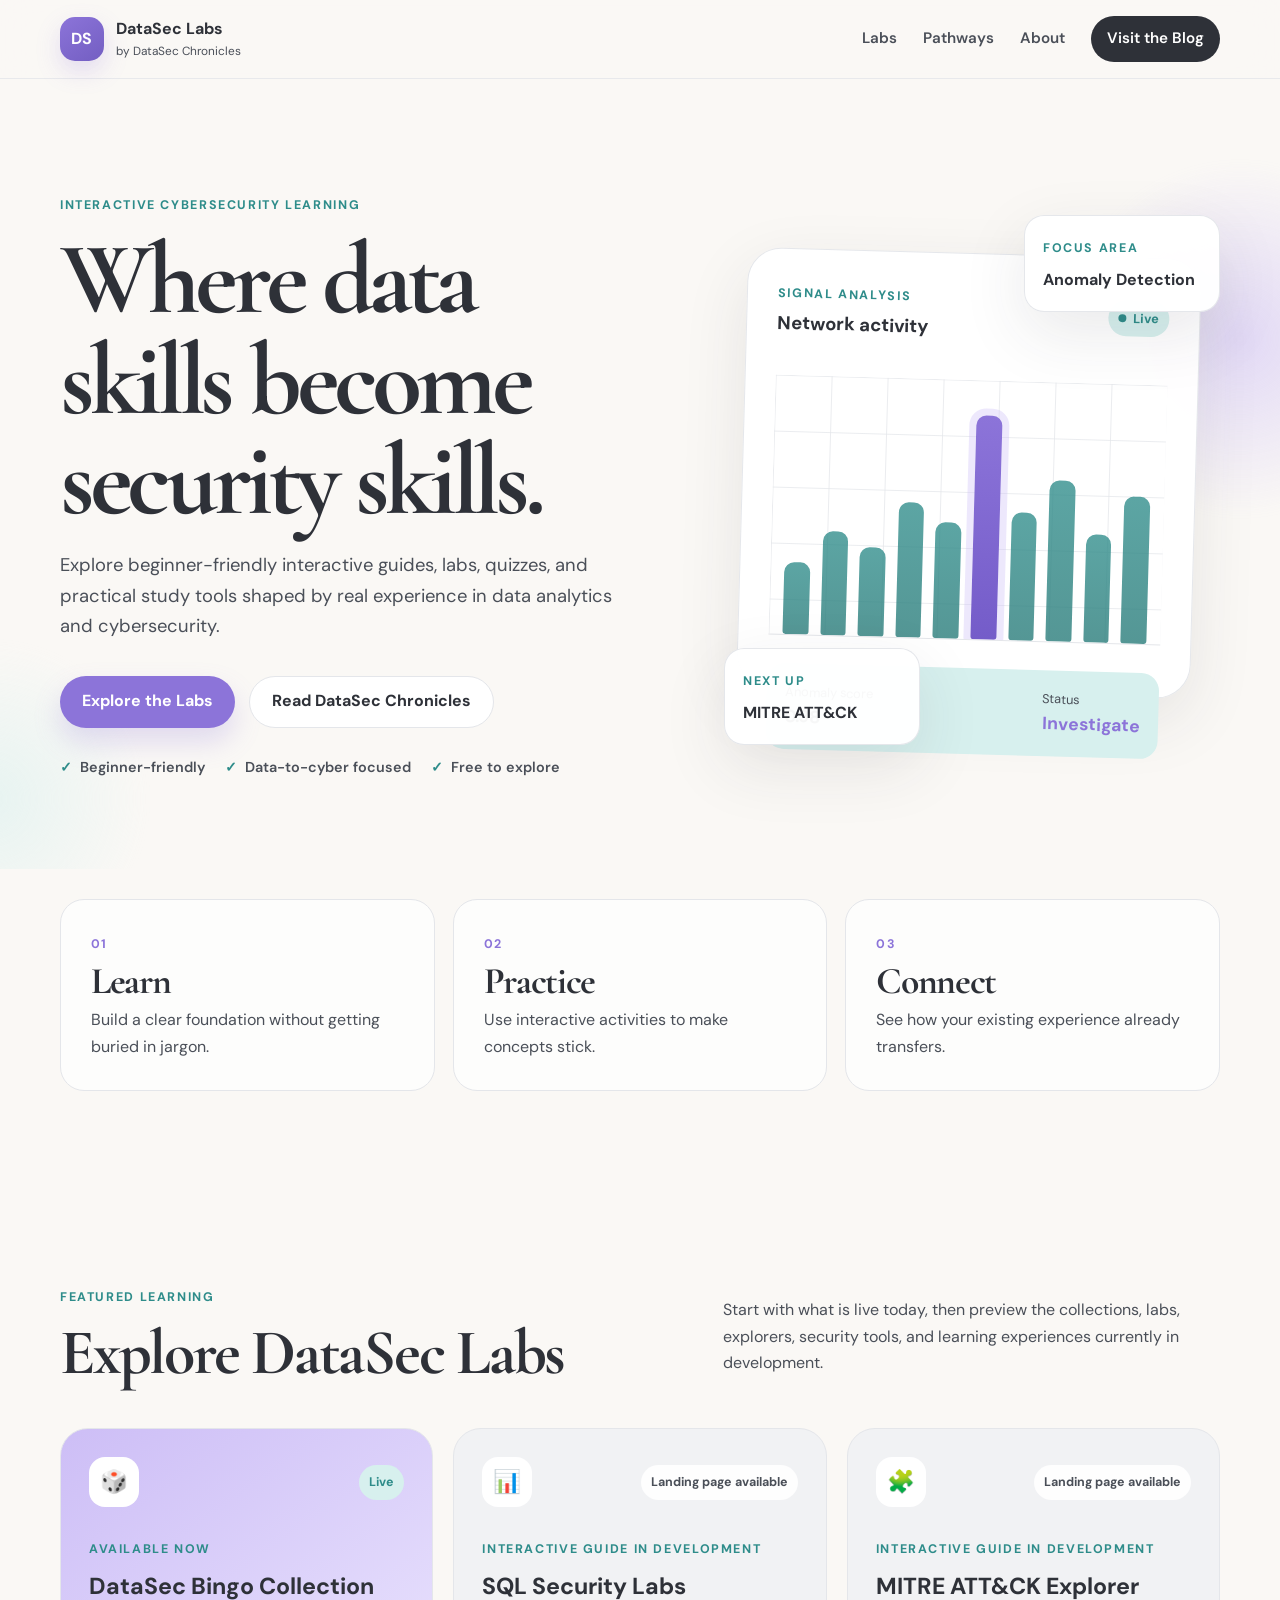
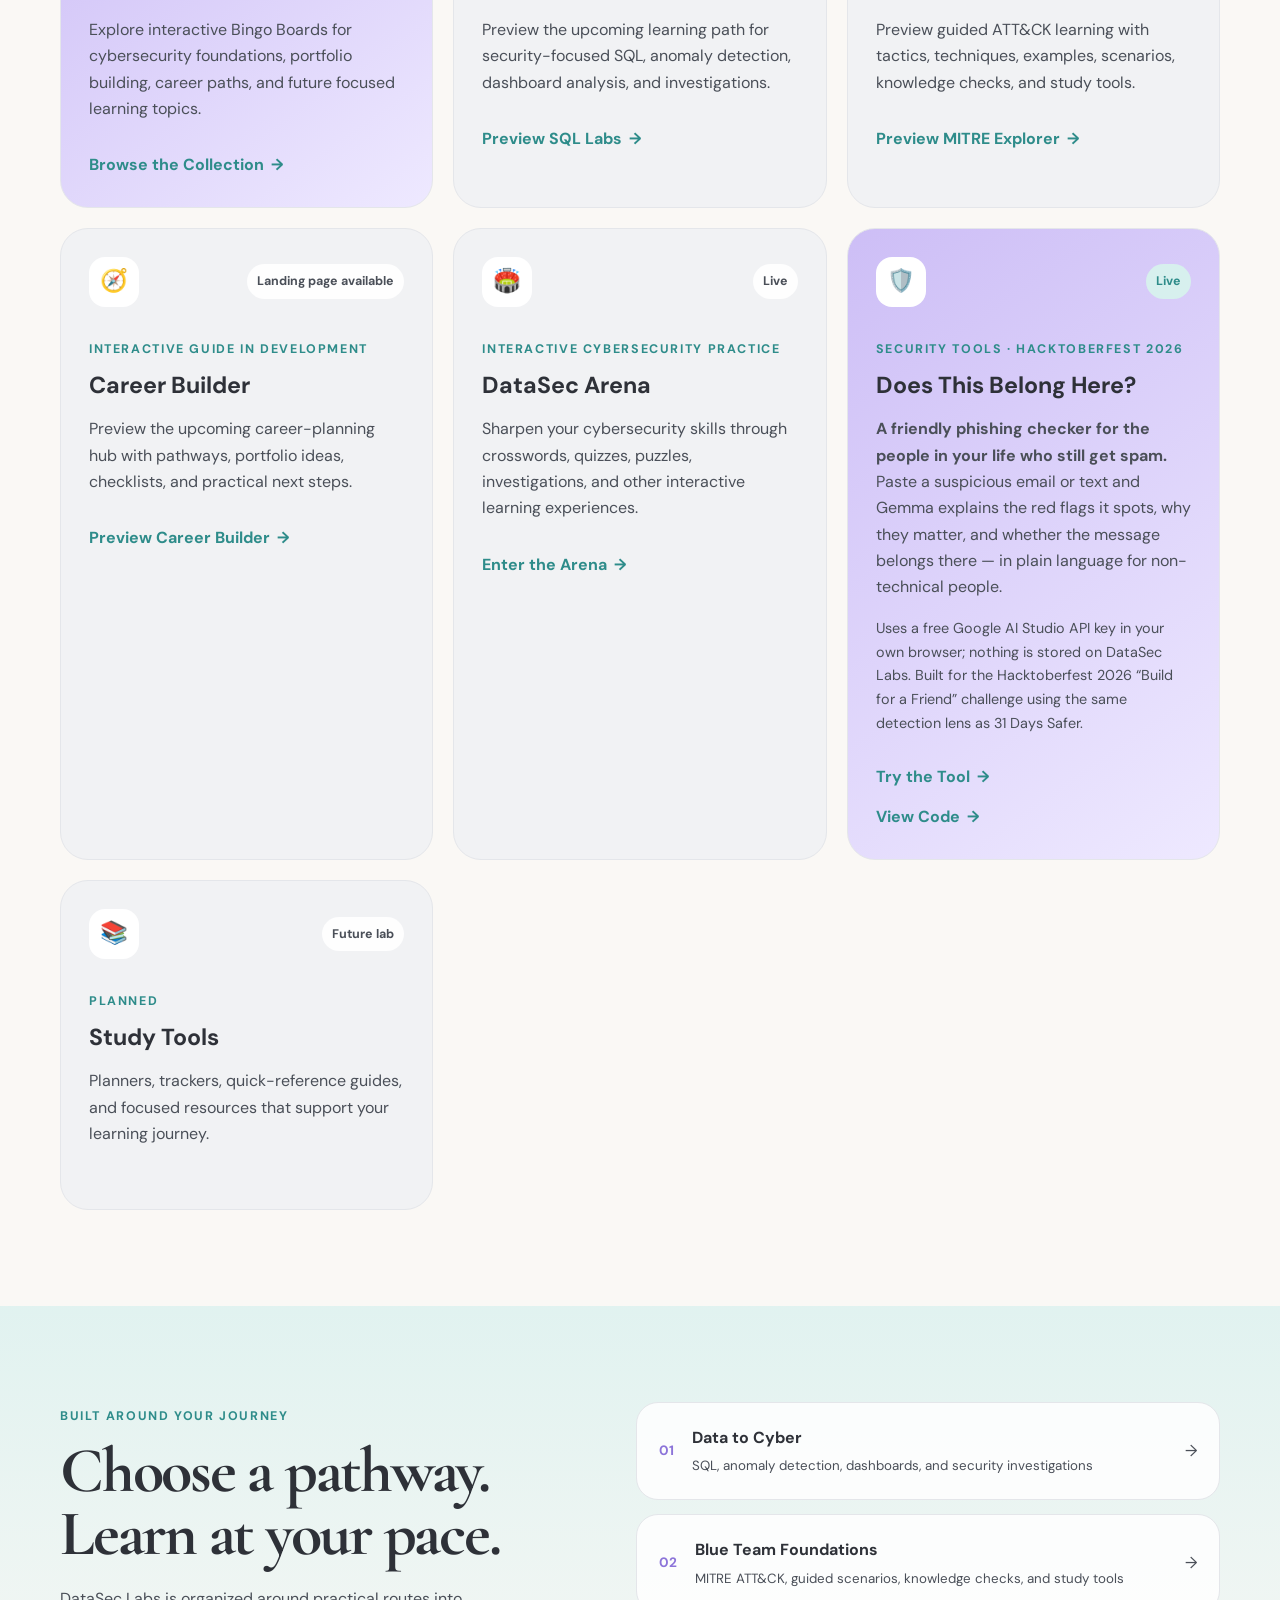
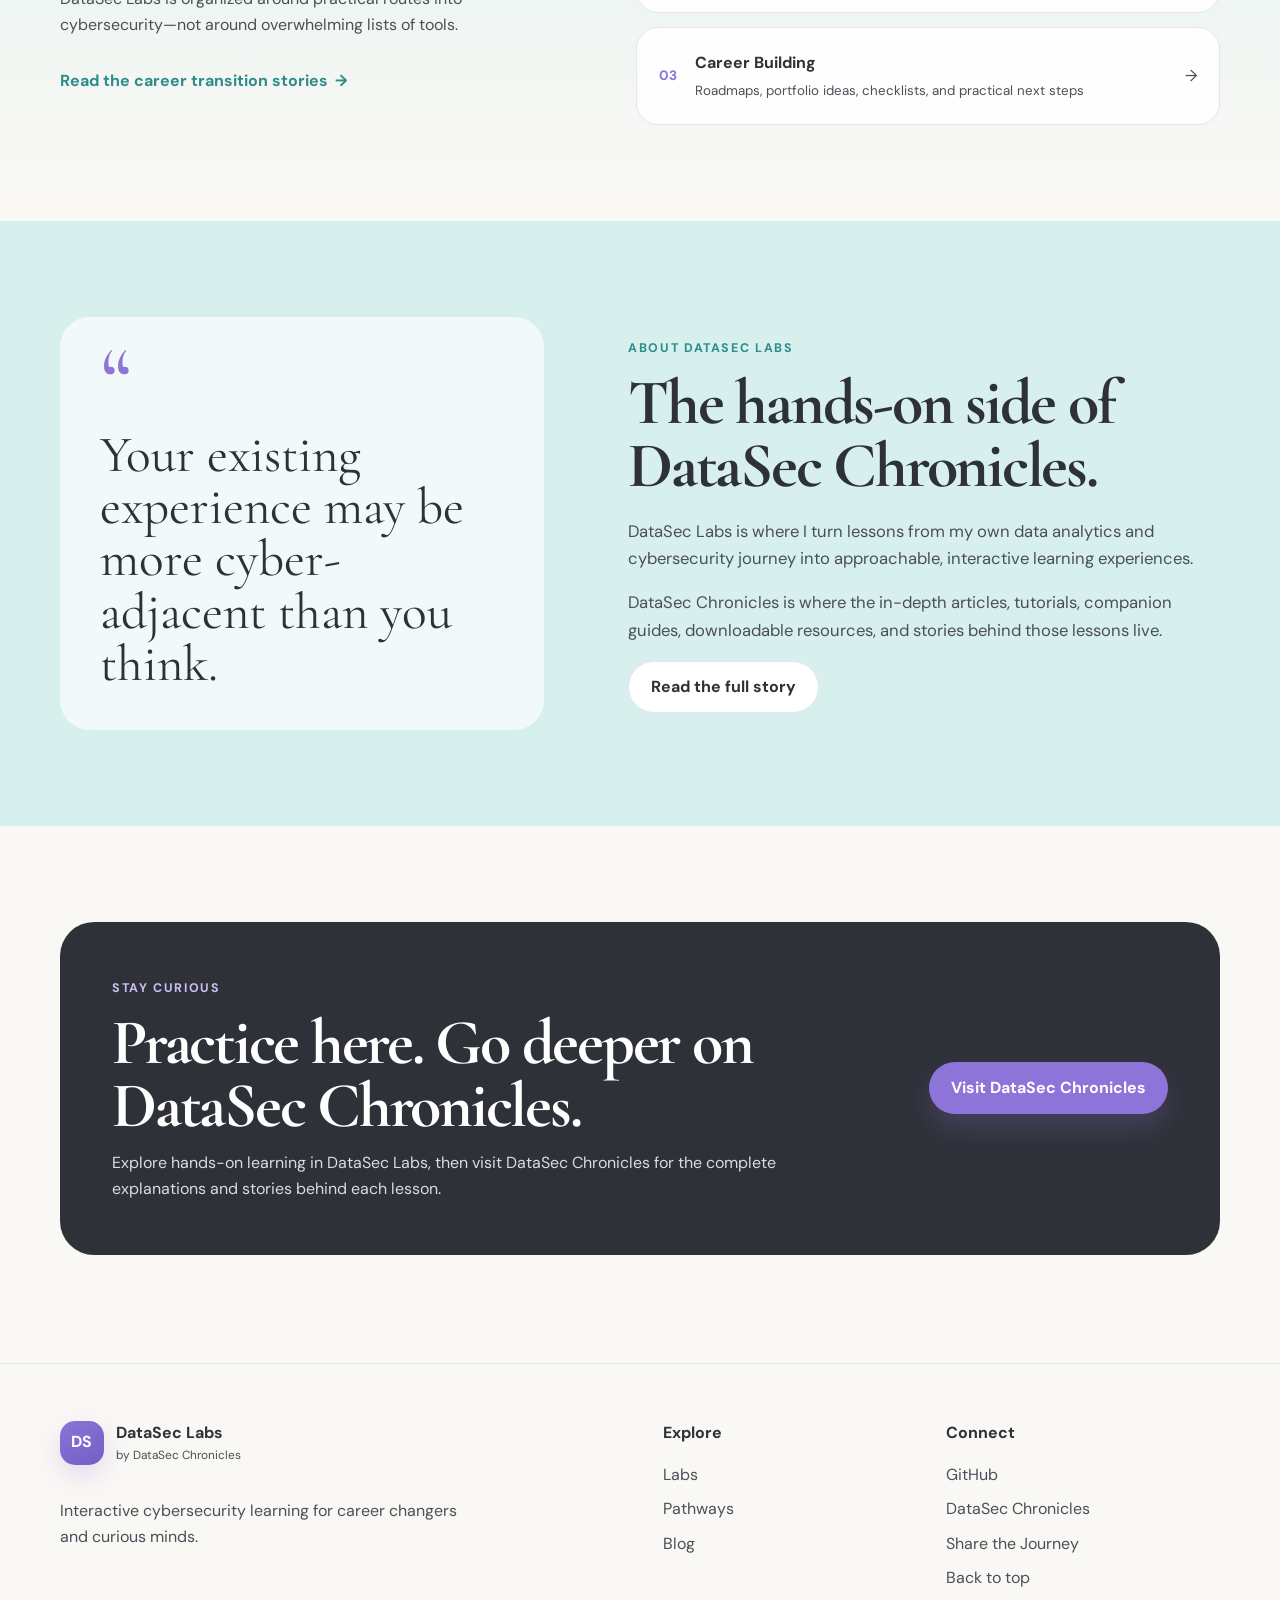
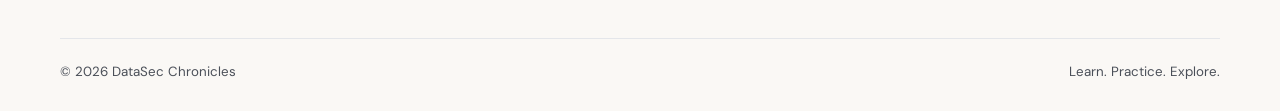
<file: index.html>
<!DOCTYPE html>
<!DOCTYPE html>

<!DOCTYPE html>

<html lang="en">
<head>
<meta charset="utf-8"/>
<meta content="width=device-width, initial-scale=1.0" name="viewport"/>
<meta content="DataSec Labs — interactive cybersecurity boards, labs, explorers, practice experiences, and study tools inspired by real-world experience." name="description"/>
<meta content="#FAF8F5" name="theme-color"/>
<title>DataSec Labs | Interactive Cybersecurity Learning</title>
<link href="https://fonts.googleapis.com" rel="preconnect"/>
<link crossorigin="" href="https://fonts.gstatic.com" rel="preconnect"/>
<link href="https://fonts.googleapis.com/css2?family=Cormorant+Garamond:wght@600;700&amp;family=DM+Sans:wght@400;500;600;700&amp;display=swap" rel="stylesheet"/>
<style>:root {
  --background: #faf8f5;
  --surface: #ffffff;
  --card: #f1f2f4;
  --heading: #2e3138;
  --body: #4a4f58;
  --lavender: #8c74d9;
  --lavender-soft: #cdbef6;
  --teal: #2e8c8a;
  --teal-soft: #d7f0ee;
  --border: #e4e6ea;
  --shadow: 0 22px 65px rgba(46, 49, 56, 0.10);
  --radius-lg: 34px;
  --radius-md: 24px;
  --radius-sm: 16px;
}

* {
  box-sizing: border-box;
}

html {
  scroll-behavior: smooth;
}

body {
  margin: 0;
  overflow-x: hidden;
  background: var(--background);
  color: var(--body);
  font-family: "DM Sans", sans-serif;
  line-height: 1.65;
}

body.menu-open {
  overflow: hidden;
}

a {
  color: inherit;
  text-decoration: none;
}

button,
a {
  -webkit-tap-highlight-color: transparent;
}

button {
  font: inherit;
}

img {
  max-width: 100%;
}

.container {
  width: min(1160px, calc(100% - 40px));
  margin: 0 auto;
}

.sr-only {
  position: absolute;
  width: 1px;
  height: 1px;
  padding: 0;
  margin: -1px;
  overflow: hidden;
  clip: rect(0, 0, 0, 0);
  white-space: nowrap;
  border: 0;
}

.skip-link {
  position: fixed;
  left: 16px;
  top: -60px;
  z-index: 100;
  padding: 10px 14px;
  border-radius: 10px;
  background: var(--heading);
  color: white;
  transition: top 0.2s ease;
}

.skip-link:focus {
  top: 16px;
}

.site-header {
  position: sticky;
  top: 0;
  z-index: 50;
  border-bottom: 1px solid rgba(228, 230, 234, 0.82);
  background: rgba(250, 248, 245, 0.88);
  backdrop-filter: blur(18px);
}

.nav-shell {
  min-height: 78px;
  display: flex;
  align-items: center;
  justify-content: space-between;
  gap: 24px;
}

.brand {
  display: inline-flex;
  align-items: center;
  gap: 12px;
}

.brand-mark {
  width: 44px;
  height: 44px;
  display: grid;
  place-items: center;
  border-radius: 15px;
  background: linear-gradient(145deg, var(--lavender), #735ec2);
  color: white;
  font-weight: 700;
  letter-spacing: 0.03em;
  box-shadow: 0 10px 24px rgba(140, 116, 217, 0.22);
}

.brand-copy strong,
.brand-copy small {
  display: block;
}

.brand-copy strong {
  color: var(--heading);
  font-size: 1rem;
}

.brand-copy small {
  color: var(--body);
  font-size: 0.74rem;
}

.primary-nav {
  display: flex;
  align-items: center;
  gap: 26px;
  font-size: 0.95rem;
  font-weight: 600;
}

.primary-nav a:not(.nav-cta):hover,
.footer-links a:hover {
  color: var(--teal);
}

.nav-cta {
  padding: 10px 16px;
  border-radius: 999px;
  background: var(--heading);
  color: white;
}

.menu-toggle {
  display: none;
  width: 44px;
  height: 44px;
  border: 1px solid var(--border);
  border-radius: 14px;
  background: white;
}

.menu-toggle span:not(.sr-only) {
  display: block;
  width: 18px;
  height: 2px;
  margin: 4px auto;
  border-radius: 999px;
  background: var(--heading);
}

.hero {
  position: relative;
  overflow: hidden;
  padding: 112px 0 90px;
}

.hero-orb {
  position: absolute;
  border-radius: 50%;
  filter: blur(4px);
  opacity: 0.54;
  pointer-events: none;
}

.hero-orb-one {
  width: 360px;
  height: 360px;
  right: -140px;
  top: 80px;
  background: radial-gradient(circle at center, var(--lavender-soft), transparent 70%);
}

.hero-orb-two {
  width: 320px;
  height: 320px;
  left: -170px;
  bottom: -90px;
  background: radial-gradient(circle at center, var(--teal-soft), transparent 70%);
}

.hero-grid {
  position: relative;
  display: grid;
  grid-template-columns: 1.08fr 0.92fr;
  align-items: center;
  gap: 82px;
}

.eyebrow,
.card-kicker,
.visual-kicker,
.floating-label {
  display: inline-block;
  color: var(--teal);
  font-size: 0.78rem;
  font-weight: 700;
  letter-spacing: 0.13em;
  text-transform: uppercase;
}

h1,
h2 {
  margin: 12px 0 20px;
  color: var(--heading);
  font-family: "Cormorant Garamond", serif;
  line-height: 0.98;
}

h1 {
  max-width: 760px;
  font-size: clamp(4rem, 8vw, 7.1rem);
  letter-spacing: -0.05em;
}

h2 {
  font-size: clamp(2.8rem, 5vw, 4.8rem);
  letter-spacing: -0.035em;
}

h3 {
  margin: 10px 0 14px;
  color: var(--heading);
  font-size: 1.45rem;
  line-height: 1.25;
}

.hero-lede {
  max-width: 680px;
  font-size: 1.15rem;
}

.hero-actions {
  display: flex;
  flex-wrap: wrap;
  gap: 14px;
  margin: 34px 0 28px;
}

.button {
  min-height: 52px;
  display: inline-flex;
  align-items: center;
  justify-content: center;
  padding: 0 22px;
  border-radius: 999px;
  font-weight: 700;
  transition: transform 180ms ease, box-shadow 180ms ease, background 180ms ease;
}

.button:hover {
  transform: translateY(-2px);
}

.button-primary {
  background: var(--lavender);
  color: white;
  box-shadow: 0 14px 28px rgba(140, 116, 217, 0.23);
}

.button-primary:hover {
  background: #7f67cf;
}

.button-secondary {
  border: 1px solid var(--border);
  background: white;
  color: var(--heading);
}

.hero-meta {
  display: flex;
  flex-wrap: wrap;
  gap: 20px;
  margin: 0;
  padding: 0;
  list-style: none;
  font-size: 0.9rem;
  font-weight: 600;
}

.hero-meta li::before {
  content: "✓";
  margin-right: 8px;
  color: var(--teal);
}

.hero-visual {
  position: relative;
  min-height: 540px;
}

.visual-card,
.floating-card {
  border: 1px solid rgba(228, 230, 234, 0.95);
  background: rgba(255, 255, 255, 0.96);
  box-shadow: var(--shadow);
}

.visual-card-main {
  position: absolute;
  inset: 38px 24px 62px 18px;
  padding: 30px;
  border-radius: 34px;
  transform: rotate(1.6deg);
}

.visual-header,
.signal-row {
  display: flex;
  align-items: center;
  justify-content: space-between;
  gap: 22px;
}

.visual-header strong {
  display: block;
  margin-top: 3px;
  color: var(--heading);
  font-size: 1.16rem;
}

.live-badge {
  display: inline-flex;
  align-items: center;
  gap: 7px;
  padding: 7px 10px;
  border-radius: 999px;
  background: var(--teal-soft);
  color: var(--teal);
  font-size: 0.8rem;
  font-weight: 700;
}

.live-badge span {
  width: 8px;
  height: 8px;
  border-radius: 50%;
  background: var(--teal);
}

.chart-shell {
  position: relative;
  height: 260px;
  margin: 36px 0 28px;
  overflow: hidden;
  border-bottom: 1px solid var(--border);
}

.chart-grid {
  position: absolute;
  inset: 0;
  background-image:
    linear-gradient(to right, rgba(228,230,234,.75) 1px, transparent 1px),
    linear-gradient(to bottom, rgba(228,230,234,.75) 1px, transparent 1px);
  background-size: 56px 56px;
}

.bars {
  position: absolute;
  inset: 18px 14px 0;
  display: flex;
  align-items: flex-end;
  gap: 12px;
}

.bars span {
  flex: 1;
  min-width: 10px;
  border-radius: 10px 10px 3px 3px;
  background: linear-gradient(to top, #247977, var(--teal));
  opacity: 0.78;
}

.bars .bar-anomaly {
  background: linear-gradient(to top, #745cc9, var(--lavender));
  opacity: 1;
  box-shadow: 0 0 0 7px rgba(205, 190, 246, 0.36);
}

.signal-row {
  padding: 18px;
  border-radius: 18px;
  background: var(--teal-soft);
}

.signal-row div {
  display: flex;
  flex-direction: column;
}

.signal-row span {
  font-size: 0.8rem;
}

.signal-row strong {
  color: var(--heading);
  font-size: 1.1rem;
}

.signal-row .status-text {
  color: var(--lavender);
}

.floating-card {
  position: absolute;
  width: 196px;
  padding: 18px;
  border-radius: 20px;
}

.floating-card strong {
  display: block;
  margin-top: 6px;
  color: var(--heading);
}

.floating-card-top {
  top: 0;
  right: 0;
}

.floating-card-bottom {
  left: 0;
  bottom: 10px;
}

.section {
  padding: 96px 0;
}

.intro-strip {
  padding-top: 30px;
}

.strip-grid {
  display: grid;
  grid-template-columns: repeat(3, 1fr);
  gap: 18px;
}

.strip-grid > div {
  padding: 30px;
  border: 1px solid var(--border);
  border-radius: 24px;
  background: rgba(255,255,255,0.72);
}

.strip-number {
  color: var(--lavender);
  font-size: 0.78rem;
  font-weight: 700;
  letter-spacing: 0.12em;
}

.strip-grid h2 {
  margin: 6px 0 8px;
  font-size: 2.35rem;
}

.strip-grid p {
  margin: 0;
}

.section-heading {
  display: grid;
  grid-template-columns: 1fr 0.82fr;
  align-items: end;
  gap: 58px;
  margin-bottom: 44px;
}

.section-heading h2 {
  margin-bottom: 0;
}

.section-heading > p {
  max-width: 500px;
  margin: 0 0 8px;
}

.lab-grid {
  display: grid;
  grid-template-columns: repeat(3, minmax(0, 1fr));
  gap: 20px;
}

.lab-card {
  min-height: 330px;
  padding: 28px;
  border: 1px solid var(--border);
  border-radius: 28px;
  background: var(--card);
  transition: transform 180ms ease, box-shadow 180ms ease;
}

.lab-card:hover {
  transform: translateY(-6px);
  box-shadow: var(--shadow);
}

.lab-card-featured {
  background: linear-gradient(145deg, var(--lavender-soft), #eee9ff);
}

.card-topline {
  display: flex;
  justify-content: space-between;
  align-items: center;
  margin-bottom: 28px;
}

.card-icon {
  width: 50px;
  height: 50px;
  display: grid;
  place-items: center;
  border-radius: 16px;
  background: white;
  font-size: 1.4rem;
}

.pill {
  padding: 7px 10px;
  border-radius: 999px;
  background: rgba(255,255,255,0.9);
  color: var(--body);
  font-size: 0.78rem;
  font-weight: 700;
}

.pill-live {
  background: var(--teal-soft);
  color: var(--teal);
}

.card-link,
.text-link {
  display: inline-flex;
  gap: 7px;
  margin-top: 14px;
  color: var(--teal);
  font-weight: 700;
}

.pathway-section {
  background: linear-gradient(180deg, rgba(215,240,238,0.72), rgba(250,248,245,0.3));
}

.pathway-grid {
  display: grid;
  grid-template-columns: 0.92fr 1.08fr;
  gap: 78px;
  align-items: start;
}

.pathway-copy p {
  max-width: 520px;
}

.pathway-list {
  display: grid;
  gap: 14px;
}

.pathway-item {
  display: grid;
  grid-template-columns: auto 1fr auto;
  align-items: center;
  gap: 18px;
  padding: 22px;
  border: 1px solid var(--border);
  border-radius: 22px;
  background: rgba(255,255,255,0.86);
  transition: transform 180ms ease, box-shadow 180ms ease;
}

.pathway-item:hover {
  transform: translateX(5px);
  box-shadow: 0 16px 38px rgba(46,49,56,0.08);
}

.pathway-number {
  color: var(--lavender);
  font-size: 0.85rem;
  font-weight: 700;
}

.pathway-item strong,
.pathway-item small {
  display: block;
}

.pathway-item strong {
  color: var(--heading);
}

.pathway-item small {
  margin-top: 4px;
  color: var(--body);
}

.about-section {
  background: var(--teal-soft);
}

.about-grid {
  display: grid;
  grid-template-columns: 0.9fr 1.1fr;
  align-items: center;
  gap: 84px;
}

.about-quote {
  position: relative;
  padding: 40px;
  border-radius: 30px;
  background: rgba(255,255,255,0.68);
}

.quote-mark {
  display: block;
  color: var(--lavender);
  font-family: "Cormorant Garamond", serif;
  font-size: 6rem;
  line-height: 0.5;
}

blockquote {
  margin: 24px 0 0;
  color: var(--heading);
  font-family: "Cormorant Garamond", serif;
  font-size: clamp(2.2rem, 4vw, 3.7rem);
  line-height: 1.02;
}

.about-copy p {
  font-size: 1.04rem;
}

.closing-section {
  padding-bottom: 108px;
}

.closing-card {
  display: flex;
  align-items: center;
  justify-content: space-between;
  gap: 34px;
  padding: 52px;
  border-radius: 34px;
  background: var(--heading);
}

.closing-card h2 {
  max-width: 760px;
  margin-bottom: 12px;
  color: white;
}

.closing-card p {
  max-width: 680px;
  margin: 0;
  color: #d9dce2;
}

.closing-card .eyebrow {
  color: var(--lavender-soft);
}

footer {
  padding: 56px 0 28px;
  border-top: 1px solid var(--border);
}

.footer-grid {
  display: grid;
  grid-template-columns: 1.2fr 0.5fr 0.6fr;
  gap: 54px;
}

.footer-brand {
  margin-bottom: 16px;
}

.footer-grid p {
  max-width: 420px;
}

.footer-links {
  display: grid;
  align-content: start;
  gap: 8px;
}

.footer-links strong {
  margin-bottom: 8px;
  color: var(--heading);
}

.footer-bottom {
  display: flex;
  justify-content: space-between;
  gap: 20px;
  margin-top: 46px;
  padding-top: 22px;
  border-top: 1px solid var(--border);
}

.reveal {
  opacity: 0;
  transform: translateY(22px);
  transition: opacity 650ms ease, transform 650ms ease;
}

.reveal.visible {
  opacity: 1;
  transform: translateY(0);
}

@media (prefers-reduced-motion: reduce) {
  html {
    scroll-behavior: auto;
  }

  .reveal {
    opacity: 1;
    transform: none;
    transition: none;
  }

  * {
    animation: none !important;
    transition: none !important;
  }
}

@media (max-width: 940px) {
  .menu-toggle {
    display: inline-block;
  }

  .primary-nav {
    position: fixed;
    left: 20px;
    right: 20px;
    top: 88px;
    display: none;
    padding: 22px;
    border: 1px solid var(--border);
    border-radius: 22px;
    background: rgba(255,255,255,0.98);
    box-shadow: var(--shadow);
  }

  .primary-nav.open {
    display: grid;
  }

  .nav-cta {
    text-align: center;
  }

  .hero-grid,
  .section-heading,
  .pathway-grid,
  .about-grid {
    grid-template-columns: 1fr;
  }

  .hero {
    padding-top: 72px;
  }

  .hero-grid {
    gap: 48px;
  }

  .hero-visual {
    min-height: 500px;
  }

  .strip-grid {
    grid-template-columns: 1fr;
  }

  .lab-grid {
    grid-template-columns: repeat(2, minmax(0, 1fr));
  }

  .section-heading {
    gap: 16px;
  }

  .closing-card {
    align-items: flex-start;
    flex-direction: column;
  }

  .footer-grid {
    grid-template-columns: 1fr 1fr;
  }

  .footer-grid > :first-child {
    grid-column: 1 / -1;
  }
}

@media (max-width: 640px) {
  .container {
    width: min(100% - 24px, 1160px);
  }

  .brand-copy small {
    display: none;
  }

  .hero {
    padding: 56px 0 52px;
  }

  h1 {
    font-size: 4.05rem;
  }

  h2 {
    font-size: 3rem;
  }

  .hero-visual {
    min-height: 410px;
  }

  .visual-card-main {
    inset: 36px 6px 56px 6px;
    padding: 20px;
  }

  .chart-shell {
    height: 190px;
  }

  .bars {
    gap: 7px;
  }

  .floating-card {
    width: 158px;
    padding: 14px;
    font-size: 0.82rem;
  }

  .lab-grid {
    grid-template-columns: 1fr;
  }

  .section {
    padding: 70px 0;
  }

  .closing-card {
    padding: 34px 24px;
  }

  .footer-grid {
    grid-template-columns: 1fr;
  }

  .footer-grid > :first-child {
    grid-column: auto;
  }

  .footer-bottom {
    flex-direction: column;
  }
}
</style>
</head>
<body>
<a class="skip-link" href="#main">Skip to content</a>
<header class="site-header">
<div class="container nav-shell">
<a aria-label="DataSec Labs home" class="brand" href="#top">
<span class="brand-mark">DS</span>
<span class="brand-copy">
<strong>DataSec Labs</strong>
<small>by DataSec Chronicles</small>
</span>
</a>
<button aria-controls="primary-nav" aria-expanded="false" class="menu-toggle" type="button">
<span></span><span></span><span></span>
<span class="sr-only">Toggle navigation</span>
</button>
<nav aria-label="Primary navigation" class="primary-nav" id="primary-nav">
<a href="#labs">Labs</a>
<a href="#pathways">Pathways</a>
<a href="#about">About</a>
<a class="nav-cta" href="https://www.datasecchronicles.com/">Visit the Blog</a>
</nav>
</div>
</header>
<main id="main">
<section class="hero" id="top">
<div class="hero-orb hero-orb-one"></div>
<div class="hero-orb hero-orb-two"></div>
<div class="container hero-grid">
<div class="hero-copy reveal">
<span class="eyebrow">Interactive cybersecurity learning</span>
<h1>Where data skills become security skills.</h1>
<p class="hero-lede">Explore beginner-friendly interactive guides, labs, quizzes, and practical study tools shaped by real experience in data analytics and cybersecurity.</p>
<div class="hero-actions">
<a class="button button-primary" href="#labs">Explore the Labs</a>
<a class="button button-secondary" href="https://www.datasecchronicles.com/">
              Read DataSec Chronicles
            </a>
</div>
<ul aria-label="Site highlights" class="hero-meta">
<li>Beginner-friendly</li>
<li>Data-to-cyber focused</li>
<li>Free to explore</li>
</ul>
</div>
<div aria-label="Illustration of anomaly detection and security analytics" class="hero-visual reveal">
<div class="visual-card visual-card-main">
<div class="visual-header">
<div>
<span class="visual-kicker">Signal analysis</span>
<strong>Network activity</strong>
</div>
<span class="live-badge"><span></span>Live</span>
</div>
<div class="chart-shell">
<div class="chart-grid"></div>
<div aria-hidden="true" class="bars">
<span style="height: 30%"></span>
<span style="height: 43%"></span>
<span style="height: 37%"></span>
<span style="height: 56%"></span>
<span style="height: 48%"></span>
<span class="bar-anomaly" style="height: 93%"></span>
<span style="height: 53%"></span>
<span style="height: 67%"></span>
<span style="height: 45%"></span>
<span style="height: 61%"></span>
</div>
</div>
<div class="signal-row">
<div>
<span>Anomaly score</span>
<strong>0.98</strong>
</div>
<div>
<span>Status</span>
<strong class="status-text">Investigate</strong>
</div>
</div>
</div>
<div class="floating-card floating-card-top">
<span class="floating-label">Focus area</span>
<strong>Anomaly Detection</strong>
</div>
<div class="floating-card floating-card-bottom">
<span class="floating-label">Next up</span>
<strong>MITRE ATT&amp;CK</strong>
</div>
</div>
</div>
</section>
<section class="section intro-strip">
<div class="container strip-grid reveal">
<div>
<span class="strip-number">01</span>
<h2>Learn</h2>
<p>Build a clear foundation without getting buried in jargon.</p>
</div>
<div>
<span class="strip-number">02</span>
<h2>Practice</h2>
<p>Use interactive activities to make concepts stick.</p>
</div>
<div>
<span class="strip-number">03</span>
<h2>Connect</h2>
<p>See how your existing experience already transfers.</p>
</div>
</div>
</section>
<section class="section" id="labs">
<div class="container">
<div class="section-heading reveal">
<div>
<span class="eyebrow">Featured learning</span>
<h2>Explore DataSec Labs</h2>
</div>
<p>Start with what is live today, then preview the collections, labs, explorers, security tools, and learning experiences currently in development.</p>
</div>
<div class="lab-grid">
<article class="lab-card lab-card-featured reveal">
<div class="card-topline"><span class="card-icon">🎲</span><span class="pill pill-live">Live</span></div>
<span class="card-kicker">Available now</span>
<h3>DataSec Bingo Collection</h3>
<p>Explore interactive Bingo Boards for cybersecurity foundations, portfolio building, career paths, and future focused learning topics.</p>
<a class="card-link" href="bingo/">Browse the Collection <span>→</span></a>
</article>
<article class="lab-card reveal">
<div class="card-topline"><span class="card-icon">📊</span><span class="pill">Landing page available</span></div>
<span class="card-kicker">Interactive guide in development</span>
<h3>SQL Security Labs</h3>
<p>Preview the upcoming learning path for security-focused SQL, anomaly detection, dashboard analysis, and investigations.</p>
<a class="card-link" href="sql/">Preview SQL Labs <span>→</span></a>
</article>
<article class="lab-card reveal">
<div class="card-topline"><span class="card-icon">🧩</span><span class="pill">Landing page available</span></div>
<span class="card-kicker">Interactive guide in development</span>
<h3>MITRE ATT&amp;CK Explorer</h3>
<p>Preview guided ATT&amp;CK learning with tactics, techniques, examples, scenarios, knowledge checks, and study tools.</p>
<a class="card-link" href="mitre/">Preview MITRE Explorer <span>→</span></a>
</article>
<article class="lab-card reveal">
<div class="card-topline"><span class="card-icon">🧭</span><span class="pill">Landing page available</span></div>
<span class="card-kicker">Interactive guide in development</span>
<h3>Career Builder</h3>
<p>Preview the upcoming career-planning hub with pathways, portfolio ideas, checklists, and practical next steps.</p>
<a class="card-link" href="checklists/">Preview Career Builder <span>→</span></a>
</article>
<article class="lab-card reveal">
<div class="card-topline"><span class="card-icon">🏟️</span><span class="pill">Live</span></div>
<span class="card-kicker">Interactive cybersecurity practice</span>
<h3>DataSec Arena</h3>
<p>Sharpen your cybersecurity skills through crosswords, quizzes, puzzles, investigations, and other interactive learning experiences.</p>
<a class="card-link" href="/arena/">Enter the Arena <span>→</span></a>
</article>
<article class="lab-card lab-card-featured reveal">
<div class="card-topline"><span class="card-icon">🛡️</span><span class="pill pill-live">Live</span></div>
<span class="card-kicker">Security Tools · Hacktoberfest 2026</span>
<h3>Does This Belong Here?</h3>
<p><strong>A friendly phishing checker for the people in your life who still get spam.</strong> Paste a suspicious email or text and Gemma explains the red flags it spots, why they matter, and whether the message belongs there — in plain language for non-technical people.</p>
<p style="font-size:.9rem">Uses a free Google AI Studio API key in your own browser; nothing is stored on DataSec Labs. Built for the Hacktoberfest 2026 “Build for a Friend” challenge using the same detection lens as 31 Days Safer.</p>
<a class="card-link" href="tools/does-this-belong-here/">Try the Tool <span>→</span></a><br/>
<a class="card-link" href="https://github.com/Tash925/does-this-belong-here">View Code <span>→</span></a>
</article>
<article class="lab-card reveal">
<div class="card-topline"><span class="card-icon">📚</span><span class="pill">Future lab</span></div>
<span class="card-kicker">Planned</span>
<h3>Study Tools</h3>
<p>Planners, trackers, quick-reference guides, and focused resources that support your learning journey.</p>
</article>
</div>
</div>
</section>
<section class="section pathway-section" id="pathways">
<div class="container pathway-grid">
<div class="pathway-copy reveal">
<span class="eyebrow">Built around your journey</span>
<h2>Choose a pathway. Learn at your pace.</h2>
<p>
            DataSec Labs is organized around practical routes into cybersecurity—not around overwhelming lists of tools.
          </p>
<a class="text-link" href="https://www.datasecchronicles.com/">
            Read the career transition stories <span>→</span>
</a>
</div>
<div class="pathway-list reveal">
<a class="pathway-item" href="sql/">
<span class="pathway-number">01</span>
<div>
<strong>Data to Cyber</strong>
<small>SQL, anomaly detection, dashboards, and security investigations</small>
</div>
<span>→</span>
</a>
<a class="pathway-item" href="mitre/">
<span class="pathway-number">02</span>
<div>
<strong>Blue Team Foundations</strong>
<small>MITRE ATT&amp;CK, guided scenarios, knowledge checks, and study tools</small>
</div>
<span>→</span>
</a>
<a class="pathway-item" href="checklists/">
<span class="pathway-number">03</span>
<div>
<strong>Career Building</strong>
<small>Roadmaps, portfolio ideas, checklists, and practical next steps</small>
</div>
<span>→</span>
</a>
</div>
</div>
</section>
<section class="section about-section" id="about">
<div class="container about-grid">
<div class="about-quote reveal">
<span class="quote-mark">“</span>
<blockquote>
            Your existing experience may be more cyber-adjacent than you think.
          </blockquote>
</div>
<div class="about-copy reveal">
<span class="eyebrow">About DataSec Labs</span>
<h2>The hands-on side of DataSec Chronicles.</h2>
<p>DataSec Labs is where I turn lessons from my own data analytics and cybersecurity journey into approachable, interactive learning experiences.</p>
<p>DataSec Chronicles is where the in-depth articles, tutorials, companion guides, downloadable resources, and stories behind those lessons live.</p>
<a class="button button-secondary" href="https://www.datasecchronicles.com/about">
            Read the full story
          </a>
</div>
</div>
</section>
<section class="section closing-section">
<div class="container closing-card reveal">
<div>
<span class="eyebrow">Stay curious</span>
<h2>Practice here. Go deeper on DataSec Chronicles.</h2>
<p>Explore hands-on learning in DataSec Labs, then visit DataSec Chronicles for the complete explanations and stories behind each lesson.</p>
</div>
<a class="button button-primary" href="https://www.datasecchronicles.com/">
          Visit DataSec Chronicles
        </a>
</div>
</section>
</main>
<footer>
<div class="container footer-grid">
<div>
<a class="brand footer-brand" href="#top">
<span class="brand-mark">DS</span>
<span class="brand-copy">
<strong>DataSec Labs</strong>
<small>by DataSec Chronicles</small>
</span>
</a>
<p>Interactive cybersecurity learning for career changers and curious minds.</p>
</div>
<div class="footer-links">
<strong>Explore</strong>
<a href="#labs">Labs</a>
<a href="#pathways">Pathways</a>
<a href="https://www.datasecchronicles.com/">Blog</a>
</div>
<div class="footer-links">
<strong>Connect</strong>
<a href="https://github.com/Tash925">GitHub</a>
<a href="https://www.datasecchronicles.com/">DataSec Chronicles</a>
<a href="https://www.datasecchronicles.com/share-the-journey">Share the Journey</a><a href="#top">Back to top</a>
</div>
</div>
<div class="container footer-bottom">
<small>© <span id="year"></span> DataSec Chronicles</small>
<small>Learn. Practice. Explore.</small>
</div>
</footer>
<script>const year = document.getElementById("year");
if (year) {
  year.textContent = new Date().getFullYear();
}

const menuToggle = document.querySelector(".menu-toggle");
const primaryNav = document.querySelector(".primary-nav");

if (menuToggle && primaryNav) {
  menuToggle.addEventListener("click", () => {
    const isOpen = primaryNav.classList.toggle("open");
    menuToggle.setAttribute("aria-expanded", String(isOpen));
    document.body.classList.toggle("menu-open", isOpen);
  });

  primaryNav.querySelectorAll("a").forEach((link) => {
    link.addEventListener("click", () => {
      primaryNav.classList.remove("open");
      menuToggle.setAttribute("aria-expanded", "false");
      document.body.classList.remove("menu-open");
    });
  });
}

const revealItems = document.querySelectorAll(".reveal");

if ("IntersectionObserver" in window) {
  const observer = new IntersectionObserver(
    (entries) => {
      entries.forEach((entry) => {
        if (entry.isIntersecting) {
          entry.target.classList.add("visible");
          observer.unobserve(entry.target);
        }
      });
    },
    { threshold: 0.12 }
  );

  revealItems.forEach((item) => observer.observe(item));
} else {
  revealItems.forEach((item) => item.classList.add("visible"));
}
</script>
</body>
</html>
</file>
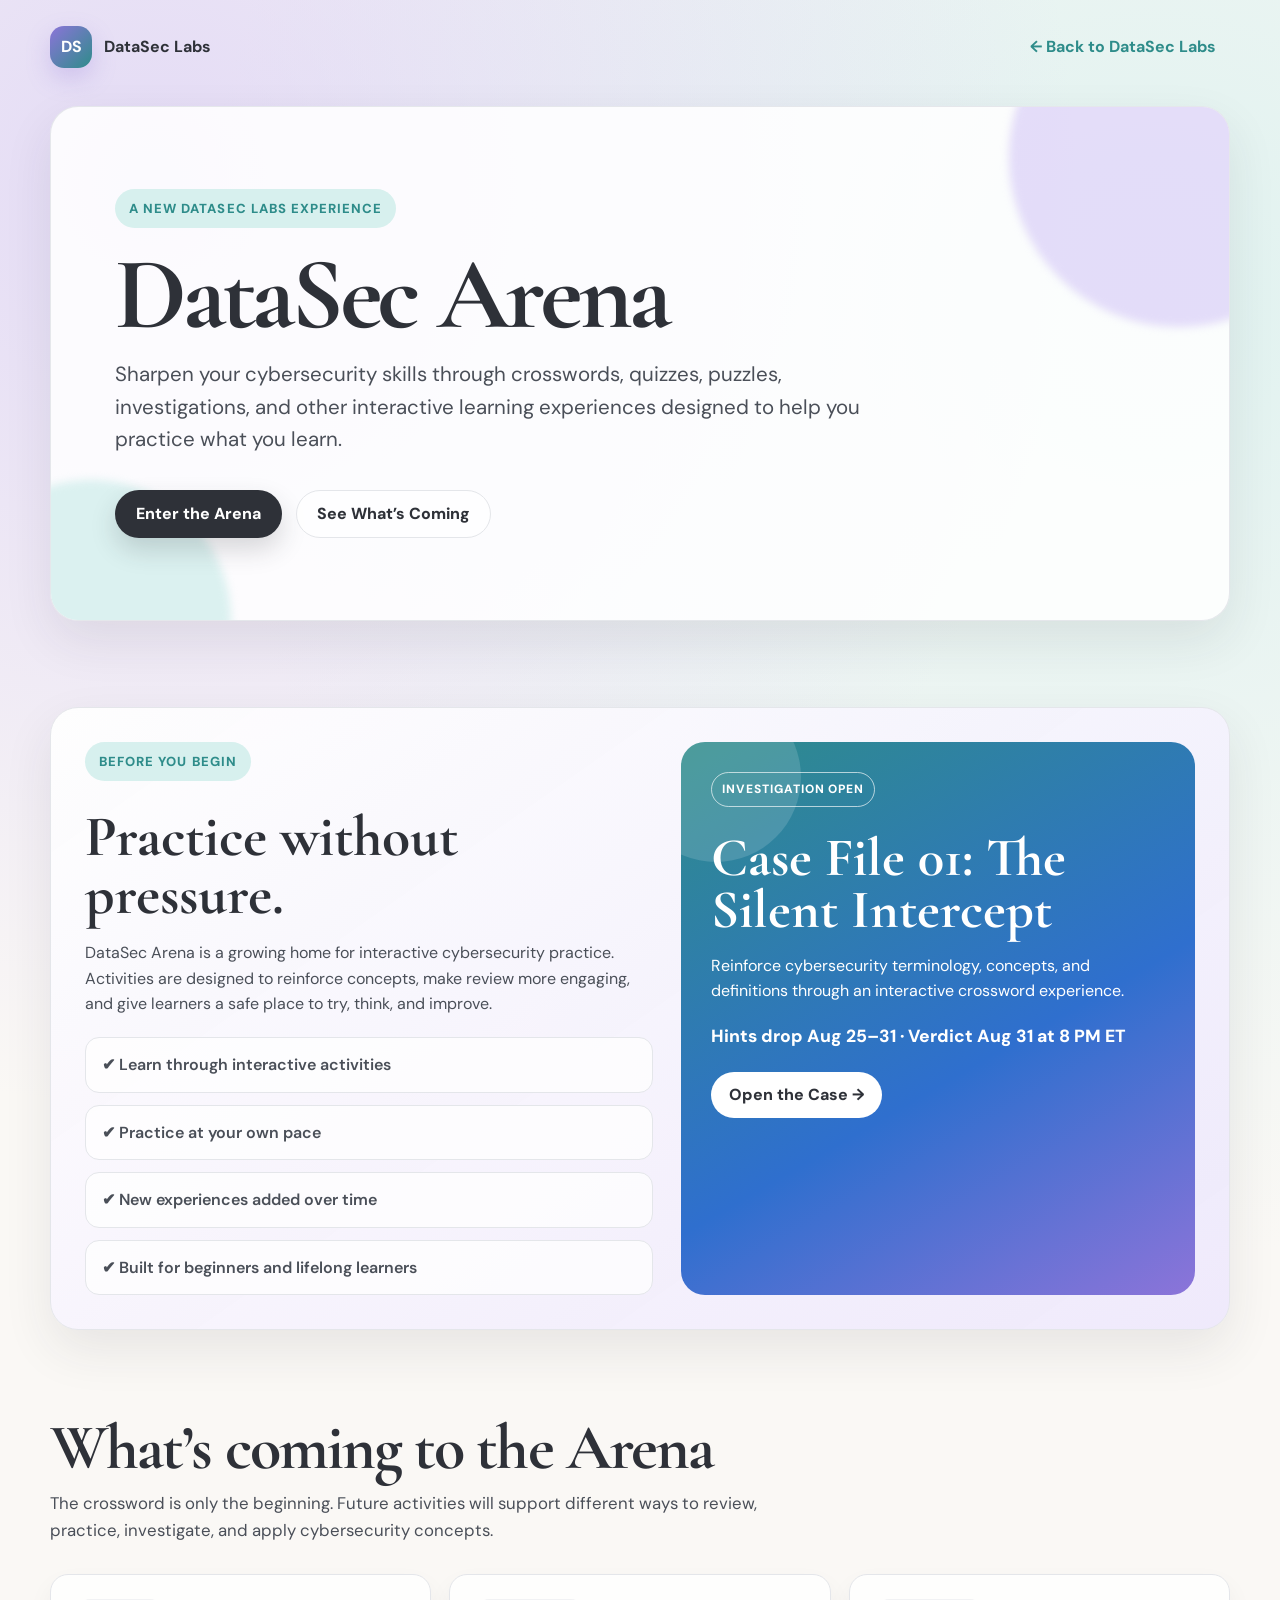
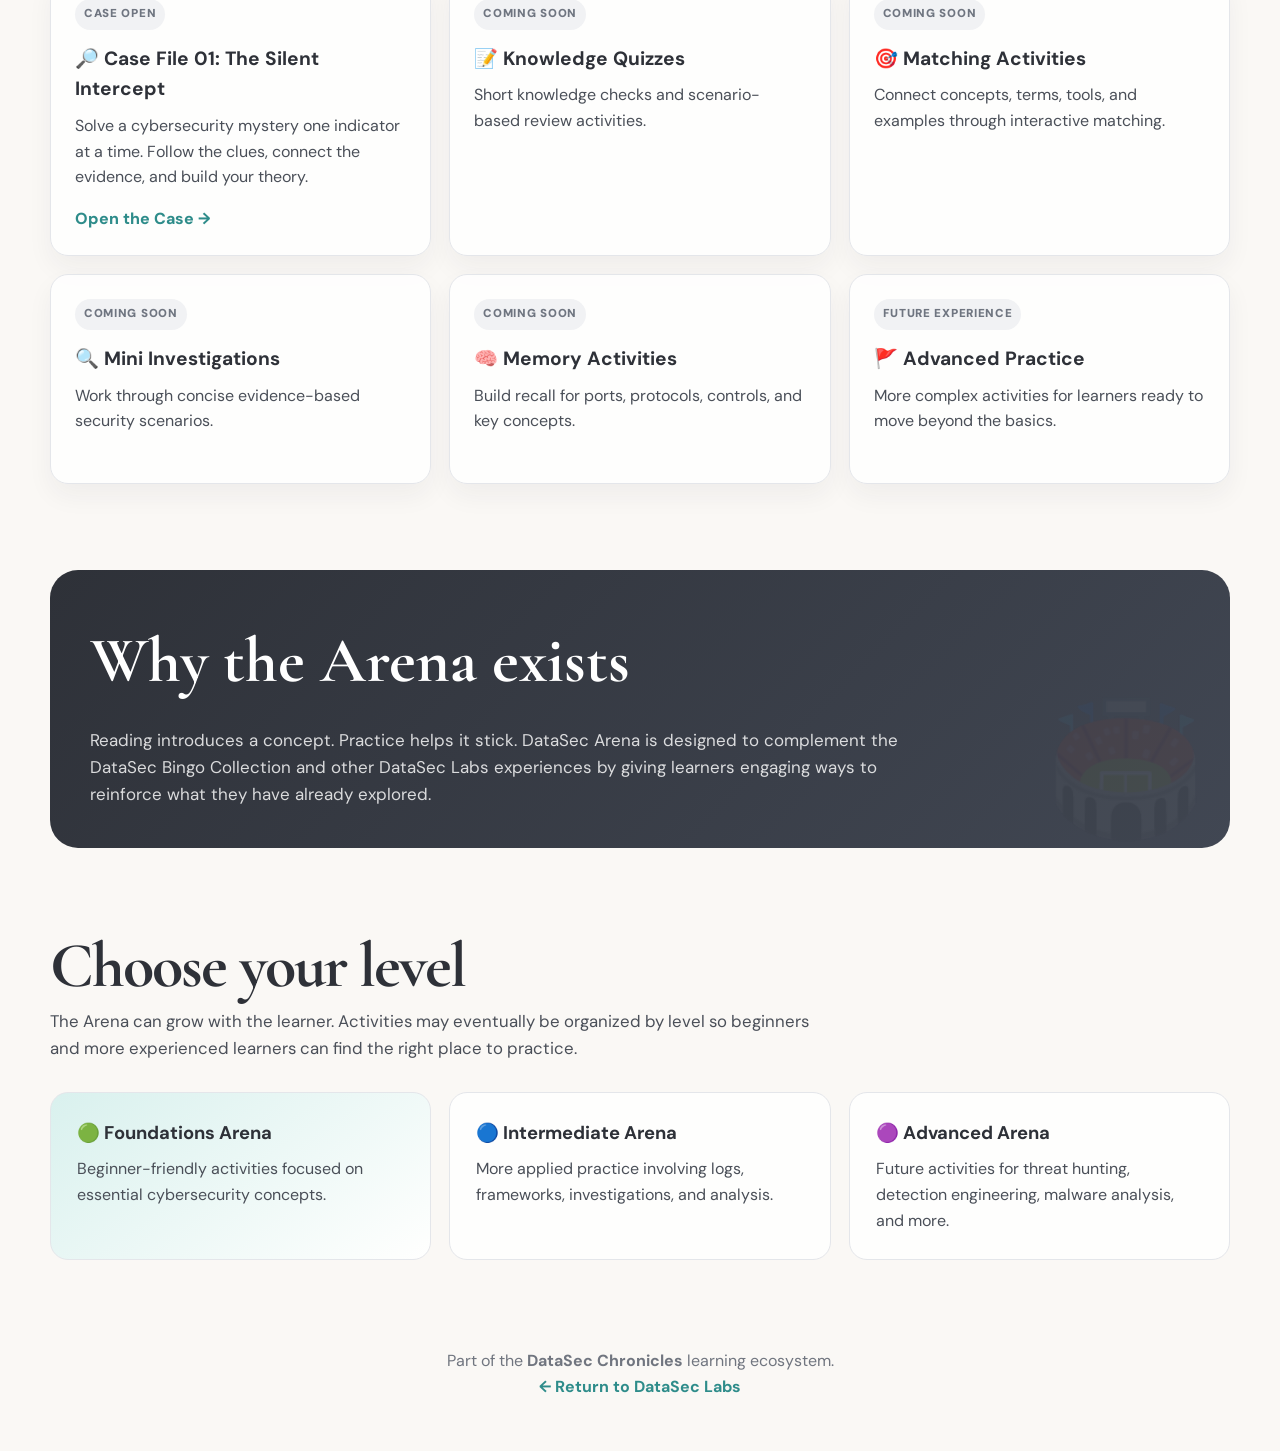
<file: arena/index.html>
<!DOCTYPE html>
<html lang="en">
<head>
  <meta charset="UTF-8" />
  <meta name="viewport" content="width=device-width, initial-scale=1.0" />
  <meta name="description" content="DataSec Arena by DataSec Labs — interactive cybersecurity crosswords, quizzes, puzzles, and practice experiences." />
  <title>DataSec Arena | DataSec Labs</title>

  <link rel="preconnect" href="https://fonts.googleapis.com">
  <link rel="preconnect" href="https://fonts.gstatic.com" crossorigin>
  <link href="https://fonts.googleapis.com/css2?family=Cormorant+Garamond:wght@600;700&family=DM+Sans:wght@400;500;600;700&display=swap" rel="stylesheet">

  <style>
    :root {
      --bg: #FAF8F5;
      --card: #F1F2F4;
      --heading: #2E3138;
      --body: #4A4F58;
      --lavender: #8C74D9;
      --lavender-soft: #CDBEF6;
      --teal: #2E8C8A;
      --teal-soft: #D7F0EE;
      --border: #E4E6EA;
      --white: #FFFFFF;
      --shadow: 0 20px 50px rgba(46, 49, 56, 0.09);
      --radius-lg: 28px;
      --radius-md: 18px;
    }

    * { box-sizing: border-box; }

    html { scroll-behavior: smooth; }

    body {
      margin: 0;
      font-family: "DM Sans", sans-serif;
      color: var(--body);
      background:
        radial-gradient(circle at 12% 6%, rgba(205, 190, 246, 0.5), transparent 30%),
        radial-gradient(circle at 90% 10%, rgba(215, 240, 238, 0.75), transparent 32%),
        var(--bg);
      line-height: 1.6;
    }

    a { color: inherit; }

    .page-shell {
      width: min(1180px, calc(100% - 32px));
      margin: 0 auto;
    }

    .site-header {
      display: flex;
      align-items: center;
      justify-content: space-between;
      padding: 24px 0;
      gap: 20px;
    }

    .brand {
      display: flex;
      align-items: center;
      gap: 12px;
      font-weight: 700;
      color: var(--heading);
      text-decoration: none;
    }

    .brand-mark {
      display: grid;
      place-items: center;
      width: 42px;
      height: 42px;
      border-radius: 14px;
      background: linear-gradient(135deg, var(--lavender), var(--teal));
      color: white;
      box-shadow: 0 10px 24px rgba(140, 116, 217, 0.28);
    }

    .back-link {
      text-decoration: none;
      color: var(--teal);
      font-weight: 700;
      padding: 10px 14px;
      border-radius: 999px;
      transition: 0.2s ease;
    }

    .back-link:hover {
      background: var(--teal-soft);
      transform: translateY(-1px);
    }

    .hero {
      position: relative;
      overflow: hidden;
      padding: 82px 64px;
      margin-top: 12px;
      border: 1px solid rgba(228, 230, 234, 0.95);
      border-radius: var(--radius-lg);
      background: rgba(255,255,255,0.86);
      box-shadow: var(--shadow);
      isolation: isolate;
    }

    .hero::before,
    .hero::after {
      content: "";
      position: absolute;
      border-radius: 50%;
      z-index: -1;
      filter: blur(4px);
    }

    .hero::before {
      width: 340px;
      height: 340px;
      right: -120px;
      top: -120px;
      background: rgba(205, 190, 246, 0.52);
    }

    .hero::after {
      width: 280px;
      height: 280px;
      left: -100px;
      bottom: -140px;
      background: rgba(215, 240, 238, 0.88);
    }

    .eyebrow {
      display: inline-flex;
      align-items: center;
      gap: 8px;
      margin-bottom: 20px;
      padding: 9px 14px;
      border-radius: 999px;
      background: var(--teal-soft);
      color: var(--teal);
      font-size: 0.82rem;
      font-weight: 800;
      letter-spacing: 0.08em;
      text-transform: uppercase;
    }

    h1, h2, h3 { color: var(--heading); margin-top: 0; }

    h1 {
      max-width: 840px;
      margin-bottom: 18px;
      font-family: "Cormorant Garamond", serif;
      font-size: clamp(3.6rem, 8vw, 7rem);
      line-height: 0.9;
      letter-spacing: -0.04em;
    }

    .hero-lead {
      max-width: 800px;
      margin: 0;
      font-size: clamp(1.05rem, 2vw, 1.28rem);
    }

    .hero-actions {
      display: flex;
      flex-wrap: wrap;
      gap: 14px;
      margin-top: 34px;
    }

    .button {
      display: inline-flex;
      align-items: center;
      justify-content: center;
      min-height: 48px;
      padding: 0 20px;
      border-radius: 999px;
      border: 1px solid transparent;
      font-weight: 800;
      text-decoration: none;
      transition: 0.2s ease;
    }

    .button-primary {
      background: var(--heading);
      color: white;
      box-shadow: 0 12px 26px rgba(46,49,56,0.18);
    }

    .button-secondary {
      color: var(--heading);
      border-color: var(--border);
      background: rgba(255,255,255,0.75);
    }

    .button:hover { transform: translateY(-2px); }

    .section { padding: 86px 0 0; }

    .section-heading {
      max-width: 780px;
      margin-bottom: 30px;
    }

    .section-heading h2 {
      margin-bottom: 10px;
      font-family: "Cormorant Garamond", serif;
      font-size: clamp(2.4rem, 5vw, 4.2rem);
      line-height: 1;
      letter-spacing: -0.03em;
    }

    .section-heading p {
      margin: 0;
      font-size: 1.05rem;
    }

    .intro-card {
      display: grid;
      grid-template-columns: 1.05fr 0.95fr;
      gap: 28px;
      align-items: stretch;
      padding: 34px;
      border-radius: var(--radius-lg);
      border: 1px solid var(--border);
      background: linear-gradient(145deg, rgba(255,255,255,0.92), rgba(237,232,252,0.9));
      box-shadow: var(--shadow);
    }

    .intro-copy h3 {
      margin: 8px 0 14px;
      font-family: "Cormorant Garamond", serif;
      font-size: clamp(2.2rem, 4.5vw, 3.7rem);
      line-height: 1;
    }

    .intro-list {
      margin: 20px 0 0;
      padding: 0;
      list-style: none;
      display: grid;
      gap: 12px;
    }

    .intro-list li {
      padding: 14px 16px;
      border-radius: 14px;
      background: rgba(255,255,255,0.75);
      border: 1px solid var(--border);
      font-weight: 600;
    }

    .launch-card {
      padding: 30px;
      border-radius: 24px;
      background: linear-gradient(150deg, var(--teal), #2f6fce 58%, var(--lavender));
      color: white;
      position: relative;
      overflow: hidden;
    }

    .launch-card::before {
      content: "";
      position: absolute;
      inset: -50px auto auto -50px;
      width: 170px;
      height: 170px;
      border-radius: 50%;
      background: rgba(255,255,255,.14);
    }

    .launch-card .status {
      display: inline-flex;
      width: fit-content;
      padding: 7px 10px;
      border-radius: 999px;
      border: 1px solid rgba(255,255,255,.65);
      font-size: .75rem;
      font-weight: 800;
      letter-spacing: .08em;
      text-transform: uppercase;
      position: relative;
      z-index: 1;
    }

    .launch-card h3,
    .launch-card p {
      color: white;
      position: relative;
      z-index: 1;
    }

    .launch-card h3 {
      margin: 26px 0 10px;
      font-family: "Cormorant Garamond", serif;
      font-size: clamp(2.2rem, 4.5vw, 3.4rem);
      line-height: .95;
    }

    .launch-date {
      display: block;
      margin-top: 18px;
      font-size: 1.1rem;
      font-weight: 800;
      position: relative;
      z-index: 1;
    }


    .launch-link {
      display: inline-flex;
      align-items: center;
      justify-content: center;
      margin-top: 22px;
      min-height: 46px;
      padding: 0 18px;
      border-radius: 999px;
      background: white;
      color: var(--heading);
      font-weight: 800;
      text-decoration: none;
      position: relative;
      z-index: 1;
      transition: 0.2s ease;
    }

    .launch-link:hover {
      transform: translateY(-2px);
      box-shadow: 0 10px 22px rgba(46,49,56,0.16);
    }

    .activity-link {
      display: inline-flex;
      margin-top: 16px;
      color: var(--teal);
      font-weight: 800;
      text-decoration: none;
    }

    .activity-link:hover { text-decoration: underline; }

    .activity-grid {
      display: grid;
      grid-template-columns: repeat(3, minmax(0, 1fr));
      gap: 18px;
    }

    .activity-card {
      min-height: 210px;
      padding: 24px;
      border: 1px solid var(--border);
      border-radius: var(--radius-md);
      background: rgba(255,255,255,0.82);
      box-shadow: 0 12px 26px rgba(46,49,56,0.05);
    }

    .activity-card span {
      display: inline-flex;
      margin-bottom: 14px;
      padding: 6px 9px;
      border-radius: 999px;
      background: var(--card);
      color: #6f7580;
      font-size: .72rem;
      font-weight: 900;
      letter-spacing: .06em;
      text-transform: uppercase;
    }

    .activity-card h3 {
      margin-bottom: 8px;
      font-size: 1.2rem;
    }

    .activity-card p { margin: 0; }

    .purpose {
      padding: 40px;
      border-radius: var(--radius-lg);
      background: linear-gradient(135deg, var(--heading), #414753);
      color: rgba(255,255,255,0.82);
      position: relative;
      overflow: hidden;
    }

    .purpose::after {
      content: "🏟️";
      position: absolute;
      right: 24px;
      bottom: -24px;
      font-size: 8rem;
      opacity: .06;
    }

    .purpose h2 {
      color: white;
      font-family: "Cormorant Garamond", serif;
      font-size: clamp(2.4rem, 5vw, 4rem);
      margin-bottom: 14px;
    }

    .purpose p {
      max-width: 840px;
      margin: 0;
      font-size: 1.06rem;
    }

    .levels {
      display: grid;
      grid-template-columns: repeat(3, minmax(0, 1fr));
      gap: 18px;
    }

    .level-card {
      padding: 26px;
      border: 1px solid var(--border);
      border-radius: var(--radius-md);
      background: rgba(255,255,255,0.82);
    }

    .level-card strong {
      display: block;
      margin-bottom: 8px;
      color: var(--heading);
      font-size: 1.15rem;
    }

    .level-card:first-child {
      background: linear-gradient(145deg, rgba(215,240,238,.95), rgba(255,255,255,.95));
    }

    footer {
      padding: 72px 0 36px;
      text-align: center;
      color: #70757f;
    }

    footer a {
      color: var(--teal);
      font-weight: 700;
      text-decoration: none;
    }

    @media (max-width: 900px) {
      .intro-card {
        grid-template-columns: 1fr;
      }

      .activity-grid,
      .levels {
        grid-template-columns: repeat(2, minmax(0, 1fr));
      }
    }

    @media (max-width: 640px) {
      .hero {
        padding: 58px 26px;
      }

      .activity-grid,
      .levels {
        grid-template-columns: 1fr;
      }

      h1 {
        font-size: 3.5rem;
      }

      .hero-actions {
        flex-direction: column;
      }

      .button {
        width: 100%;
      }
    }

    @media (prefers-reduced-motion: reduce) {
      *, *::before, *::after {
        scroll-behavior: auto !important;
        animation-duration: 0.01ms !important;
        animation-iteration-count: 1 !important;
        transition-duration: 0.01ms !important;
      }
    }
  </style>
</head>

<body>
  <div class="page-shell">
    <header class="site-header">
      <a class="brand" href="../">
        <span class="brand-mark" aria-hidden="true">DS</span>
        <span>DataSec Labs</span>
      </a>
      <a class="back-link" href="../">← Back to DataSec Labs</a>
    </header>

    <main>
      <section class="hero">
        <div class="eyebrow">A New DataSec Labs Experience</div>
        <h1>DataSec Arena</h1>
        <p class="hero-lead">
          Sharpen your cybersecurity skills through crosswords, quizzes, puzzles,
          investigations, and other interactive learning experiences designed to
          help you practice what you learn.
        </p>
        <div class="hero-actions">
          <a class="button button-primary" href="#launch">Enter the Arena</a>
          <a class="button button-secondary" href="#future">See What’s Coming</a>
        </div>
      </section>

      <section class="section">
        <div class="intro-card">
          <div class="intro-copy">
            <div class="eyebrow">Before You Begin</div>
            <h3>Practice without pressure.</h3>
            <p>
              DataSec Arena is a growing home for interactive cybersecurity practice.
              Activities are designed to reinforce concepts, make review more engaging,
              and give learners a safe place to try, think, and improve.
            </p>

            <ul class="intro-list">
              <li>✔ Learn through interactive activities</li>
              <li>✔ Practice at your own pace</li>
              <li>✔ New experiences added over time</li>
              <li>✔ Built for beginners and lifelong learners</li>
            </ul>
          </div>

          <div class="launch-card" id="launch">
            <span class="status">Investigation Open</span>
            <h3>Case File 01: The Silent Intercept</h3>
            <p>
              Reinforce cybersecurity terminology, concepts, and definitions through
              an interactive crossword experience.
            </p>
            <span class="launch-date">Hints drop Aug 25–31 · Verdict Aug 31 at 8 PM ET</span>
            <a class="launch-link" href="/casefile-01/">Open the Case →</a>
          </div>
        </div>
      </section>

      <section class="section" id="future">
        <div class="section-heading">
          <h2>What’s coming to the Arena</h2>
          <p>
            The crossword is only the beginning. Future activities will support different
            ways to review, practice, investigate, and apply cybersecurity concepts.
          </p>
        </div>

        <div class="activity-grid">
          <article class="activity-card">
            <span>Case Open</span>
            <h3>🔎 Case File 01: The Silent Intercept</h3>
            <p>Solve a cybersecurity mystery one indicator at a time. Follow the clues, connect the evidence, and build your theory.</p>
            <a class="activity-link" href="/casefile-01/">Open the Case →</a>
          </article>

          <article class="activity-card">
            <span>Coming Soon</span>
            <h3>📝 Knowledge Quizzes</h3>
            <p>Short knowledge checks and scenario-based review activities.</p>
          </article>

          <article class="activity-card">
            <span>Coming Soon</span>
            <h3>🎯 Matching Activities</h3>
            <p>Connect concepts, terms, tools, and examples through interactive matching.</p>
          </article>

          <article class="activity-card">
            <span>Coming Soon</span>
            <h3>🔍 Mini Investigations</h3>
            <p>Work through concise evidence-based security scenarios.</p>
          </article>

          <article class="activity-card">
            <span>Coming Soon</span>
            <h3>🧠 Memory Activities</h3>
            <p>Build recall for ports, protocols, controls, and key concepts.</p>
          </article>

          <article class="activity-card">
            <span>Future Experience</span>
            <h3>🚩 Advanced Practice</h3>
            <p>More complex activities for learners ready to move beyond the basics.</p>
          </article>
        </div>
      </section>

      <section class="section">
        <div class="purpose">
          <h2>Why the Arena exists</h2>
          <p>
            Reading introduces a concept. Practice helps it stick. DataSec Arena is designed
            to complement the DataSec Bingo Collection and other DataSec Labs experiences by
            giving learners engaging ways to reinforce what they have already explored.
          </p>
        </div>
      </section>

      <section class="section">
        <div class="section-heading">
          <h2>Choose your level</h2>
          <p>
            The Arena can grow with the learner. Activities may eventually be organized by
            level so beginners and more experienced learners can find the right place to practice.
          </p>
        </div>

        <div class="levels">
          <article class="level-card">
            <strong>🟢 Foundations Arena</strong>
            Beginner-friendly activities focused on essential cybersecurity concepts.
          </article>

          <article class="level-card">
            <strong>🔵 Intermediate Arena</strong>
            More applied practice involving logs, frameworks, investigations, and analysis.
          </article>

          <article class="level-card">
            <strong>🟣 Advanced Arena</strong>
            Future activities for threat hunting, detection engineering, malware analysis, and more.
          </article>
        </div>
      </section>
    </main>

    <footer>
      <p>
        Part of the <strong>DataSec Chronicles</strong> learning ecosystem.<br>
        <a href="../">← Return to DataSec Labs</a>
      </p>
    </footer>
  </div>
</body>
</html>
</file>
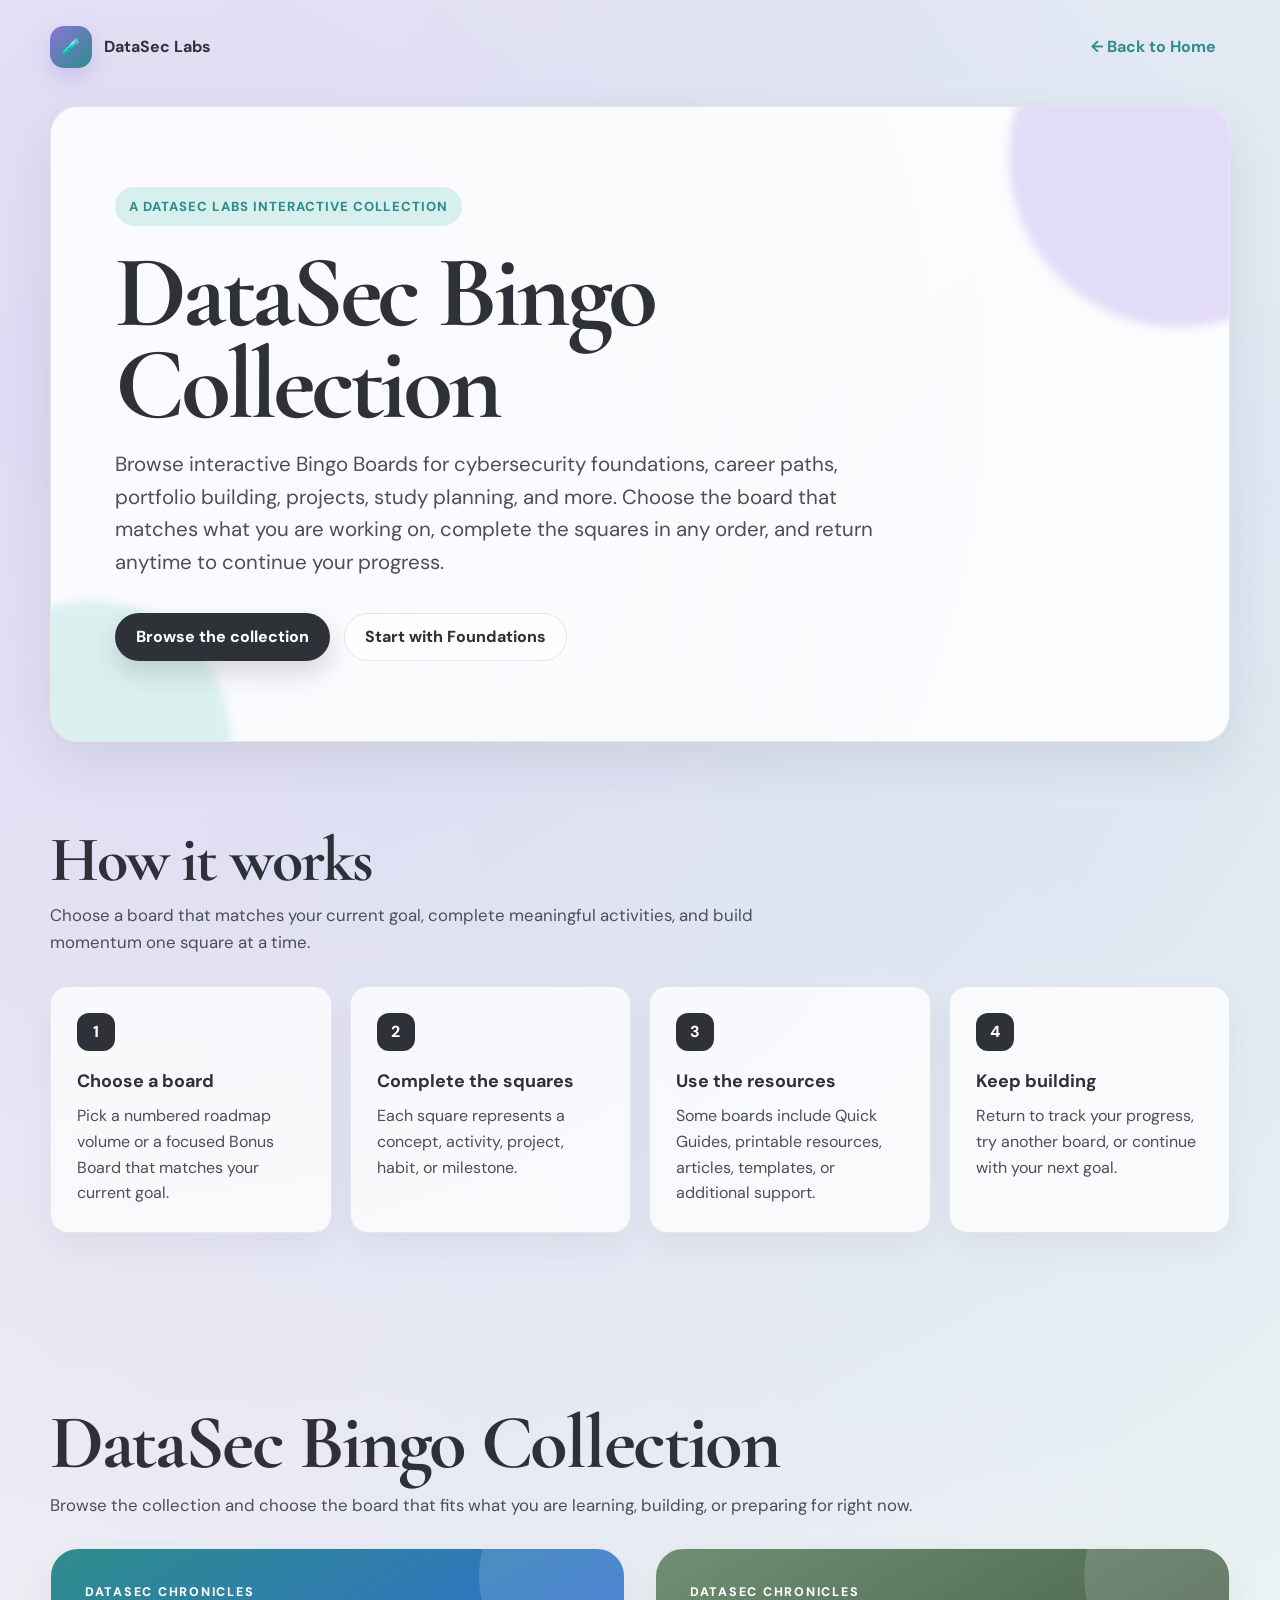
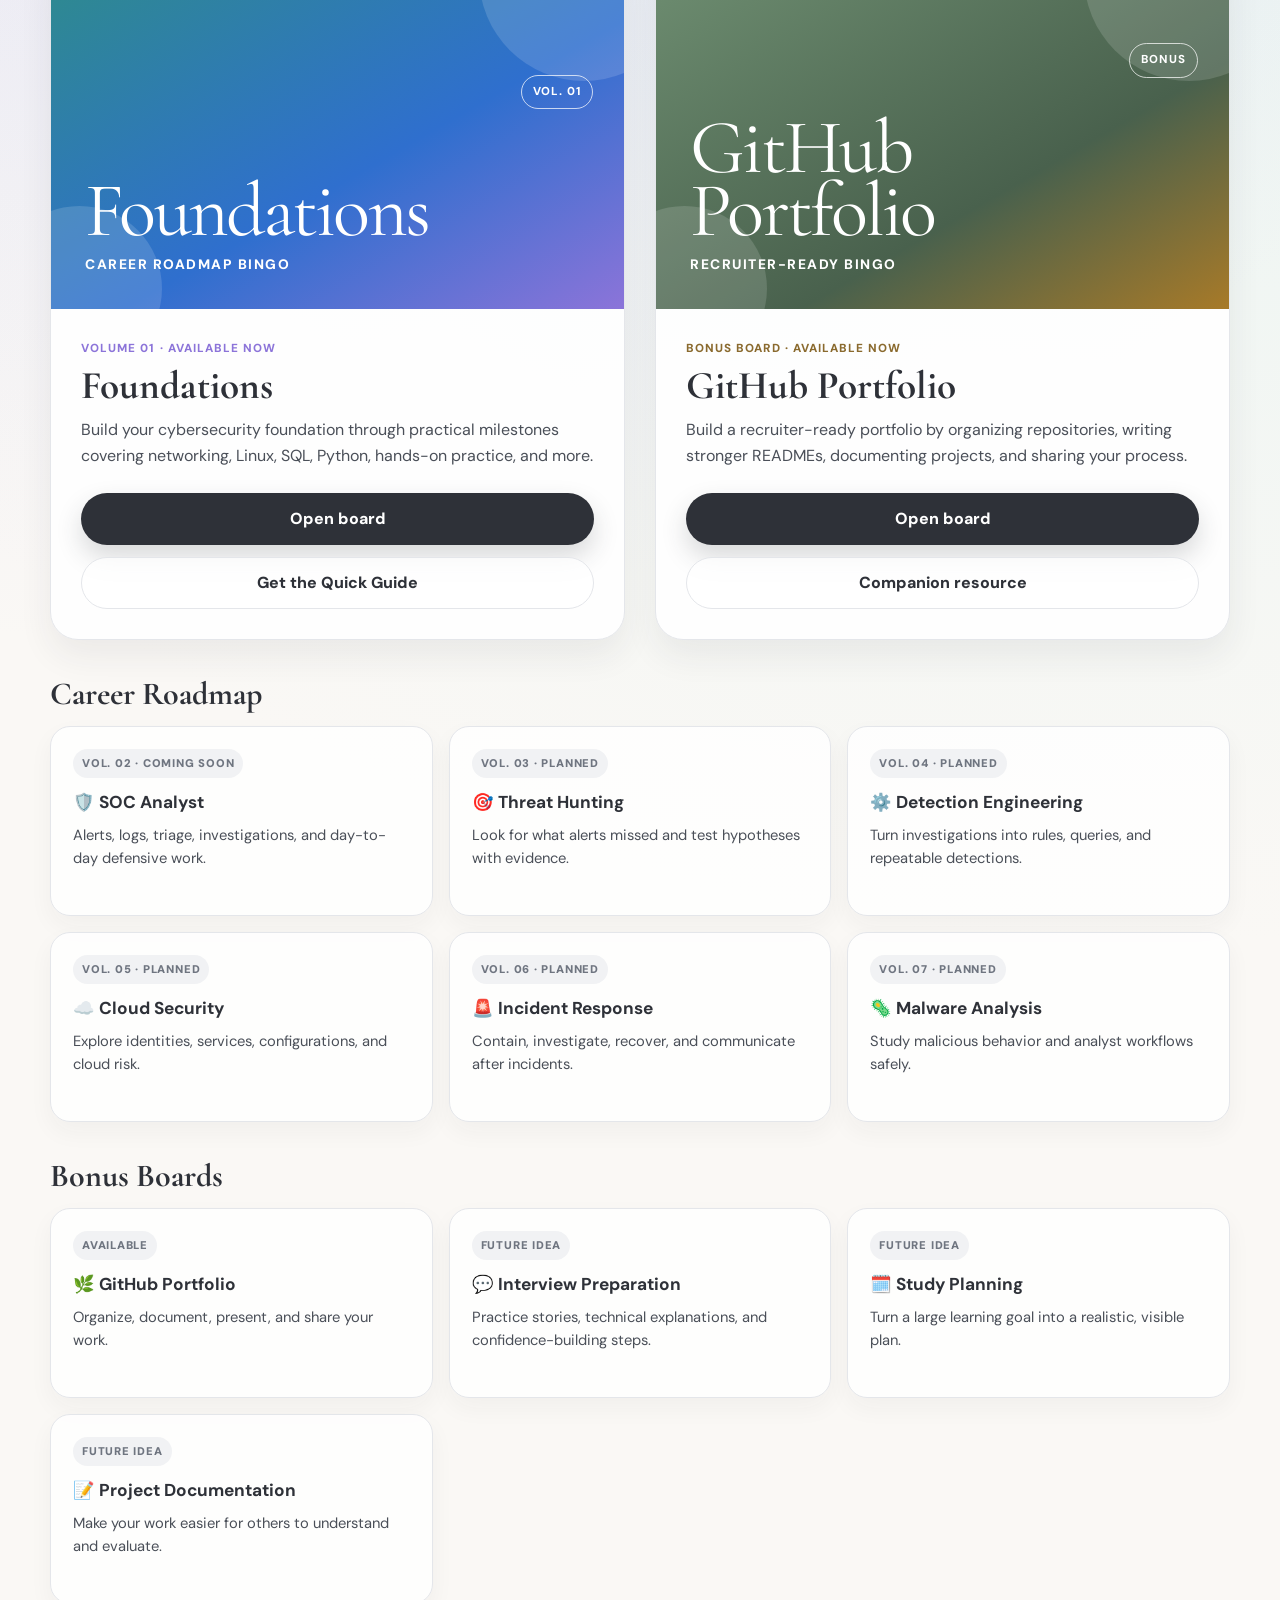
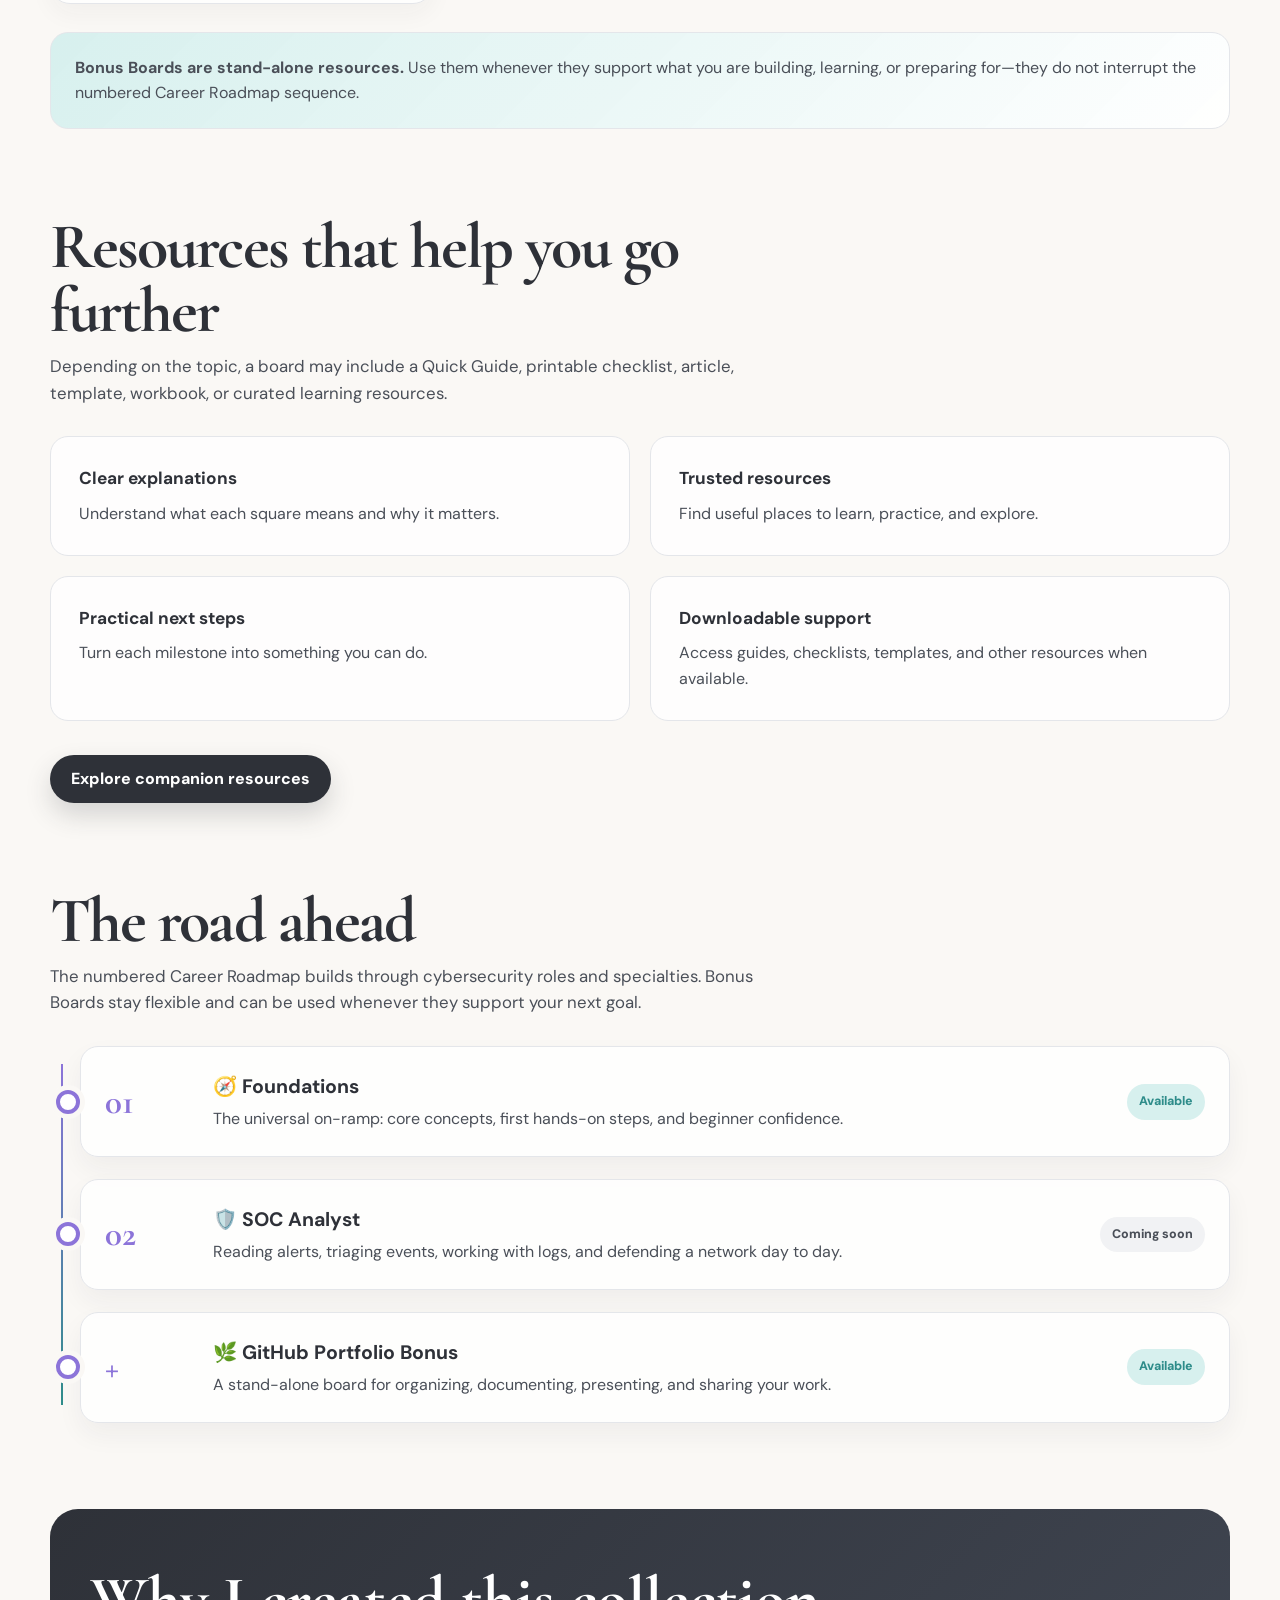
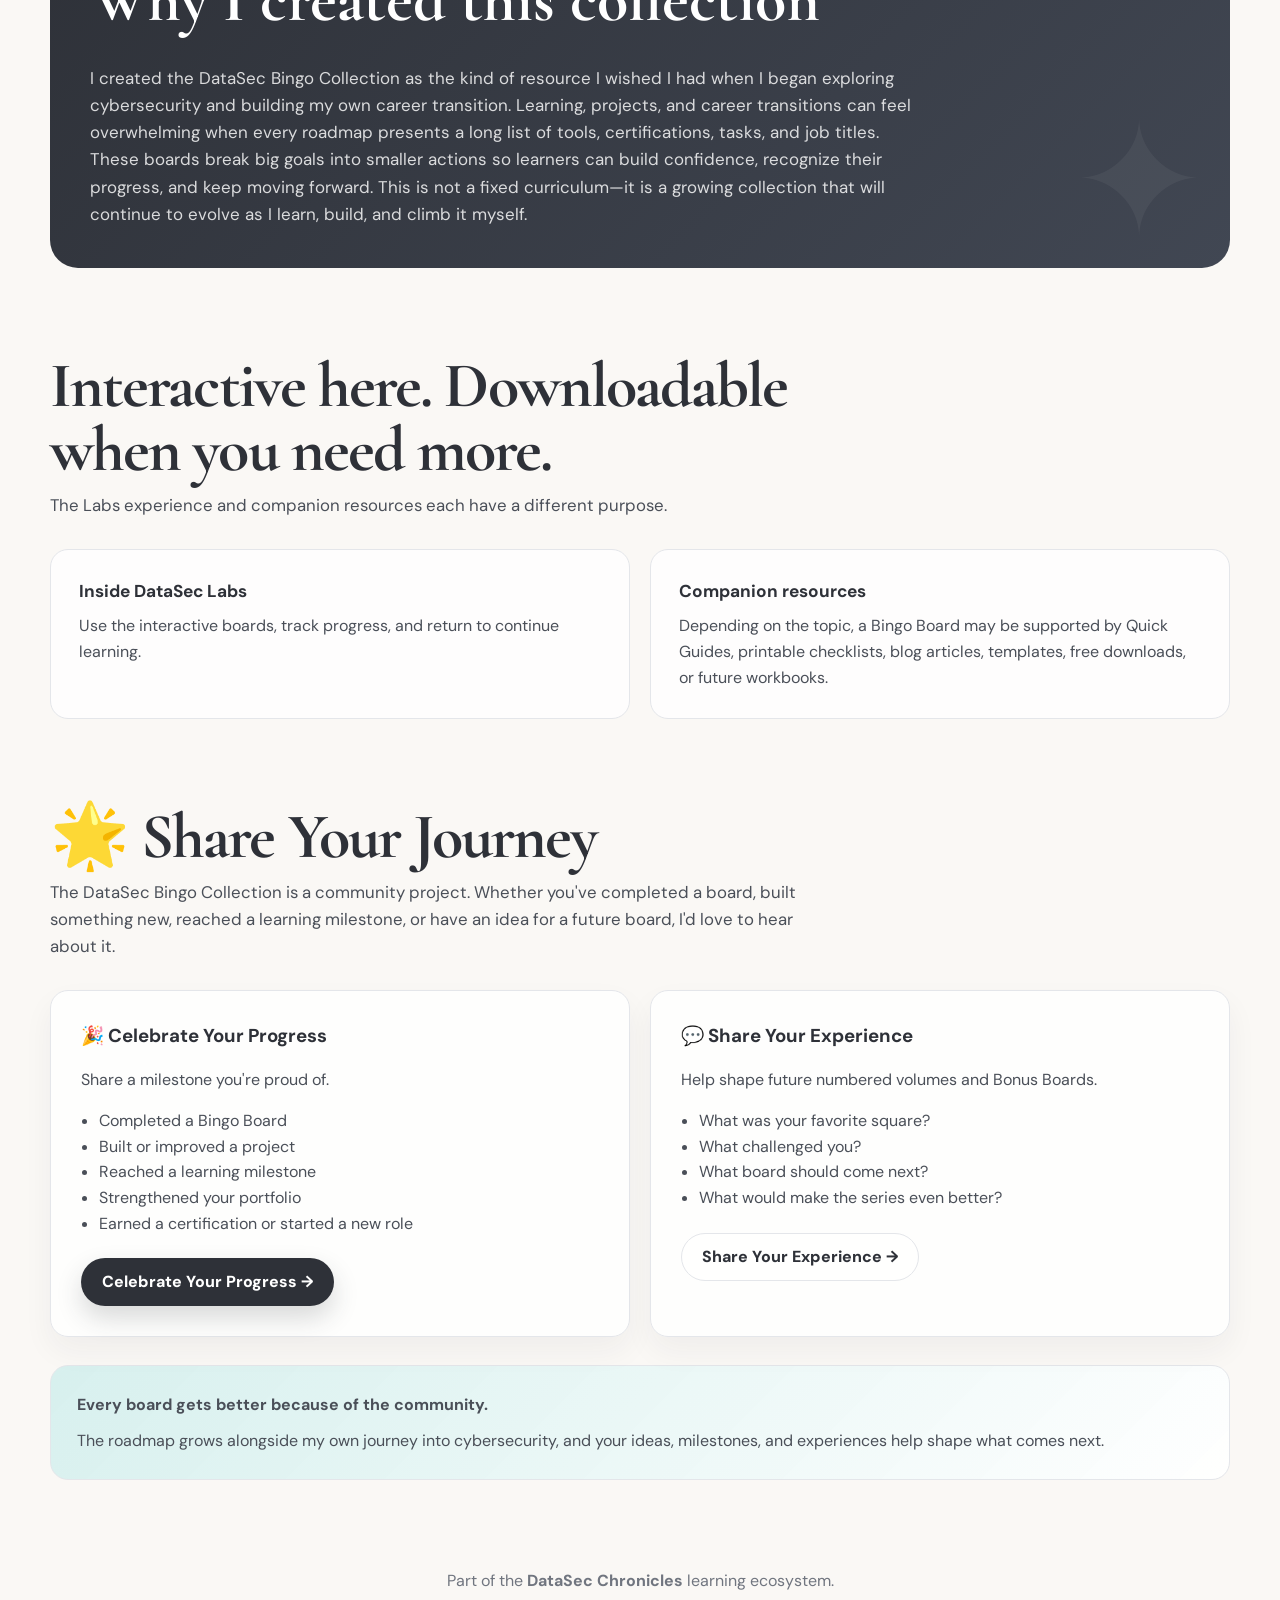
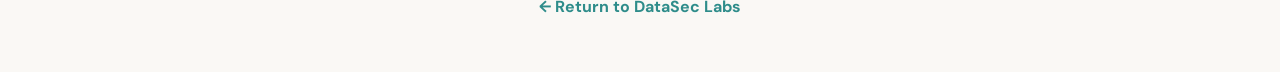
<file: bingo/index.html>
<!DOCTYPE html>
<html lang="en">
<head>
  <meta charset="UTF-8" />
  <meta name="viewport" content="width=device-width, initial-scale=1.0" />
  <meta name="description" content="Career Roadmap Bingo by DataSec Labs — a growing interactive cybersecurity learning series." />
  <title>Career Roadmap Bingo | DataSec Labs</title>

  <link rel="preconnect" href="https://fonts.googleapis.com">
  <link rel="preconnect" href="https://fonts.gstatic.com" crossorigin>
  <link href="https://fonts.googleapis.com/css2?family=Cormorant+Garamond:wght@600;700&family=DM+Sans:wght@400;500;600;700&display=swap" rel="stylesheet">

  <style>
    :root {
      --bg: #FAF8F5;
      --card: #F1F2F4;
      --heading: #2E3138;
      --body: #4A4F58;
      --lavender: #8C74D9;
      --lavender-soft: #CDBEF6;
      --teal: #2E8C8A;
      --teal-soft: #D7F0EE;
      --border: #E4E6EA;
      --white: #FFFFFF;
      --shadow: 0 20px 50px rgba(46, 49, 56, 0.09);
      --radius-lg: 28px;
      --radius-md: 18px;
    }

    * { box-sizing: border-box; }

    html { scroll-behavior: smooth; }

    body {
      margin: 0;
      font-family: "DM Sans", sans-serif;
      color: var(--body);
      background:
        radial-gradient(circle at 12% 6%, rgba(205, 190, 246, 0.5), transparent 30%),
        radial-gradient(circle at 90% 10%, rgba(215, 240, 238, 0.75), transparent 32%),
        var(--bg);
      line-height: 1.6;
    }

    a { color: inherit; }

    .page-shell {
      width: min(1180px, calc(100% - 32px));
      margin: 0 auto;
    }

    .site-header {
      display: flex;
      align-items: center;
      justify-content: space-between;
      padding: 24px 0;
      gap: 20px;
    }

    .brand {
      display: flex;
      align-items: center;
      gap: 12px;
      font-weight: 700;
      color: var(--heading);
      text-decoration: none;
    }

    .brand-mark {
      display: grid;
      place-items: center;
      width: 42px;
      height: 42px;
      border-radius: 14px;
      background: linear-gradient(135deg, var(--lavender), var(--teal));
      color: white;
      box-shadow: 0 10px 24px rgba(140, 116, 217, 0.28);
    }

    .back-link {
      text-decoration: none;
      color: var(--teal);
      font-weight: 700;
      padding: 10px 14px;
      border-radius: 999px;
      transition: 0.2s ease;
    }

    .back-link:hover {
      background: var(--teal-soft);
      transform: translateY(-1px);
    }

    .hero {
      position: relative;
      overflow: hidden;
      padding: 80px 64px;
      margin-top: 12px;
      border: 1px solid rgba(228, 230, 234, 0.95);
      border-radius: var(--radius-lg);
      background: rgba(255,255,255,0.86);
      box-shadow: var(--shadow);
      isolation: isolate;
    }

    .hero::before,
    .hero::after {
      content: "";
      position: absolute;
      border-radius: 50%;
      z-index: -1;
      filter: blur(4px);
    }

    .hero::before {
      width: 340px;
      height: 340px;
      right: -120px;
      top: -120px;
      background: rgba(205, 190, 246, 0.52);
    }

    .hero::after {
      width: 280px;
      height: 280px;
      left: -100px;
      bottom: -140px;
      background: rgba(215, 240, 238, 0.88);
    }

    .eyebrow {
      display: inline-flex;
      align-items: center;
      gap: 8px;
      margin-bottom: 20px;
      padding: 9px 14px;
      border-radius: 999px;
      background: var(--teal-soft);
      color: var(--teal);
      font-size: 0.82rem;
      font-weight: 800;
      letter-spacing: 0.08em;
      text-transform: uppercase;
    }

    h1, h2, h3 { color: var(--heading); margin-top: 0; }

    h1 {
      max-width: 840px;
      margin-bottom: 18px;
      font-family: "Cormorant Garamond", serif;
      font-size: clamp(3.4rem, 8vw, 7rem);
      line-height: 0.9;
      letter-spacing: -0.04em;
    }

    .hero-lead {
      max-width: 800px;
      margin: 0;
      font-size: clamp(1.05rem, 2vw, 1.28rem);
    }

    .hero-actions {
      display: flex;
      flex-wrap: wrap;
      gap: 14px;
      margin-top: 34px;
    }

    .button {
      display: inline-flex;
      align-items: center;
      justify-content: center;
      min-height: 48px;
      padding: 0 20px;
      border-radius: 999px;
      border: 1px solid transparent;
      font-weight: 800;
      text-decoration: none;
      transition: 0.2s ease;
    }

    .button-primary {
      background: var(--heading);
      color: white;
      box-shadow: 0 12px 26px rgba(46,49,56,0.18);
    }

    .button-secondary {
      color: var(--heading);
      border-color: var(--border);
      background: rgba(255,255,255,0.75);
    }

    .button:hover { transform: translateY(-2px); }

    .section { padding: 86px 0 0; }

    .section-heading {
      max-width: 760px;
      margin-bottom: 30px;
    }

    .section-heading h2 {
      margin-bottom: 10px;
      font-family: "Cormorant Garamond", serif;
      font-size: clamp(2.4rem, 5vw, 4.2rem);
      line-height: 1;
      letter-spacing: -0.03em;
    }

    .section-heading p {
      margin: 0;
      font-size: 1.05rem;
    }

    .steps {
      display: grid;
      grid-template-columns: repeat(4, 1fr);
      gap: 18px;
    }

    .step {
      padding: 26px;
      border: 1px solid var(--border);
      border-radius: var(--radius-md);
      background: rgba(255,255,255,0.78);
      box-shadow: 0 14px 30px rgba(46,49,56,0.05);
    }

    .step-number {
      display: inline-flex;
      align-items: center;
      justify-content: center;
      width: 38px;
      height: 38px;
      border-radius: 12px;
      margin-bottom: 16px;
      background: var(--heading);
      color: white;
      font-weight: 800;
    }

    .step h3 {
      margin-bottom: 8px;
      font-size: 1.12rem;
    }

    .step p { margin: 0; }

    .featured {
      display: grid;
      grid-template-columns: 1.1fr 0.9fr;
      gap: 26px;
      align-items: stretch;
      padding: 34px;
      border-radius: var(--radius-lg);
      border: 1px solid var(--border);
      background: linear-gradient(145deg, rgba(255,255,255,0.92), rgba(237,232,252,0.9));
      box-shadow: var(--shadow);
    }

    .featured-label {
      color: var(--lavender);
      font-weight: 800;
      letter-spacing: 0.08em;
      text-transform: uppercase;
      font-size: 0.8rem;
    }

    .featured h3 {
      margin: 10px 0 12px;
      font-family: "Cormorant Garamond", serif;
      font-size: clamp(2.2rem, 5vw, 3.7rem);
      line-height: 1;
    }

    .featured p { margin: 0 0 22px; max-width: 650px; }

    .board-preview {
      display: grid;
      grid-template-columns: repeat(5, 1fr);
      gap: 8px;
      padding: 18px;
      border-radius: 22px;
      background: var(--heading);
      min-height: 320px;
      align-content: center;
    }

    .board-preview span {
      aspect-ratio: 1;
      border-radius: 10px;
      background: rgba(255,255,255,0.94);
      display: flex;
      flex-direction: column;
      align-items: center;
      justify-content: center;
      gap: 3px;
      color: var(--heading);
      text-align: center;
      padding: 5px;
      overflow: hidden;
    }

    .board-preview span b {
      font-size: 0.95rem;
      line-height: 1;
    }

    .board-preview span small {
      display: block;
      font-size: 0.48rem;
      line-height: 1.08;
      font-weight: 700;
    }

    .board-preview span:nth-child(13) {
      background: linear-gradient(145deg, var(--teal), #2f6fce);
      color: white;
      font-weight: 800;
    }

    .roadmap {
      position: relative;
      display: grid;
      gap: 22px;
      padding-left: 30px;
    }

    .roadmap::before {
      content: "";
      position: absolute;
      left: 11px;
      top: 18px;
      bottom: 18px;
      width: 2px;
      background: linear-gradient(var(--lavender), var(--teal));
    }

    .milestone {
      position: relative;
      display: grid;
      grid-template-columns: 88px 1fr auto;
      gap: 20px;
      align-items: center;
      padding: 24px;
      border: 1px solid var(--border);
      border-radius: var(--radius-md);
      background: rgba(255,255,255,0.82);
      box-shadow: 0 12px 26px rgba(46,49,56,0.05);
    }

    .milestone::before {
      content: "";
      position: absolute;
      left: -25px;
      width: 16px;
      height: 16px;
      border-radius: 50%;
      background: var(--white);
      border: 4px solid var(--lavender);
      box-shadow: 0 0 0 5px var(--bg);
    }

    .volume-number {
      font-family: "Cormorant Garamond", serif;
      font-size: 2.2rem;
      color: var(--lavender);
      font-weight: 700;
    }

    .milestone h3 {
      margin: 0 0 4px;
      font-size: 1.22rem;
    }

    .milestone p { margin: 0; }

    .status {
      white-space: nowrap;
      padding: 8px 12px;
      border-radius: 999px;
      font-size: 0.78rem;
      font-weight: 800;
    }

    .status.available {
      background: var(--teal-soft);
      color: var(--teal);
    }

    .status.soon {
      background: var(--card);
      color: var(--body);
    }

    .purpose {
      padding: 40px;
      border-radius: var(--radius-lg);
      background: linear-gradient(135deg, var(--heading), #414753);
      color: rgba(255,255,255,0.82);
      position: relative;
      overflow: hidden;
    }

    .purpose::after {
      content: "✦";
      position: absolute;
      right: 24px;
      bottom: -42px;
      font-size: 10rem;
      color: rgba(255,255,255,0.05);
    }

    .purpose h2 {
      color: white;
      font-family: "Cormorant Garamond", serif;
      font-size: clamp(2.4rem, 5vw, 4rem);
      margin-bottom: 14px;
    }

    .purpose p {
      max-width: 840px;
      margin: 0;
      font-size: 1.06rem;
    }

    .resource-grid {
      display: grid;
      grid-template-columns: 1fr 1fr;
      gap: 20px;
    }

    .resource-card {
      padding: 28px;
      border: 1px solid var(--border);
      border-radius: var(--radius-md);
      background: rgba(255,255,255,0.8);
    }

    .resource-card strong {
      display: block;
      color: var(--heading);
      margin-bottom: 8px;
      font-size: 1.08rem;
    }

    footer {
      padding: 72px 0 36px;
      text-align: center;
      color: #70757f;
    }

    footer a {
      color: var(--teal);
      font-weight: 700;
      text-decoration: none;
    }

    
    .journey-grid {
      display:grid;
      grid-template-columns:1fr 1fr;
      gap:20px;
      margin-top:24px;
    }
    .journey-card{
      padding:30px;
      border:1px solid var(--border);
      border-radius:var(--radius-md);
      background:rgba(255,255,255,.82);
      box-shadow:0 14px 30px rgba(46,49,56,.05);
    }
    .journey-card h3{margin:0 0 10px;}
    .journey-card ul{
      margin:14px 0 22px;
      padding-left:18px;
    }
    .journey-card .button{display:inline-flex;}
    .journey-note{
      margin-top:28px;
      padding:26px;
      border-radius:var(--radius-md);
      background:linear-gradient(135deg,var(--teal-soft),rgba(255,255,255,.95));
      border:1px solid var(--border);
    }
    @media(max-width:760px){
      .journey-grid{grid-template-columns:1fr;}
    }


    .collection-section {
      padding: 86px 0 0;
    }

    .continue-panel {
      display: none;
      grid-template-columns: 170px 1fr auto;
      gap: 24px;
      align-items: center;
      padding: 24px;
      border: 1px solid var(--border);
      border-radius: var(--radius-lg);
      background: rgba(255,255,255,0.88);
      box-shadow: var(--shadow);
    }

    .continue-panel.is-visible {
      display: grid;
    }

    .continue-cover {
      aspect-ratio: 4 / 5;
      border-radius: 18px;
      display: grid;
      place-items: center;
      padding: 18px;
      color: white;
      text-align: center;
      background:
        radial-gradient(circle at 25% 20%, rgba(255,255,255,.22), transparent 28%),
        linear-gradient(145deg, var(--teal), #2f6fce 62%, var(--lavender));
      box-shadow: 0 14px 28px rgba(46,49,56,.15);
    }

    .continue-cover.github {
      background:
        radial-gradient(circle at 25% 20%, rgba(255,255,255,.18), transparent 28%),
        linear-gradient(145deg, #6F8F72, #49614D 65%, #A87A28);
    }

    .continue-cover strong {
      display: block;
      font-family: "Cormorant Garamond", serif;
      font-size: 1.55rem;
      line-height: .95;
    }

    .continue-cover small {
      display: block;
      margin-top: 8px;
      font-weight: 800;
      letter-spacing: .08em;
      text-transform: uppercase;
    }

    .progress-wrap {
      margin-top: 16px;
    }

    .progress-track {
      width: 100%;
      height: 10px;
      border-radius: 999px;
      overflow: hidden;
      background: var(--card);
    }

    .progress-bar {
      height: 100%;
      width: 0;
      border-radius: inherit;
      background: linear-gradient(90deg, var(--teal), var(--lavender));
      transition: width .25s ease;
    }

    .progress-text {
      margin-top: 8px;
      font-size: .9rem;
      color: #6f7580;
      font-weight: 700;
    }

    
    .board-library {
      display: grid;
      grid-template-columns: repeat(2, minmax(0, 1fr));
      gap: 30px;
      align-items: stretch;
    }

    .library-card {
      display: flex;
      flex-direction: column;
      overflow: hidden;
      border: 1px solid var(--border);
      border-radius: var(--radius-lg);
      background: rgba(255,255,255,.9);
      box-shadow: 0 16px 34px rgba(46,49,56,.07);
    }

    .board-cover-link {
      display: block;
      color: inherit;
      text-decoration: none;
    }

    .board-cover {
      aspect-ratio: 16 / 10;
      min-height: 360px;
      padding: 34px;
      position: relative;
      overflow: hidden;
      display: flex;
      flex-direction: column;
      justify-content: space-between;
      color: white;
      transition: transform .22s ease, filter .22s ease;
    }

    .board-cover-link:hover .board-cover {
      transform: scale(1.012);
      filter: brightness(1.035);
    }

    .board-cover::before,
    .board-cover::after {
      content: "";
      position: absolute;
      border-radius: 50%;
      background: rgba(255,255,255,.14);
    }

    .board-cover::before {
      width: 210px;
      height: 210px;
      top: -78px;
      right: -62px;
    }

    .board-cover::after {
      width: 165px;
      height: 165px;
      left: -54px;
      bottom: -62px;
    }

    .board-cover.foundations {
      background: linear-gradient(150deg, var(--teal), #2f6fce 58%, var(--lavender));
    }

    .board-cover.github {
      background: linear-gradient(150deg, #6F8F72, #49614D 64%, #A87A28);
    }

    .cover-brand,
    .cover-badge,
    .cover-title,
    .cover-subtitle {
      position: relative;
      z-index: 1;
    }

    .cover-brand {
      font-size: .78rem;
      font-weight: 800;
      letter-spacing: .14em;
      text-transform: uppercase;
    }

    .cover-badge {
      align-self: flex-end;
      padding: 7px 11px;
      border-radius: 999px;
      border: 1px solid rgba(255,255,255,.72);
      font-size: .72rem;
      font-weight: 800;
      letter-spacing: .08em;
      text-transform: uppercase;
    }

    .cover-title {
      margin: auto 0 10px;
      max-width: 92%;
      font-family: "Cormorant Garamond", serif;
      font-size: clamp(3.25rem, 6vw, 5.1rem);
      line-height: .82;
      letter-spacing: -.035em;
    }

    .cover-subtitle {
      font-size: .86rem;
      font-weight: 800;
      letter-spacing: .11em;
      text-transform: uppercase;
    }

    .library-copy {
      display: flex;
      flex-direction: column;
      flex: 1;
      padding: 30px;
    }

    .library-meta {
      color: var(--lavender);
      font-size: .73rem;
      font-weight: 800;
      letter-spacing: .09em;
      text-transform: uppercase;
    }

    .library-card.github .library-meta {
      color: #8A6A2E;
    }

    .library-copy h3 {
      margin: 8px 0 12px;
      font-family: "Cormorant Garamond", serif;
      font-size: 2.45rem;
      line-height: 1;
    }

    .library-copy p {
      margin: 0 0 24px;
      max-width: 48ch;
    }

    .library-actions {
      display: grid;
      grid-template-columns: 1fr;
      gap: 12px;
      margin-top: auto;
    }

    .library-actions .button {
      width: 100%;
      min-height: 52px;
    }

    .card-progress {
      display: none;
      margin: 4px 0 24px;
    }

    .card-progress.is-visible {
      display: block;
    }

    .card-progress-row {
      display: flex;
      align-items: center;
      justify-content: space-between;
      gap: 12px;
      margin-bottom: 7px;
      font-size: .78rem;
      font-weight: 800;
      color: #68717d;
    }

    .card-progress-track {
      height: 8px;
      overflow: hidden;
      border-radius: 999px;
      background: var(--card);
    }

    .card-progress-bar {
      width: 0;
      height: 100%;
      border-radius: inherit;
      background: linear-gradient(90deg, var(--teal), var(--lavender));
      transition: width .25s ease;
    }

    .library-card.github .card-progress-bar {
      background: linear-gradient(90deg, #6F8F72, #A87A28);
    }

    .completion-badge {
      display: none;
      width: fit-content;
      margin: 4px 0 24px;
      padding: 7px 11px;
      border-radius: 999px;
      background: var(--teal-soft);
      color: var(--teal);
      font-size: .76rem;
      font-weight: 900;
      letter-spacing: .05em;
      text-transform: uppercase;
    }

    .completion-badge.is-visible {
      display: inline-flex;
      align-items: center;
      gap: 6px;
    }

    .library-card.github .completion-badge {
      background: #F0E2C6;
      color: #7A5A20;
    }

    .library-note {

      margin-top: 28px;
      padding: 22px 24px;
      border: 1px solid var(--border);
      border-radius: var(--radius-md);
      background: linear-gradient(135deg, var(--teal-soft), rgba(255,255,255,.95));
    }

    @media (max-width: 980px) {
      .board-library {
        grid-template-columns: 1fr;
      }
    }

    @media (max-width: 760px) {
      .continue-panel {
        grid-template-columns: 110px 1fr;
      }

      .continue-panel .button {
        grid-column: 1 / -1;
        width: 100%;
      }
    }

    @media (max-width: 560px) {
      .board-library {
        grid-template-columns: 1fr;
      }

      .board-cover {
        min-height: 260px;
      }

      .continue-panel {
        grid-template-columns: 1fr;
        text-align: center;
      }

      .continue-cover {
        width: 130px;
        margin: 0 auto;
      }
    }



    @media (max-width: 900px) {
      .steps { grid-template-columns: repeat(2, 1fr); }
      .featured { grid-template-columns: 1fr; }
    }

    @media (max-width: 760px) {
      .hero { padding: 58px 26px; }
      .milestone {
        grid-template-columns: 64px 1fr;
      }
      .status {
        grid-column: 2;
        justify-self: start;
      }
      .resource-grid { grid-template-columns: 1fr; }
    }

    @media (max-width: 560px) {
      .page-shell { width: min(100% - 22px, 1180px); }
      .brand span:last-child { display: none; }
      .steps { grid-template-columns: 1fr; }
      h1 { font-size: 3.35rem; }
      .hero-actions { flex-direction: column; }
      .button { width: 100%; }
      .board-preview { gap: 5px; padding: 12px; }
      .board-preview span { font-size: 0.58rem; }
      .milestone {
        grid-template-columns: 1fr;
        padding: 22px;
      }
      .volume-number { font-size: 1.8rem; }
      .status { grid-column: 1; }
    }

    @media (prefers-reduced-motion: reduce) {
      *, *::before, *::after {
        scroll-behavior: auto !important;
        animation-duration: 0.01ms !important;
        animation-iteration-count: 1 !important;
        transition-duration: 0.01ms !important;
      }
    }
  
    .collection-library .section-heading {
      max-width: 900px;
    }

    .collection-library .section-heading h2 {
      font-size: clamp(2.8rem, 6vw, 5.2rem);
    }

    @media (max-width: 560px) {
      .board-cover {
        min-height: 280px;
        padding: 26px;
      }

      .library-copy {
        padding: 24px;
      }

      .cover-title {
        font-size: clamp(2.7rem, 14vw, 4rem);
      }
    }


    .shelf {
      margin-top: 38px;
    }

    .shelf h3 {
      margin: 0 0 16px;
      color: var(--heading);
      font-family: "Cormorant Garamond", serif;
      font-size: 2rem;
      line-height: 1;
    }

    .shelf-row {
      display: grid;
      grid-template-columns: repeat(3, minmax(0, 1fr));
      gap: 16px;
    }

    .shelf-item {
      min-height: 190px;
      padding: 22px;
      border: 1px solid var(--border);
      border-radius: 20px;
      background: rgba(255,255,255,.82);
      box-shadow: 0 10px 24px rgba(46,49,56,.045);
      transition: transform .18s ease, box-shadow .18s ease;
    }

    .shelf-item:hover {
      transform: translateY(-2px);
      box-shadow: 0 14px 28px rgba(46,49,56,.07);
    }

    .shelf-item span {
      display: inline-flex;
      align-items: center;
      width: fit-content;
      margin-bottom: 14px;
      padding: 6px 9px;
      border-radius: 999px;
      background: var(--card);
      color: #6f7580;
      font-size: .7rem;
      font-weight: 900;
      letter-spacing: .07em;
      text-transform: uppercase;
    }

    .shelf:first-of-type .shelf-item:first-child span {
      background: var(--teal-soft);
      color: var(--teal);
    }

    .shelf:nth-of-type(2) .shelf-item:first-child span {
      background: #F0E2C6;
      color: #7A5A20;
    }

    .shelf-item strong {
      display: block;
      margin-bottom: 10px;
      color: var(--heading);
      font-size: 1.08rem;
      line-height: 1.25;
    }

    .shelf-item p {
      margin: 0;
      color: var(--body);
      font-size: .92rem;
      line-height: 1.55;
    }

    @media (max-width: 900px) {
      .shelf-row {
        grid-template-columns: repeat(2, minmax(0, 1fr));
      }
    }

    @media (max-width: 560px) {
      .shelf-row {
        grid-template-columns: 1fr;
      }

      .shelf-item {
        min-height: 0;
      }
    }

</style>
</head>

<body>
  <div class="page-shell">
    <header class="site-header">
      <a class="brand" href="/">
        <span class="brand-mark" aria-hidden="true">🧪</span>
        <span>DataSec Labs</span>
      </a>
      <a class="back-link" href="/">← Back to Home</a>
    </header>

    <main>
      <section class="hero">
        <div class="eyebrow">A DataSec Labs Interactive Collection</div>
        <h1>DataSec Bingo Collection</h1>
        <p class="hero-lead">
          Browse interactive Bingo Boards for cybersecurity foundations, career paths, portfolio building,
          projects, study planning, and more. Choose the board that matches what you are working on,
          complete the squares in any order, and return anytime to continue your progress.
        </p>
        <div class="hero-actions">
          <a class="button button-primary" href="#collection">Browse the collection</a>
          <a class="button button-secondary" href="foundations/">Start with Foundations</a>
        </div>
      </section>

      <section class="section">
        <div class="section-heading">
          <h2>How it works</h2>
          <p>Choose a board that matches your current goal, complete meaningful activities, and build momentum one square at a time.</p>
        </div>

        <div class="steps">
          <article class="step">
            <div class="step-number">1</div>
            <h3>Choose a board</h3>
            <p>Pick a numbered roadmap volume or a focused Bonus Board that matches your current goal.</p>
          </article>

          <article class="step">
            <div class="step-number">2</div>
            <h3>Complete the squares</h3>
            <p>Each square represents a concept, activity, project, habit, or milestone.</p>
          </article>

          <article class="step">
            <div class="step-number">3</div>
            <h3>Use the resources</h3>
            <p>Some boards include Quick Guides, printable resources, articles, templates, or additional support.</p>
          </article>

          <article class="step">
            <div class="step-number">4</div>
            <h3>Keep building</h3>
            <p>Return to track your progress, try another board, or continue with your next goal.</p>
          </article>
        </div>
      </section>

      <section class="collection-section" aria-labelledby="continue-heading">
        <div id="continuePanel" class="continue-panel" aria-live="polite">
          <div id="continueCover" class="continue-cover">
            <div>
              <strong id="continueCoverTitle">Foundations</strong>
              <small id="continueCoverBadge">Volume 01</small>
            </div>
          </div>
          <div>
            <div class="featured-label">Continue your journey</div>
            <h2 id="continue-heading" style="font-family:'Cormorant Garamond',serif;font-size:2.4rem;line-height:1;margin:8px 0 10px;">Pick up where you left off</h2>
            <p id="continueDescription" style="margin:0;">Your most recently active board will appear here.</p>
            <div class="progress-wrap">
              <div class="progress-track" aria-hidden="true">
                <div id="continueProgressBar" class="progress-bar"></div>
              </div>
              <div id="continueProgressText" class="progress-text">0 of 25 complete</div>
            </div>
          </div>
          <a id="continueLink" class="button button-primary" href="foundations/">Resume board</a>
        </div>
      </section>

      <section class="section collection-library" id="collection">
        <div class="section-heading">
          <h2>DataSec Bingo Collection</h2>
          <p>Browse the collection and choose the board that fits what you are learning, building, or preparing for right now.</p>
        </div>

        <div class="board-library">
          <article class="library-card" id="card-foundations">
            <a class="board-cover-link" href="foundations/" aria-label="Open Foundations Bingo">
              <div class="board-cover foundations">
                <div class="cover-brand">DataSec Chronicles</div>
                <div class="cover-badge">Vol. 01</div>
                <div>
                  <div class="cover-title">Foundations</div>
                  <div class="cover-subtitle">Career Roadmap Bingo</div>
                </div>
              </div>
            </a>
            <div class="library-copy">
              <div class="library-meta">Volume 01 · Available now</div>
              <h3>Foundations</h3>
              <p>
                Build your cybersecurity foundation through practical milestones covering networking, Linux, SQL, Python, hands-on practice, and more.
              </p>
              <div class="completion-badge" id="completed-foundations">✓ Completed</div>
              <div class="card-progress" id="progress-foundations" aria-live="polite">
                <div class="card-progress-row">
                  <span>Your progress</span>
                  <span id="progress-text-foundations">0 of 25</span>
                </div>
                <div class="card-progress-track" aria-hidden="true">
                  <div class="card-progress-bar" id="progress-bar-foundations"></div>
                </div>
              </div>
              <div class="library-actions">
                <a class="button button-primary" href="foundations/">Open board</a>
                <a class="button button-secondary" href="https://www.datasecchronicles.com/share-the-journey">Get the Quick Guide</a>
              </div>
            </div>
          </article>

          <article class="library-card github" id="card-github">
            <a class="board-cover-link" href="github-portfolio/" aria-label="Open GitHub Portfolio Bonus Bingo">
              <div class="board-cover github">
                <div class="cover-brand">DataSec Chronicles</div>
                <div class="cover-badge">Bonus</div>
                <div>
                  <div class="cover-title">GitHub Portfolio</div>
                  <div class="cover-subtitle">Recruiter-Ready Bingo</div>
                </div>
              </div>
            </a>
            <div class="library-copy">
              <div class="library-meta">Bonus Board · Available now</div>
              <h3>GitHub Portfolio</h3>
              <p>
                Build a recruiter-ready portfolio by organizing repositories, writing stronger READMEs, documenting projects, and sharing your process.
              </p>
              <div class="completion-badge" id="completed-github">✓ Completed</div>
              <div class="card-progress" id="progress-github" aria-live="polite">
                <div class="card-progress-row">
                  <span>Your progress</span>
                  <span id="progress-text-github">0 of 25</span>
                </div>
                <div class="card-progress-track" aria-hidden="true">
                  <div class="card-progress-bar" id="progress-bar-github"></div>
                </div>
              </div>
              <div class="library-actions">
                <a class="button button-primary" href="github-portfolio/">Open board</a>
                <a class="button button-secondary" href="https://www.datasecchronicles.com/share-the-journey">Companion resource</a>
              </div>
            </div>
          </article>
        </div>

        <div class="shelf">
          <h3>Career Roadmap</h3>
          <div class="shelf-row" aria-label="Upcoming Career Roadmap boards">
            <article class="shelf-item"><span>Vol. 02 · Coming soon</span><strong>🛡️ SOC Analyst</strong><p>Alerts, logs, triage, investigations, and day-to-day defensive work.</p></article>
            <article class="shelf-item"><span>Vol. 03 · Planned</span><strong>🎯 Threat Hunting</strong><p>Look for what alerts missed and test hypotheses with evidence.</p></article>
            <article class="shelf-item"><span>Vol. 04 · Planned</span><strong>⚙️ Detection Engineering</strong><p>Turn investigations into rules, queries, and repeatable detections.</p></article>
            <article class="shelf-item"><span>Vol. 05 · Planned</span><strong>☁️ Cloud Security</strong><p>Explore identities, services, configurations, and cloud risk.</p></article>
            <article class="shelf-item"><span>Vol. 06 · Planned</span><strong>🚨 Incident Response</strong><p>Contain, investigate, recover, and communicate after incidents.</p></article>
            <article class="shelf-item"><span>Vol. 07 · Planned</span><strong>🦠 Malware Analysis</strong><p>Study malicious behavior and analyst workflows safely.</p></article>
          </div>
        </div>

        <div class="shelf">
          <h3>Bonus Boards</h3>
          <div class="shelf-row" aria-label="Bonus Bingo boards">
            <article class="shelf-item"><span>Available</span><strong>🌿 GitHub Portfolio</strong><p>Organize, document, present, and share your work.</p></article>
            <article class="shelf-item"><span>Future idea</span><strong>💬 Interview Preparation</strong><p>Practice stories, technical explanations, and confidence-building steps.</p></article>
            <article class="shelf-item"><span>Future idea</span><strong>🗓️ Study Planning</strong><p>Turn a large learning goal into a realistic, visible plan.</p></article>
            <article class="shelf-item"><span>Future idea</span><strong>📝 Project Documentation</strong><p>Make your work easier for others to understand and evaluate.</p></article>
          </div>
        </div>

        <div class="library-note">
          <strong>Bonus Boards are stand-alone resources.</strong>
          Use them whenever they support what you are building, learning, or preparing for—they do not interrupt the numbered Career Roadmap sequence.
        </div>
      </section>

      <section class="section">
        <div class="section-heading">
          <h2>Resources that help you go further</h2>
          <p>Depending on the topic, a board may include a Quick Guide, printable checklist, article, template, workbook, or curated learning resources.</p>
        </div>

        <div class="resource-grid">
          <div class="resource-card"><strong>Clear explanations</strong>Understand what each square means and why it matters.</div>
          <div class="resource-card"><strong>Trusted resources</strong>Find useful places to learn, practice, and explore.</div>
          <div class="resource-card"><strong>Practical next steps</strong>Turn each milestone into something you can do.</div>
          <div class="resource-card"><strong>Downloadable support</strong>Access guides, checklists, templates, and other resources when available.</div>
        </div>

        <div class="hero-actions">
          <a class="button button-primary" href="https://www.datasecchronicles.com/share-the-journey">Explore companion resources</a>
        </div>
      </section>

      <section class="section" id="roadmap">
        <div class="section-heading">
          <h2>The road ahead</h2>
          <p>
            The numbered Career Roadmap builds through cybersecurity roles and specialties.
            Bonus Boards stay flexible and can be used whenever they support your next goal.
          </p>
        </div>

        <div class="roadmap">
          <article class="milestone">
            <div class="volume-number">01</div>
            <div><h3>🧭 Foundations</h3><p>The universal on-ramp: core concepts, first hands-on steps, and beginner confidence.</p></div>
            <span class="status available">Available</span>
          </article>
          <article class="milestone">
            <div class="volume-number">02</div>
            <div><h3>🛡️ SOC Analyst</h3><p>Reading alerts, triaging events, working with logs, and defending a network day to day.</p></div>
            <span class="status soon">Coming soon</span>
          </article>
          <article class="milestone">
            <div class="volume-number">+</div>
            <div><h3>🌿 GitHub Portfolio Bonus</h3><p>A stand-alone board for organizing, documenting, presenting, and sharing your work.</p></div>
            <span class="status available">Available</span>
          </article>
        </div>
      </section>

      <section class="section">
        <div class="purpose">
          <h2>Why I created this collection</h2>
          <p>
            I created the DataSec Bingo Collection as the kind of resource I wished I had when I began exploring cybersecurity and building my own career transition.
            Learning, projects, and career transitions can feel overwhelming when every roadmap presents a long list of tools,
            certifications, tasks, and job titles. These boards break big goals into smaller actions so learners can build confidence,
            recognize their progress, and keep moving forward. This is not a fixed curriculum—it is a growing collection that
            will continue to evolve as I learn, build, and climb it myself.
          </p>
        </div>
      </section>

      <section class="section">
        <div class="section-heading">
          <h2>Interactive here. Downloadable when you need more.</h2>
          <p>The Labs experience and companion resources each have a different purpose.</p>
        </div>

        <div class="resource-grid">
          <div class="resource-card">
            <strong>Inside DataSec Labs</strong>
            Use the interactive boards, track progress, and return to continue learning.
          </div>
          <div class="resource-card">
            <strong>Companion resources</strong>
            Depending on the topic, a Bingo Board may be supported by Quick Guides, printable checklists, blog articles, templates, free downloads, or future workbooks.
          </div>
        </div>
      </section>
    
      <section class="section">
        <div class="section-heading">
          <h2>🌟 Share Your Journey</h2>
          <p>The DataSec Bingo Collection is a community project. Whether you've completed a board, built something new, reached a learning milestone, or have an idea for a future board, I'd love to hear about it.</p>
        </div>

        <div class="journey-grid">
          <div class="journey-card">
            <h3>🎉 Celebrate Your Progress</h3>
            <p>Share a milestone you're proud of.</p>
            <ul>
              <li>Completed a Bingo Board</li>
              <li>Built or improved a project</li>
              <li>Reached a learning milestone</li>
              <li>Strengthened your portfolio</li>
              <li>Earned a certification or started a new role</li>
            </ul>
            <a class="button button-primary" href="https://www.datasecchronicles.com/share-the-journey" onclick="window.location.assign('https://www.datasecchronicles.com/share-the-journey'); return false;">Celebrate Your Progress →</a>
          </div>

          <div class="journey-card">
            <h3>💬 Share Your Experience</h3>
            <p>Help shape future numbered volumes and Bonus Boards.</p>
            <ul>
              <li>What was your favorite square?</li>
              <li>What challenged you?</li>
              <li>What board should come next?</li>
              <li>What would make the series even better?</li>
            </ul>
            <a class="button button-secondary" href="https://www.datasecchronicles.com/share-the-journey" onclick="window.location.assign('https://www.datasecchronicles.com/share-the-journey'); return false;">Share Your Experience →</a>
          </div>
        </div>

        <div class="journey-note">
          <strong>Every board gets better because of the community.</strong>
          <p style="margin:10px 0 0;">The roadmap grows alongside my own journey into cybersecurity, and your ideas, milestones, and experiences help shape what comes next.</p>
        </div>
      </section>

    </main>

    <footer>
      <p>
        Part of the <strong>DataSec Chronicles</strong> learning ecosystem.<br>
        <a href="/">← Return to DataSec Labs</a>
      </p>
    </footer>
  </div>

  <script>
    (function () {
      const BOARD_CONFIG = [
        {
          id: "foundations",
          title: "Foundations",
          type: "roadmap",
          badge: "Volume 01",
          href: "foundations/",
          description: "Continue building your cybersecurity foundation.",
          coverClass: "",
          storageKeys: [
            "datasec-foundations-bingo",
            "datasec-foundations-bingo-v1"
          ],
          totalSquares: 25
        },
        {
          id: "github",
          title: "GitHub Portfolio",
          type: "bonus",
          badge: "Bonus Board",
          href: "github-portfolio/",
          description: "Continue building a recruiter-ready portfolio.",
          coverClass: "github",
          storageKeys: [
            "datasec-github-portfolio-bingo",
            "datasec-github-portfolio-bingo-v1"
          ],
          totalSquares: 25
        }
      ];

      function parseStoredValue(value) {
        if (!value) return { completed: 0, updatedAt: 0 };

        try {
          const parsed = JSON.parse(value);

          if (Array.isArray(parsed)) {
            const completed = parsed.every(item => typeof item === "boolean")
              ? parsed.filter(Boolean).length
              : parsed.length;

            return { completed, updatedAt: 0 };
          }

          if (parsed && typeof parsed === "object") {
            let completed = 0;

            if (Array.isArray(parsed.completed)) {
              completed = parsed.completed.length;
            } else if (Array.isArray(parsed.squares)) {
              completed = parsed.squares.filter(item =>
                item === true || (item && item.completed === true)
              ).length;
            } else if (typeof parsed.completedCount === "number") {
              completed = parsed.completedCount;
            }

            return {
              completed,
              updatedAt: Number(parsed.updatedAt) || 0
            };
          }

          if (typeof parsed === "number") {
            return { completed: parsed, updatedAt: 0 };
          }
        } catch (error) {
          const matches = value.match(/true/gi);
          return { completed: matches ? matches.length : 0, updatedAt: 0 };
        }

        return { completed: 0, updatedAt: 0 };
      }

      function readBoardProgress(board) {
        let completed = 0;
        let latest = 0;
        let found = false;

        board.storageKeys.forEach(key => {
          const value = localStorage.getItem(key);

          if (value !== null) {
            found = true;
            const parsed = parseStoredValue(value);
            completed = Math.max(completed, parsed.completed);
            latest = Math.max(latest, parsed.updatedAt);
          }

          latest = Math.max(
            latest,
            Number(localStorage.getItem(key + ":updated")) || 0
          );
        });

        return {
          ...board,
          completed: Math.min(completed, board.totalSquares),
          found,
          latest
        };
      }

      function renderCardProgress(board) {
        if (!board.found && board.completed === 0) return;

        const progress = document.getElementById(`progress-${board.id}`);
        const progressText = document.getElementById(`progress-text-${board.id}`);
        const progressBar = document.getElementById(`progress-bar-${board.id}`);
        const completedBadge = document.getElementById(`completed-${board.id}`);

        if (board.completed >= board.totalSquares) {
          completedBadge?.classList.add("is-visible");
          progress?.classList.remove("is-visible");
          return;
        }

        if (board.completed > 0) {
          progress?.classList.add("is-visible");

          if (progressText) {
            progressText.textContent = `${board.completed} of ${board.totalSquares}`;
          }

          if (progressBar) {
            progressBar.style.width =
              `${Math.round((board.completed / board.totalSquares) * 100)}%`;
          }
        }
      }

      const progressData = BOARD_CONFIG.map(readBoardProgress);
      progressData.forEach(renderCardProgress);

      const activeBoards = progressData
        .filter(board =>
          board.completed > 0 &&
          board.completed < board.totalSquares
        )
        .sort((a, b) => {
          if (b.latest !== a.latest) return b.latest - a.latest;
          return b.completed - a.completed;
        });

      // Only the most recently active incomplete board appears here.
      if (!activeBoards.length) return;

      const active = activeBoards[0];

      const panel = document.getElementById("continuePanel");
      const cover = document.getElementById("continueCover");
      const title = document.getElementById("continueCoverTitle");
      const badge = document.getElementById("continueCoverBadge");
      const description = document.getElementById("continueDescription");
      const progressBar = document.getElementById("continueProgressBar");
      const progressText = document.getElementById("continueProgressText");
      const link = document.getElementById("continueLink");

      cover.className = `continue-cover ${active.coverClass}`;
      title.textContent = active.title;
      badge.textContent = active.badge;
      description.textContent = active.description;
      progressBar.style.width =
        `${Math.round((active.completed / active.totalSquares) * 100)}%`;
      progressText.textContent =
        `${active.completed} of ${active.totalSquares} complete`;
      link.href = active.href;
      panel.classList.add("is-visible");
    })();
  </script>

</body>
</html>
</file>
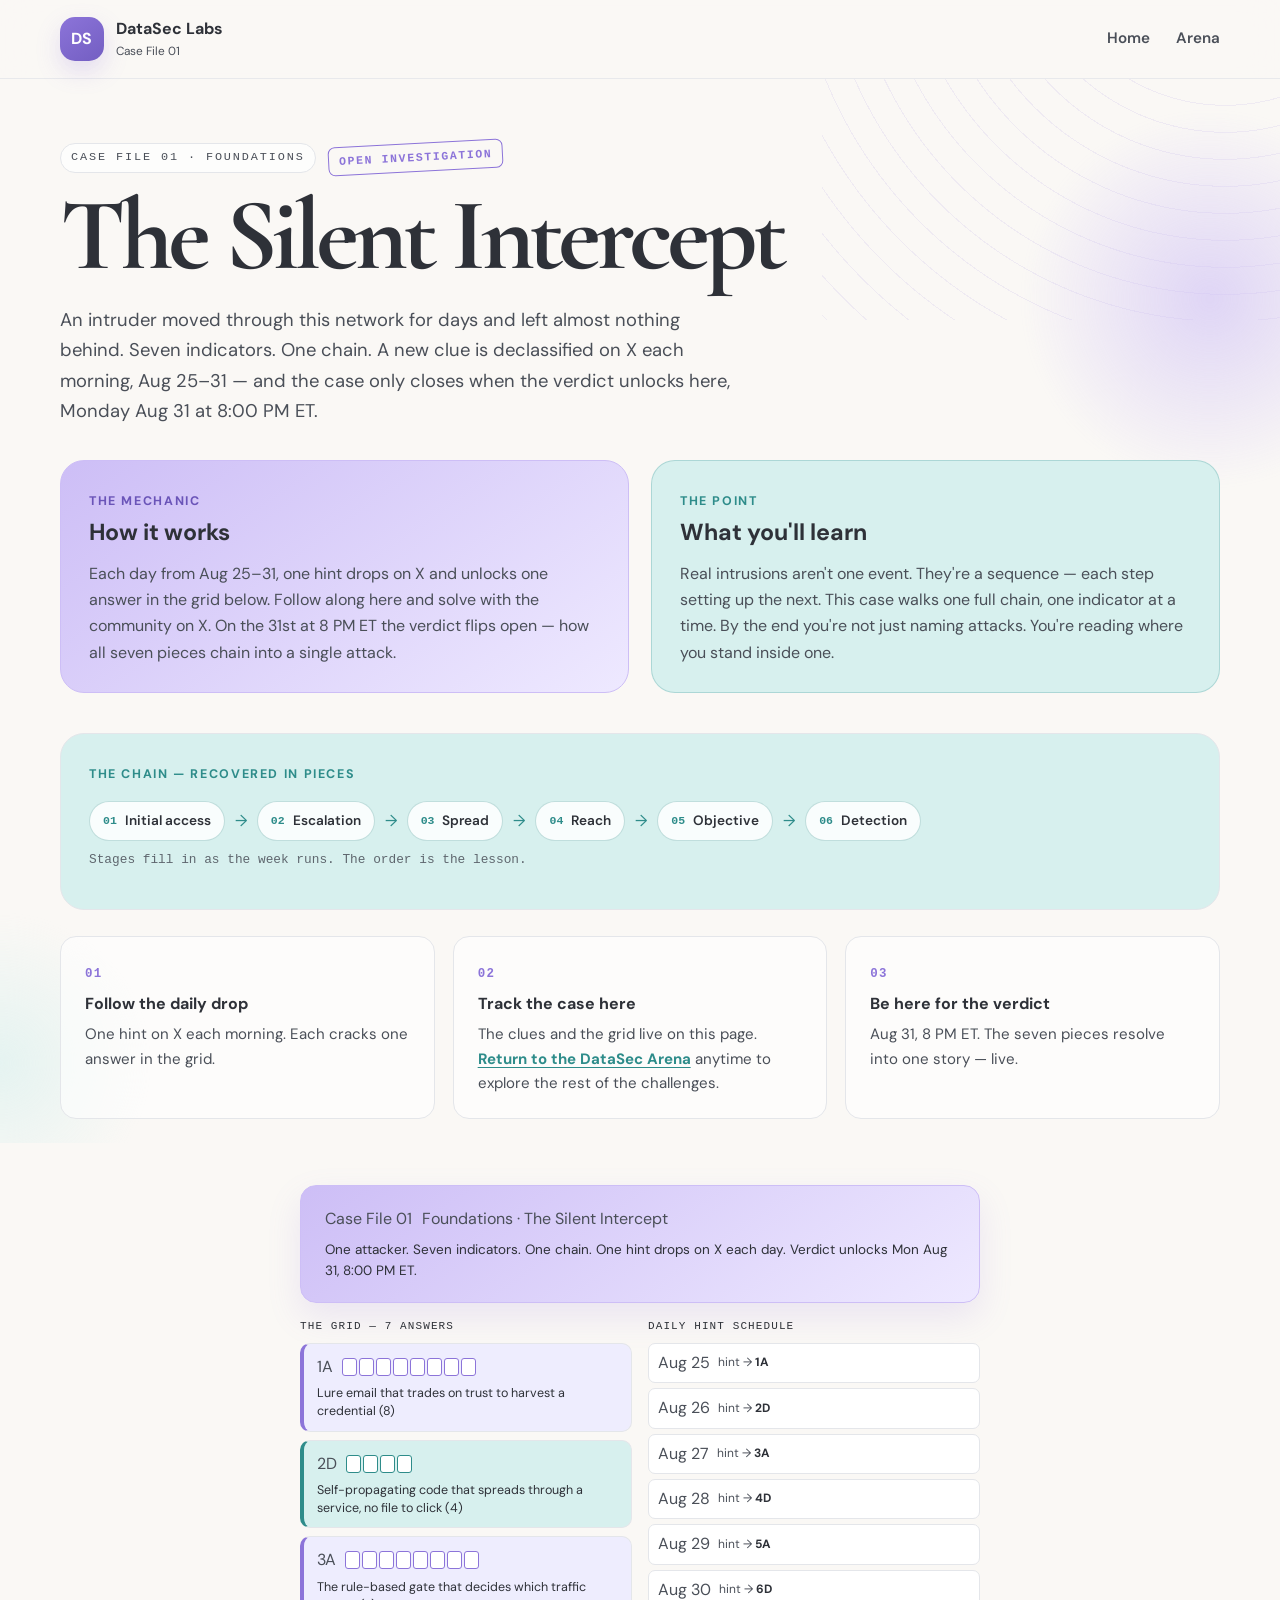
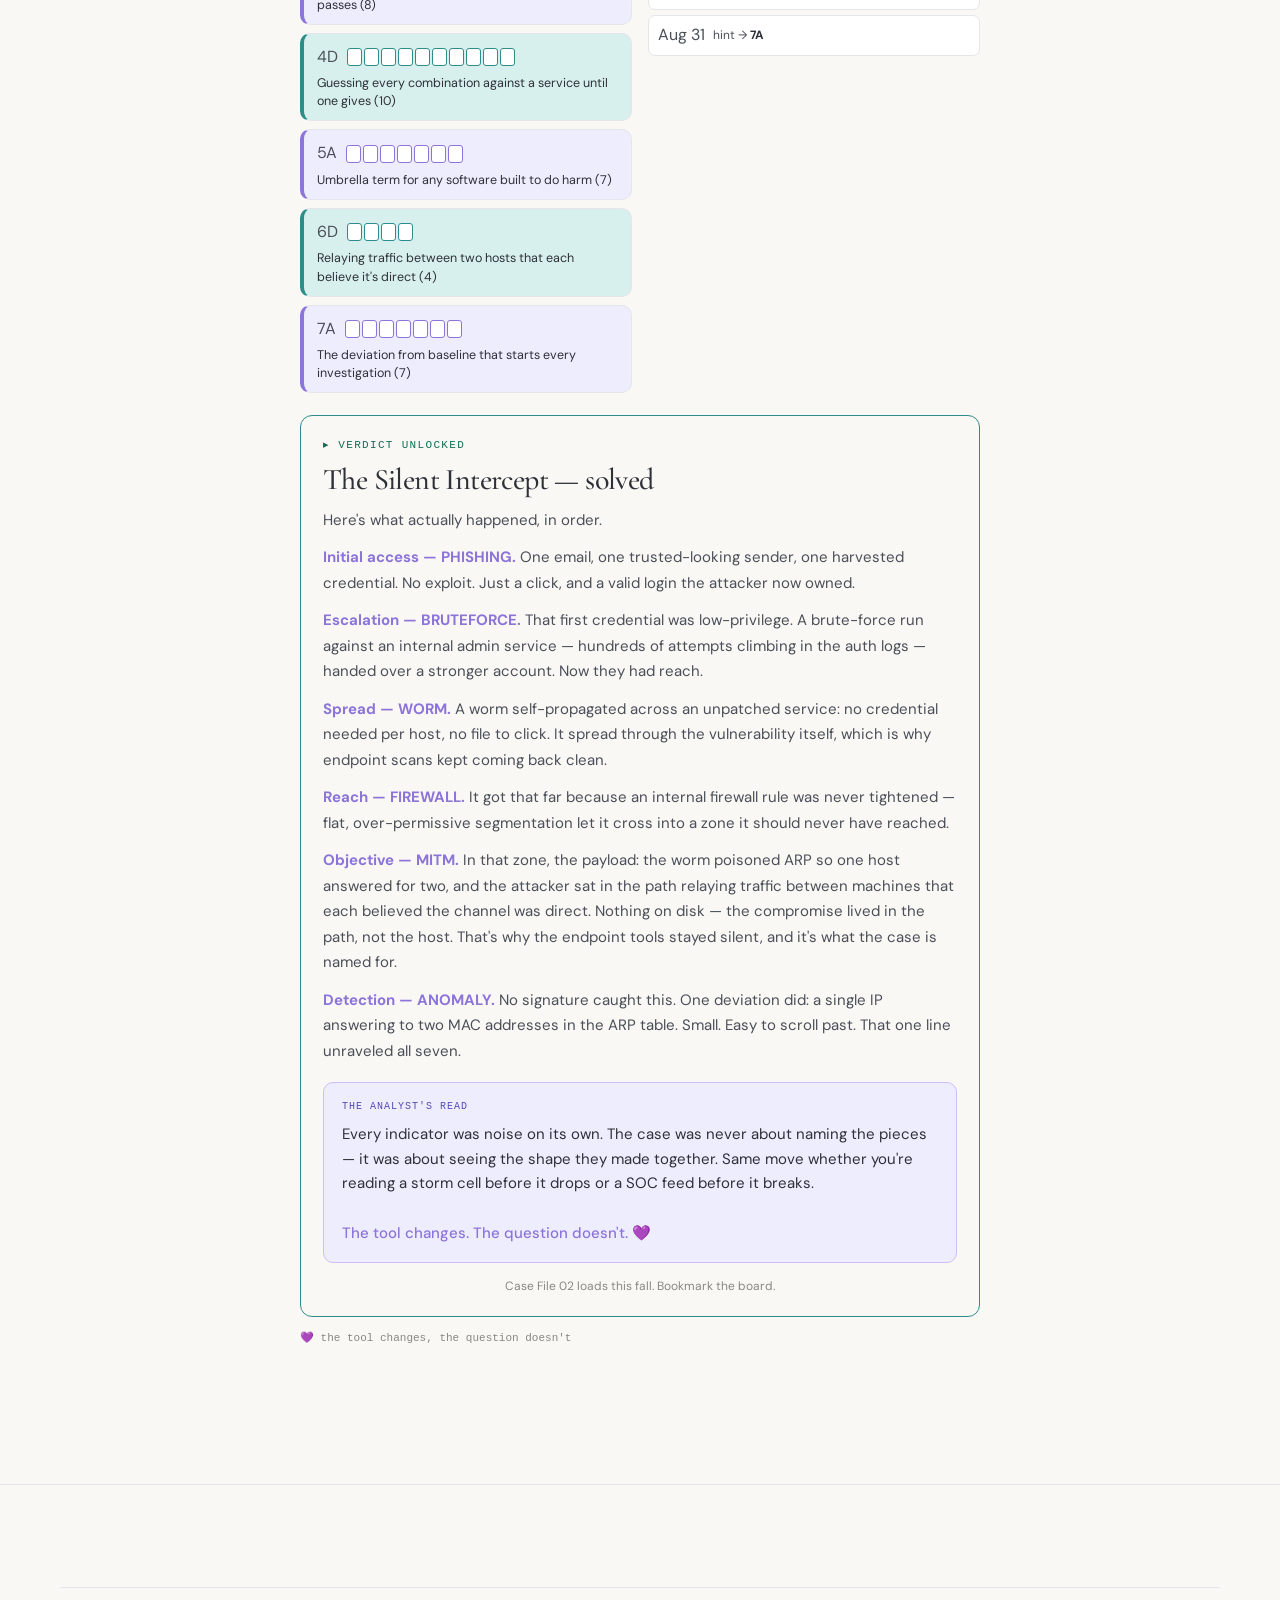
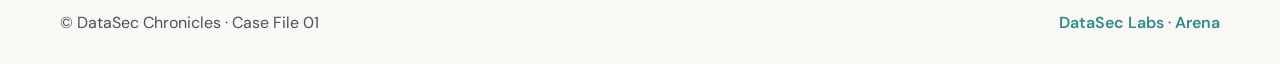
<file: casefile-01/index.html>
<!DOCTYPE html>
<html lang="en">
<head>
  <meta charset="UTF-8" />
  <meta name="viewport" content="width=device-width, initial-scale=1.0" />
  <title>Case File 01: The Silent Intercept — DataSec Labs</title>
  <meta name="description" content="An interactive cybersecurity mystery. One hint drops daily, Aug 25–31. Solve the grid — the verdict unlocks Aug 31, 8PM ET." />

  <!-- Fonts: match the main site (DM Sans + Cormorant Garamond) -->
  <link rel="preconnect" href="https://fonts.googleapis.com" />
  <link rel="preconnect" href="https://fonts.gstatic.com" crossorigin />
  <link href="https://fonts.googleapis.com/css2?family=DM+Sans:wght@400;500;600;700&family=Cormorant+Garamond:wght@500;600;700&display=swap" rel="stylesheet" />

  <!-- Shared site styles (v3 palette lives here as :root variables) -->
  <style>
/* ---- inlined style.css ---- */
:root {
  --background: #faf8f5;
  --surface: #ffffff;
  --card: #f1f2f4;
  --heading: #2e3138;
  --body: #4a4f58;
  --lavender: #8c74d9;
  --lavender-soft: #cdbef6;
  --teal: #2e8c8a;
  --teal-soft: #d7f0ee;
  --border: #e4e6ea;
  --shadow: 0 22px 65px rgba(46, 49, 56, 0.10);
  --radius-lg: 34px;
  --radius-md: 24px;
  --radius-sm: 16px;
}

* {
  box-sizing: border-box;
}

html {
  scroll-behavior: smooth;
}

body {
  margin: 0;
  overflow-x: hidden;
  background: var(--background);
  color: var(--body);
  font-family: "DM Sans", sans-serif;
  line-height: 1.65;
}

body.menu-open {
  overflow: hidden;
}

a {
  color: inherit;
  text-decoration: none;
}

button,
a {
  -webkit-tap-highlight-color: transparent;
}

button {
  font: inherit;
}

img {
  max-width: 100%;
}

.container {
  width: min(1160px, calc(100% - 40px));
  margin: 0 auto;
}

.sr-only {
  position: absolute;
  width: 1px;
  height: 1px;
  padding: 0;
  margin: -1px;
  overflow: hidden;
  clip: rect(0, 0, 0, 0);
  white-space: nowrap;
  border: 0;
}

.skip-link {
  position: fixed;
  left: 16px;
  top: -60px;
  z-index: 100;
  padding: 10px 14px;
  border-radius: 10px;
  background: var(--heading);
  color: white;
  transition: top 0.2s ease;
}

.skip-link:focus {
  top: 16px;
}

.site-header {
  position: sticky;
  top: 0;
  z-index: 50;
  border-bottom: 1px solid rgba(228, 230, 234, 0.82);
  background: rgba(250, 248, 245, 0.88);
  backdrop-filter: blur(18px);
}

.nav-shell {
  min-height: 78px;
  display: flex;
  align-items: center;
  justify-content: space-between;
  gap: 24px;
}

.brand {
  display: inline-flex;
  align-items: center;
  gap: 12px;
}

.brand-mark {
  width: 44px;
  height: 44px;
  display: grid;
  place-items: center;
  border-radius: 15px;
  background: linear-gradient(145deg, var(--lavender), #735ec2);
  color: white;
  font-weight: 700;
  letter-spacing: 0.03em;
  box-shadow: 0 10px 24px rgba(140, 116, 217, 0.22);
}

.brand-copy strong,
.brand-copy small {
  display: block;
}

.brand-copy strong {
  color: var(--heading);
  font-size: 1rem;
}

.brand-copy small {
  color: var(--body);
  font-size: 0.74rem;
}

.primary-nav {
  display: flex;
  align-items: center;
  gap: 26px;
  font-size: 0.95rem;
  font-weight: 600;
}

.primary-nav a:not(.nav-cta):hover,
.footer-links a:hover {
  color: var(--teal);
}

.nav-cta {
  padding: 10px 16px;
  border-radius: 999px;
  background: var(--heading);
  color: white;
}

.menu-toggle {
  display: none;
  width: 44px;
  height: 44px;
  border: 1px solid var(--border);
  border-radius: 14px;
  background: white;
}

.menu-toggle span:not(.sr-only) {
  display: block;
  width: 18px;
  height: 2px;
  margin: 4px auto;
  border-radius: 999px;
  background: var(--heading);
}

.hero {
  position: relative;
  overflow: hidden;
  padding: 112px 0 90px;
}

.hero-orb {
  position: absolute;
  border-radius: 50%;
  filter: blur(4px);
  opacity: 0.54;
  pointer-events: none;
}

.hero-orb-one {
  width: 360px;
  height: 360px;
  right: -140px;
  top: 80px;
  background: radial-gradient(circle at center, var(--lavender-soft), transparent 70%);
}

.hero-orb-two {
  width: 320px;
  height: 320px;
  left: -170px;
  bottom: -90px;
  background: radial-gradient(circle at center, var(--teal-soft), transparent 70%);
}

.hero-grid {
  position: relative;
  display: grid;
  grid-template-columns: 1.08fr 0.92fr;
  align-items: center;
  gap: 82px;
}

.eyebrow,
.card-kicker,
.visual-kicker,
.floating-label {
  display: inline-block;
  color: var(--teal);
  font-size: 0.78rem;
  font-weight: 700;
  letter-spacing: 0.13em;
  text-transform: uppercase;
}

h1,
h2 {
  margin: 12px 0 20px;
  color: var(--heading);
  font-family: "Cormorant Garamond", serif;
  line-height: 0.98;
}

h1 {
  max-width: 760px;
  font-size: clamp(4rem, 8vw, 7.1rem);
  letter-spacing: -0.05em;
}

h2 {
  font-size: clamp(2.8rem, 5vw, 4.8rem);
  letter-spacing: -0.035em;
}

h3 {
  margin: 10px 0 14px;
  color: var(--heading);
  font-size: 1.45rem;
  line-height: 1.25;
}

.hero-lede {
  max-width: 680px;
  font-size: 1.15rem;
}

.hero-actions {
  display: flex;
  flex-wrap: wrap;
  gap: 14px;
  margin: 34px 0 28px;
}

.button {
  min-height: 52px;
  display: inline-flex;
  align-items: center;
  justify-content: center;
  padding: 0 22px;
  border-radius: 999px;
  font-weight: 700;
  transition: transform 180ms ease, box-shadow 180ms ease, background 180ms ease;
}

.button:hover {
  transform: translateY(-2px);
}

.button-primary {
  background: var(--lavender);
  color: white;
  box-shadow: 0 14px 28px rgba(140, 116, 217, 0.23);
}

.button-primary:hover {
  background: #7f67cf;
}

.button-secondary {
  border: 1px solid var(--border);
  background: white;
  color: var(--heading);
}

.hero-meta {
  display: flex;
  flex-wrap: wrap;
  gap: 20px;
  margin: 0;
  padding: 0;
  list-style: none;
  font-size: 0.9rem;
  font-weight: 600;
}

.hero-meta li::before {
  content: "✓";
  margin-right: 8px;
  color: var(--teal);
}

.hero-visual {
  position: relative;
  min-height: 540px;
}

.visual-card,
.floating-card {
  border: 1px solid rgba(228, 230, 234, 0.95);
  background: rgba(255, 255, 255, 0.96);
  box-shadow: var(--shadow);
}

.visual-card-main {
  position: absolute;
  inset: 38px 24px 62px 18px;
  padding: 30px;
  border-radius: 34px;
  transform: rotate(1.6deg);
}

.visual-header,
.signal-row {
  display: flex;
  align-items: center;
  justify-content: space-between;
  gap: 22px;
}

.visual-header strong {
  display: block;
  margin-top: 3px;
  color: var(--heading);
  font-size: 1.16rem;
}

.live-badge {
  display: inline-flex;
  align-items: center;
  gap: 7px;
  padding: 7px 10px;
  border-radius: 999px;
  background: var(--teal-soft);
  color: var(--teal);
  font-size: 0.8rem;
  font-weight: 700;
}

.live-badge span {
  width: 8px;
  height: 8px;
  border-radius: 50%;
  background: var(--teal);
}

.chart-shell {
  position: relative;
  height: 260px;
  margin: 36px 0 28px;
  overflow: hidden;
  border-bottom: 1px solid var(--border);
}

.chart-grid {
  position: absolute;
  inset: 0;
  background-image:
    linear-gradient(to right, rgba(228,230,234,.75) 1px, transparent 1px),
    linear-gradient(to bottom, rgba(228,230,234,.75) 1px, transparent 1px);
  background-size: 56px 56px;
}

.bars {
  position: absolute;
  inset: 18px 14px 0;
  display: flex;
  align-items: flex-end;
  gap: 12px;
}

.bars span {
  flex: 1;
  min-width: 10px;
  border-radius: 10px 10px 3px 3px;
  background: linear-gradient(to top, #247977, var(--teal));
  opacity: 0.78;
}

.bars .bar-anomaly {
  background: linear-gradient(to top, #745cc9, var(--lavender));
  opacity: 1;
  box-shadow: 0 0 0 7px rgba(205, 190, 246, 0.36);
}

.signal-row {
  padding: 18px;
  border-radius: 18px;
  background: var(--teal-soft);
}

.signal-row div {
  display: flex;
  flex-direction: column;
}

.signal-row span {
  font-size: 0.8rem;
}

.signal-row strong {
  color: var(--heading);
  font-size: 1.1rem;
}

.signal-row .status-text {
  color: var(--lavender);
}

.floating-card {
  position: absolute;
  width: 196px;
  padding: 18px;
  border-radius: 20px;
}

.floating-card strong {
  display: block;
  margin-top: 6px;
  color: var(--heading);
}

.floating-card-top {
  top: 0;
  right: 0;
}

.floating-card-bottom {
  left: 0;
  bottom: 10px;
}

.section {
  padding: 96px 0;
}

.intro-strip {
  padding-top: 30px;
}

.strip-grid {
  display: grid;
  grid-template-columns: repeat(3, 1fr);
  gap: 18px;
}

.strip-grid > div {
  padding: 30px;
  border: 1px solid var(--border);
  border-radius: 24px;
  background: rgba(255,255,255,0.72);
}

.strip-number {
  color: var(--lavender);
  font-size: 0.78rem;
  font-weight: 700;
  letter-spacing: 0.12em;
}

.strip-grid h2 {
  margin: 6px 0 8px;
  font-size: 2.35rem;
}

.strip-grid p {
  margin: 0;
}

.section-heading {
  display: grid;
  grid-template-columns: 1fr 0.82fr;
  align-items: end;
  gap: 58px;
  margin-bottom: 44px;
}

.section-heading h2 {
  margin-bottom: 0;
}

.section-heading > p {
  max-width: 500px;
  margin: 0 0 8px;
}

.lab-grid {
  display: grid;
  grid-template-columns: repeat(3, minmax(0, 1fr));
  gap: 20px;
}

.lab-card {
  min-height: 330px;
  padding: 28px;
  border: 1px solid var(--border);
  border-radius: 28px;
  background: var(--card);
  transition: transform 180ms ease, box-shadow 180ms ease;
}

.lab-card:hover {
  transform: translateY(-6px);
  box-shadow: var(--shadow);
}

.lab-card-featured {
  background: linear-gradient(145deg, var(--lavender-soft), #eee9ff);
}

.card-topline {
  display: flex;
  justify-content: space-between;
  align-items: center;
  margin-bottom: 28px;
}

.card-icon {
  width: 50px;
  height: 50px;
  display: grid;
  place-items: center;
  border-radius: 16px;
  background: white;
  font-size: 1.4rem;
}

.pill {
  padding: 7px 10px;
  border-radius: 999px;
  background: rgba(255,255,255,0.9);
  color: var(--body);
  font-size: 0.78rem;
  font-weight: 700;
}

.pill-live {
  background: var(--teal-soft);
  color: var(--teal);
}

.card-link,
.text-link {
  display: inline-flex;
  gap: 7px;
  margin-top: 14px;
  color: var(--teal);
  font-weight: 700;
}

.pathway-section {
  background: linear-gradient(180deg, rgba(215,240,238,0.72), rgba(250,248,245,0.3));
}

.pathway-grid {
  display: grid;
  grid-template-columns: 0.92fr 1.08fr;
  gap: 78px;
  align-items: start;
}

.pathway-copy p {
  max-width: 520px;
}

.pathway-list {
  display: grid;
  gap: 14px;
}

.pathway-item {
  display: grid;
  grid-template-columns: auto 1fr auto;
  align-items: center;
  gap: 18px;
  padding: 22px;
  border: 1px solid var(--border);
  border-radius: 22px;
  background: rgba(255,255,255,0.86);
  transition: transform 180ms ease, box-shadow 180ms ease;
}

.pathway-item:hover {
  transform: translateX(5px);
  box-shadow: 0 16px 38px rgba(46,49,56,0.08);
}

.pathway-number {
  color: var(--lavender);
  font-size: 0.85rem;
  font-weight: 700;
}

.pathway-item strong,
.pathway-item small {
  display: block;
}

.pathway-item strong {
  color: var(--heading);
}

.pathway-item small {
  margin-top: 4px;
  color: var(--body);
}

.about-section {
  background: var(--teal-soft);
}

.about-grid {
  display: grid;
  grid-template-columns: 0.9fr 1.1fr;
  align-items: center;
  gap: 84px;
}

.about-quote {
  position: relative;
  padding: 40px;
  border-radius: 30px;
  background: rgba(255,255,255,0.68);
}

.quote-mark {
  display: block;
  color: var(--lavender);
  font-family: "Cormorant Garamond", serif;
  font-size: 6rem;
  line-height: 0.5;
}

blockquote {
  margin: 24px 0 0;
  color: var(--heading);
  font-family: "Cormorant Garamond", serif;
  font-size: clamp(2.2rem, 4vw, 3.7rem);
  line-height: 1.02;
}

.about-copy p {
  font-size: 1.04rem;
}

.closing-section {
  padding-bottom: 108px;
}

.closing-card {
  display: flex;
  align-items: center;
  justify-content: space-between;
  gap: 34px;
  padding: 52px;
  border-radius: 34px;
  background: var(--heading);
}

.closing-card h2 {
  max-width: 760px;
  margin-bottom: 12px;
  color: white;
}

.closing-card p {
  max-width: 680px;
  margin: 0;
  color: #d9dce2;
}

.closing-card .eyebrow {
  color: var(--lavender-soft);
}

footer {
  padding: 56px 0 28px;
  border-top: 1px solid var(--border);
}

.footer-grid {
  display: grid;
  grid-template-columns: 1.2fr 0.5fr 0.6fr;
  gap: 54px;
}

.footer-brand {
  margin-bottom: 16px;
}

.footer-grid p {
  max-width: 420px;
}

.footer-links {
  display: grid;
  align-content: start;
  gap: 8px;
}

.footer-links strong {
  margin-bottom: 8px;
  color: var(--heading);
}

.footer-bottom {
  display: flex;
  justify-content: space-between;
  gap: 20px;
  margin-top: 46px;
  padding-top: 22px;
  border-top: 1px solid var(--border);
}

.reveal {
  opacity: 1;
  transform: translateY(0);
}

@media (prefers-reduced-motion: reduce) {
  html {
    scroll-behavior: auto;
  }

  .reveal {
    opacity: 1;
    transform: none;
    transition: none;
  }

  * {
    animation: none !important;
    transition: none !important;
  }
}

@media (max-width: 940px) {
  .menu-toggle {
    display: inline-block;
  }

  .primary-nav {
    position: fixed;
    left: 20px;
    right: 20px;
    top: 88px;
    display: none;
    padding: 22px;
    border: 1px solid var(--border);
    border-radius: 22px;
    background: rgba(255,255,255,0.98);
    box-shadow: var(--shadow);
  }

  .primary-nav.open {
    display: grid;
  }

  .nav-cta {
    text-align: center;
  }

  .hero-grid,
  .section-heading,
  .pathway-grid,
  .about-grid {
    grid-template-columns: 1fr;
  }

  .hero {
    padding-top: 72px;
  }

  .hero-grid {
    gap: 48px;
  }

  .hero-visual {
    min-height: 500px;
  }

  .strip-grid {
    grid-template-columns: 1fr;
  }

  .lab-grid {
    grid-template-columns: repeat(2, minmax(0, 1fr));
  }

  .section-heading {
    gap: 16px;
  }

  .closing-card {
    align-items: flex-start;
    flex-direction: column;
  }

  .footer-grid {
    grid-template-columns: 1fr 1fr;
  }

  .footer-grid > :first-child {
    grid-column: 1 / -1;
  }
}

@media (max-width: 640px) {
  .container {
    width: min(100% - 24px, 1160px);
  }

  .brand-copy small {
    display: none;
  }

  .hero {
    padding: 56px 0 52px;
  }

  h1 {
    font-size: 4.05rem;
  }

  h2 {
    font-size: 3rem;
  }

  .hero-visual {
    min-height: 410px;
  }

  .visual-card-main {
    inset: 36px 6px 56px 6px;
    padding: 20px;
  }

  .chart-shell {
    height: 190px;
  }

  .bars {
    gap: 7px;
  }

  .floating-card {
    width: 158px;
    padding: 14px;
    font-size: 0.82rem;
  }

  .lab-grid {
    grid-template-columns: 1fr;
  }

  .section {
    padding: 70px 0;
  }

  .closing-card {
    padding: 34px 24px;
  }

  .footer-grid {
    grid-template-columns: 1fr;
  }

  .footer-grid > :first-child {
    grid-column: auto;
  }

  .footer-bottom {
    flex-direction: column;
  }
}

</style>

  <style>
    /* ---- Case File page-local styling. All colors from style.css vars. ---- */

    .case-hero {
      position: relative;
      padding: 64px 0 24px;
      overflow: hidden;
    }
    /* Colored hero orbs — same device as the main site hero */
    .case-hero .orb {
      position: absolute;
      border-radius: 50%;
      filter: blur(4px);
      opacity: 0.6;
      pointer-events: none;
      z-index: 0;
    }
    .case-hero .orb-lav {
      width: 380px; height: 380px;
      right: -120px; top: 30px;
      background: radial-gradient(circle at center, var(--lavender-soft), transparent 70%);
    }
    .case-hero .orb-teal {
      width: 300px; height: 300px;
      left: -150px; bottom: -70px;
      background: radial-gradient(circle at center, var(--teal-soft), transparent 70%);
    }
    /* Faint isobar / contour motif — the storm-to-SOC nod */
    .case-hero::before {
      content: "";
      position: absolute;
      inset: -30% -8% auto auto;
      width: 560px;
      height: 560px;
      background:
        repeating-radial-gradient(circle at 72% 28%,
          transparent 0 26px,
          rgba(140, 116, 217, 0.10) 26px 27px);
      pointer-events: none;
      z-index: 0;
    }
    .case-hero .container { position: relative; z-index: 1; }

    /* Classification strip above the title */
    .case-tag-row {
      display: flex;
      align-items: center;
      gap: 12px;
      flex-wrap: wrap;
      margin-bottom: 6px;
    }
    .case-file-no {
      font-family: ui-monospace, "SF Mono", Menlo, Consolas, monospace;
      font-size: 0.74rem;
      letter-spacing: 0.16em;
      text-transform: uppercase;
      color: var(--body);
      padding: 4px 10px;
      border: 1px solid var(--border);
      border-radius: 999px;
      background: rgba(255, 255, 255, 0.7);
    }
    .status-stamp {
      font-family: ui-monospace, "SF Mono", Menlo, Consolas, monospace;
      font-size: 0.72rem;
      font-weight: 700;
      letter-spacing: 0.14em;
      text-transform: uppercase;
      color: var(--lavender);
      border: 1.5px solid var(--lavender);
      border-radius: 7px;
      padding: 4px 10px;
      transform: rotate(-3deg);
    }

    /* Evidence-log intro cards */
    .case-intro-grid {
      display: grid;
      grid-template-columns: 1fr 1fr;
      gap: 22px;
      margin: 34px 0 8px;
    }
    .case-intro-card {
      position: relative;
      padding: 26px 28px;
      border: 1px solid var(--border);
      border-radius: var(--radius-md);
      background: rgba(255, 255, 255, 0.74);
    }
    /* First card: lavender featured treatment (matches .lab-card-featured) */
    .case-intro-card.is-lav {
      background: linear-gradient(145deg, var(--lavender-soft), #eee9ff);
      border-color: var(--lavender-soft);
    }
    /* Second card: teal fill */
    .case-intro-card.is-teal {
      background: var(--teal-soft);
      border-color: rgba(46, 140, 138, 0.25);
    }
    .case-intro-card.is-lav .card-kicker { color: #6a54b8; }
    .case-intro-card.is-teal .card-kicker { color: var(--teal); }
    .case-intro-card h3 { margin-top: 4px; }
    .case-intro-card p { margin: 0; color: var(--body); }

    /* The seven-step chain teaser — masked so it doesn't spoil answers */
    .chain-strip {
      margin: 40px 0 8px;
      padding: 26px 28px;
      border: 1px solid var(--border);
      border-radius: var(--radius-md);
      background: var(--teal-soft);
    }
    .chain-strip .card-kicker { color: var(--teal); }
    .chain-track {
      display: flex;
      flex-wrap: wrap;
      gap: 10px;
      margin-top: 14px;
    }
    .chain-node {
      display: inline-flex;
      align-items: center;
      gap: 8px;
      padding: 8px 13px;
      border-radius: 999px;
      background: rgba(255, 255, 255, 0.85);
      border: 1px solid rgba(46, 140, 138, 0.28);
      font-size: 0.85rem;
      font-weight: 600;
      color: var(--heading);
    }
    .chain-node span {
      font-family: ui-monospace, "SF Mono", Menlo, Consolas, monospace;
      font-size: 0.72rem;
      color: var(--teal);
    }
    .chain-arrow { color: var(--teal); align-self: center; }

    /* How-to-play, three quick rules */
    .rules-row {
      display: grid;
      grid-template-columns: repeat(3, 1fr);
      gap: 18px;
      margin-top: 26px;
    }
    .rule-card {
      padding: 22px 24px;
      border: 1px solid var(--border);
      border-radius: var(--radius-sm);
      background: rgba(255, 255, 255, 0.6);
    }
    .rule-num {
      font-family: ui-monospace, "SF Mono", Menlo, Consolas, monospace;
      font-size: 0.78rem;
      font-weight: 700;
      letter-spacing: 0.1em;
      color: var(--lavender);
    }
    .rule-card strong { display: block; margin: 6px 0 4px; color: var(--heading); }
    .rule-card p { margin: 0; font-size: 0.94rem; color: var(--body); }

    #case-root { margin: 18px 0 40px; }

    .case-footnote {
      margin-top: 8px;
      font-family: ui-monospace, "SF Mono", Menlo, Consolas, monospace;
      font-size: 0.8rem;
      color: var(--body);
      opacity: 0.85;
    }

    @media (max-width: 940px) {
      .case-intro-grid, .rules-row { grid-template-columns: 1fr; }
    }
  </style>
</head>
<body>
  <a class="skip-link" href="#case-root">Skip to the case</a>

  <header class="site-header">
    <div class="container nav-shell">
      <a class="brand" href="../../index.html">
        <span class="brand-mark">DS</span>
        <span class="brand-copy">
          <strong>DataSec Labs</strong>
          <small>Case File 01</small>
        </span>
      </a>
      <nav class="primary-nav" aria-label="Primary">
        <a href="../../index.html">Home</a>
        <a href="/arena/">Arena</a>
      </nav>
    </div>
  </header>

  <main>
    <section class="hero case-hero">
      <span class="orb orb-lav" aria-hidden="true"></span>
      <span class="orb orb-teal" aria-hidden="true"></span>
      <div class="container">
        <div class="case-tag-row">
          <span class="case-file-no">Case File 01 · Foundations</span>
          <span class="status-stamp">Open Investigation</span>
        </div>

        <h1>The Silent Intercept</h1>

        <p class="hero-lede">
          An intruder moved through this network for days and left almost nothing
          behind. Seven indicators. One chain. A new clue is declassified on X each
          morning, Aug&nbsp;25–31 — and the case only closes when the verdict unlocks
          here, Monday Aug&nbsp;31 at 8:00&nbsp;PM&nbsp;ET.
        </p>

        <!-- Evidence-log intro: how it works / what you'll learn -->
        <div class="case-intro-grid">
          <div class="case-intro-card is-lav">
            <span class="card-kicker">The mechanic</span>
            <h3>How it works</h3>
            <p>
              Each day from Aug&nbsp;25–31, one hint drops on X and unlocks one
              answer in the grid below. Follow along here and solve with the
              community on X. On the 31st at 8&nbsp;PM&nbsp;ET
              the verdict flips open — how all seven pieces chain into a single attack.
            </p>
          </div>
          <div class="case-intro-card is-teal">
            <span class="card-kicker">The point</span>
            <h3>What you'll learn</h3>
            <p>
              Real intrusions aren't one event. They're a sequence — each step
              setting up the next. This case walks one full chain, one indicator at
              a time. By the end you're not just naming attacks. You're reading
              where you stand inside one.
            </p>
          </div>
        </div>

        <!-- Masked kill-chain teaser: shows the shape without the answers -->
        <div class="chain-strip">
          <span class="card-kicker">The chain — recovered in pieces</span>
          <div class="chain-track" aria-label="Six-stage attack chain, revealed across the week">
            <span class="chain-node"><span>01</span> Initial access</span>
            <span class="chain-arrow" aria-hidden="true">→</span>
            <span class="chain-node"><span>02</span> Escalation</span>
            <span class="chain-arrow" aria-hidden="true">→</span>
            <span class="chain-node"><span>03</span> Spread</span>
            <span class="chain-arrow" aria-hidden="true">→</span>
            <span class="chain-node"><span>04</span> Reach</span>
            <span class="chain-arrow" aria-hidden="true">→</span>
            <span class="chain-node"><span>05</span> Objective</span>
            <span class="chain-arrow" aria-hidden="true">→</span>
            <span class="chain-node"><span>06</span> Detection</span>
          </div>
          <p class="case-footnote">Stages fill in as the week runs. The order is the lesson.</p>
        </div>

        <!-- Three quick rules -->
        <div class="rules-row">
          <div class="rule-card">
            <span class="rule-num">01</span>
            <strong>Follow the daily drop</strong>
            <p>One hint on X each morning. Each cracks one answer in the grid.</p>
          </div>
          <div class="rule-card">
            <span class="rule-num">02</span>
            <strong>Track the case here</strong>
            <p>The clues and the grid live on this page. <a href="/arena/" style="color:var(--teal);font-weight:700;text-decoration:underline;text-underline-offset:3px;">Return to the DataSec Arena</a> anytime to explore the rest of the challenges.</p>
          </div>
          <div class="rule-card">
            <span class="rule-num">03</span>
            <strong>Be here for the verdict</strong>
            <p>Aug 31, 8 PM ET. The seven pieces resolve into one story — live.</p>
          </div>
        </div>
      </div>
    </section>

    <section class="section" style="padding-top: 24px;">
      <div class="container">
        <!-- Engine renders grid, hint schedule, countdown, verdict, and signature here -->
        <div id="case-root"></div>
      </div>
    </section>
  </main>

  <footer>
    <div class="container">
      <div class="footer-bottom">
        <span>© DataSec Chronicles · Case File 01</span>
        <span><a href="../" style="color:var(--teal);font-weight:600;">DataSec Labs</a> · <a href="/arena/" style="color:var(--teal);font-weight:600;">Arena</a></span>
      </div>
    </div>
  </footer>

  <!-- Config first, then the engine that reads it -->
  <script>
/*
 * DataSec Chronicles — Labs
 * Case File 01: The Silent Intercept
 * ------------------------------------------------------------------
 * Per-case config consumed by the shared engine.js.
 * Same pattern as the Bingo boards: engine.js + bingo.css are shared,
 * this file is the only thing that changes per case.
 *
 * Drop-in path (mirrors your existing structure):
 *   labs.datasecchronicles.com/casefiles/01/board.js
 *
 * The reveal answer is lightly obfuscated (base64) so it isn't sitting
 * in plain text in the shipped file. This is NOT real security — anyone
 * who opens dev tools can decode it. Because the daily story lives on X
 * and only the verdict lives here, that's an acceptable trade: a
 * determined snooper spoils a grid, not the week-long narrative.
 *
 * Reveal timestamp is a fixed ISO instant, so every visitor hits the
 * same moment regardless of when they load the page (global countdown).
 * ------------------------------------------------------------------
 */

window.DATASEC_CASE = {
  meta: {
    id: "case-01",
    volume: "Foundations",
    number: "01",
    title: "The Silent Intercept",
    tagline: "One attacker. Seven indicators. One chain.",
    eventTag: "#[EVENTTAG]",          // swap after X check
    signature: "the tool changes, the question doesn't",
    emoji: "\uD83D\uDC9C"             // 💜
  },

  // Fixed global reveal instant. 2026-08-31 20:00 America/New_York = 00:00Z (EDT, UTC-4).
  reveal: {
    at: "2026-09-01T00:00:00Z",
    label: "Verdict unlocks Mon Aug 31, 8:00 PM ET",
    // base64 of the verdict headline; full narrative lives in `verdict` below,
    // gated by the engine until `reveal.at` passes.
    sealedHeadline: "VGhlIFNpbGVudCBJbnRlcmNlcHQg4oCUIHNvbHZlZA=="
  },

  // Seven answers. `slot` describes grid placement for a word-fit layout
  // (not a true interlocking crossword — see note in engine.js).
  // `hintDay` maps each answer to the X hint that unlocks it.
  clues: [
    {
      id: "1A", answer: "PHISHING", len: 8,
      def: "Lure email that trades on trust to harvest a credential",
      hintDay: "2026-08-25",
      role: "initial access"
    },
    {
      id: "2D", answer: "WORM", len: 4,
      def: "Self-propagating code that spreads through a service, no file to click",
      hintDay: "2026-08-26",
      role: "spread"
    },
    {
      id: "3A", answer: "FIREWALL", len: 8,
      def: "The rule-based gate that decides which traffic passes",
      hintDay: "2026-08-27",
      role: "reach / segmentation gap"
    },
    {
      id: "4D", answer: "BRUTEFORCE", len: 10,
      def: "Guessing every combination against a service until one gives",
      hintDay: "2026-08-28",
      role: "privilege escalation"
    },
    {
      id: "5A", answer: "MALWARE", len: 7,
      def: "Umbrella term for any software built to do harm",
      hintDay: "2026-08-29",
      role: "category"
    },
    {
      id: "6D", answer: "MITM", len: 4,
      def: "Relaying traffic between two hosts that each believe it's direct",
      hintDay: "2026-08-30",
      role: "objective"
    },
    {
      id: "7A", answer: "ANOMALY", len: 7,
      def: "The deviation from baseline that starts every investigation",
      hintDay: "2026-08-31",
      role: "detection"
    }
  ],

  // Verdict narrative, revealed only after reveal.at. Ordered by kill-chain
  // stage so the engine can render it as a sequence.
  verdict: {
    intro: "Here's what actually happened, in order.",
    chain: [
      { stage: "Initial access", answer: "PHISHING",
        text: "One email, one trusted-looking sender, one harvested credential. No exploit. Just a click, and a valid login the attacker now owned." },
      { stage: "Escalation", answer: "BRUTEFORCE",
        text: "That first credential was low-privilege. A brute-force run against an internal admin service \u2014 hundreds of attempts climbing in the auth logs \u2014 handed over a stronger account. Now they had reach." },
      { stage: "Spread", answer: "WORM",
        text: "A worm self-propagated across an unpatched service: no credential needed per host, no file to click. It spread through the vulnerability itself, which is why endpoint scans kept coming back clean." },
      { stage: "Reach", answer: "FIREWALL",
        text: "It got that far because an internal firewall rule was never tightened \u2014 flat, over-permissive segmentation let it cross into a zone it should never have reached." },
      { stage: "Objective", answer: "MITM",
        text: "In that zone, the payload: the worm poisoned ARP so one host answered for two, and the attacker sat in the path relaying traffic between machines that each believed the channel was direct. Nothing on disk \u2014 the compromise lived in the path, not the host. That's why the endpoint tools stayed silent, and it's what the case is named for." },
      { stage: "Detection", answer: "ANOMALY",
        text: "No signature caught this. One deviation did: a single IP answering to two MAC addresses in the ARP table. Small. Easy to scroll past. That one line unraveled all seven." }
    ],
    read: "Every indicator was noise on its own. The case was never about naming the pieces \u2014 it was about seeing the shape they made together. Same move whether you're reading a storm cell before it drops or a SOC feed before it breaks.",
    close: "The tool changes. The question doesn't. \uD83D\uDC9C"
  },

  next: {
    teaser: "Case File 02 loads this fall. Bookmark the board."
  }
};

</script>
  <script>
/*
 * DataSec Chronicles — Labs
 * Case File engine (shared across all cases)
 * ------------------------------------------------------------------
 * Reads window.DATASEC_CASE (set by a per-case board.js) and renders:
 *   - the word-fit answer grid
 *   - the daily hint schedule (unlocks by date)
 *   - a global countdown to reveal.at
 *   - the verdict, kept OUT of the DOM until reveal.at passes
 *
 * Design decisions baked in:
 *   1. TIME-GATE IS ENFORCED, NOT COSMETIC. The decoded verdict text is
 *      never written to the DOM before reveal.at. Pre-reveal there is
 *      nothing in the page source to spoil beyond the (base64) headline.
 *      This is light obfuscation, not real security — see board.js notes.
 *   2. GLOBAL COUNTDOWN. reveal.at is a fixed UTC instant, so every
 *      visitor converges on the same moment regardless of load time.
 *   3. WORD-FIT, NOT INTERLOCK. Clues render as independent slots. No
 *      crossing coordinates required.
 *
 * Expects a container: <div id="case-root"></div>
 * Pairs with bingo.css tokens (v3 palette) — see :root fallbacks below.
 * ------------------------------------------------------------------
 */

(function () {
  "use strict";

  var CASE = window.DATASEC_CASE;
  var root = document.getElementById("case-root");
  if (!CASE || !root) {
    if (root) root.textContent = "Case config not found.";
    return;
  }

  // Palette. Reads the site's CSS custom properties (style.css :root) when
  // present, so the event page follows any future retheme. Falls back to the
  // v3 hex if a variable is missing. Variable names match style.css.
  function cssVar(name, fallback) {
    try {
      var v = getComputedStyle(document.documentElement)
        .getPropertyValue(name).trim();
      return v || fallback;
    } catch (e) { return fallback; }
  }
  var C = {
    bg:       cssVar("--background",    "#FAF8F5"),
    card:     cssVar("--card",          "#F1F2F4"),
    surface:  cssVar("--surface",       "#FFFFFF"),
    heading:  cssVar("--heading",       "#2E3138"),
    body:     cssVar("--body",          "#4A4F58"),
    border:   cssVar("--border",        "#E4E6EA"),
    lav:      cssVar("--lavender",      "#8C74D9"),
    lavSoft:  cssVar("--lavender-soft", "#CDBEF6"),
    teal:     cssVar("--teal",          "#2E8C8A"),
    tealBg:   cssVar("--teal-soft",     "#D7F0EE"),
    // Derived tones with no site variable — kept as constants.
    lavBg:   "#EEEDFE", lavDark: "#534AB7",
    tealDark: "#0F6E56", coral: "#993C1D", muted: "#888780"
  };

  var revealAt = new Date(CASE.reveal.at).getTime();
  function isRevealed() { return Date.now() >= revealAt; }
  function b64decode(s) {
    try { return decodeURIComponent(escape(window.atob(s))); }
    catch (e) { return ""; }
  }

  // ---- DOM helpers ------------------------------------------------
  function el(tag, style, html) {
    var n = document.createElement(tag);
    if (style) n.style.cssText = style;
    if (html != null) n.innerHTML = html;
    return n;
  }
  // Match the live site (style.css): DM Sans body, Cormorant display.
  // MONO is used for eyebrows/labels/countdown — the site has no mono face,
  // so we use a system monospace stack, which reads as "data/label" without
  // pulling in a font the rest of the site doesn't load.
  var MONO = "ui-monospace, 'SF Mono', Menlo, Consolas, monospace";
  var SANS = "'DM Sans', system-ui, sans-serif";
  var DISPLAY = "'Cormorant Garamond', Georgia, serif";

  // ---- Header -----------------------------------------------------
  function renderHeader() {
    var h = el("div", "border-radius:16px;border:1px solid " + C.lavSoft +
      ";background:linear-gradient(145deg, " + C.lavSoft + ", #eee9ff);" +
      "padding:20px 24px;box-shadow:0 14px 34px rgba(140,116,217,0.14);");
    h.appendChild(el("div",
      "display:flex;gap:10px;align-items:center;flex-wrap:wrap;margin-bottom:6px;",
      "<span style='font-family:" + MONO + ";font-size:11px;letter-spacing:.12em;" +
      "text-transform:uppercase;color:#fff;background:" + C.lav +
      ";padding:4px 10px;border-radius:999px;font-weight:700;'>Case File " + CASE.meta.number + "</span>" +
      "<span style='font-family:" + MONO + ";font-size:11px;letter-spacing:.12em;" +
      "text-transform:uppercase;color:" + C.teal + ";font-weight:700;'>" + CASE.meta.volume +
      " \u00b7 " + CASE.meta.title + "</span>"));
    h.appendChild(el("div", "font-size:13.5px;color:" + C.heading + ";line-height:1.6;",
      CASE.meta.tagline + " One hint drops on X each day. " +
      CASE.reveal.label + "."));
    return h;
  }

  // ---- Grid (word-fit) --------------------------------------------
  function renderGrid() {
    var wrap = el("div", "flex:1;min-width:250px;");
    wrap.appendChild(el("div", "font-family:" + MONO + ";font-size:11px;" +
      "letter-spacing:.1em;text-transform:uppercase;color:" + C.heading +
      ";margin-bottom:8px;", "The grid \u2014 " + CASE.clues.length + " answers"));

    CASE.clues.forEach(function (c, idx) {
      // Alternate lavender / teal accents down the list so the board carries color.
      var accent = idx % 2 === 0 ? C.lav : C.teal;
      var accentBg = idx % 2 === 0 ? C.lavBg : C.tealBg;
      var row = el("div", "border:1px solid " + C.border + ";border-left:4px solid " +
        accent + ";background:" + accentBg + ";border-radius:10px;padding:10px 13px;" +
        "margin-bottom:8px;");
      var boxes = "";
      for (var i = 0; i < c.len; i++) {
        boxes += "<span style='display:inline-block;width:15px;height:18px;" +
          "border:1px solid " + accent + ";border-radius:3px;margin:1px;" +
          "background:" + C.surface + ";'></span>";
      }
      row.appendChild(el("div",
        "display:flex;align-items:center;gap:8px;margin-bottom:4px;",
        "<span style='font-family:" + MONO + ";font-size:11px;color:#fff;" +
        "background:" + accent + ";font-weight:700;border-radius:999px;" +
        "padding:2px 8px;min-width:24px;text-align:center;'>" + c.id + "</span>" +
        "<span style='line-height:0;'>" + boxes + "</span>"));
      row.appendChild(el("div", "font-size:12.5px;color:" + C.heading + ";line-height:1.45;",
        c.def + " (" + c.len + ")"));
      wrap.appendChild(row);
    });
    return wrap;
  }

  // ---- Hint schedule ----------------------------------------------
  function hintUnlocked(dateStr) {
    // A hint is unlocked once its calendar day has begun in ET.
    // We approximate "start of that day ET" as 04:00Z (EDT midnight).
    var t = new Date(dateStr + "T04:00:00Z").getTime();
    return Date.now() >= t;
  }

  function renderSchedule() {
    var wrap = el("div", "flex:1;min-width:250px;");
    wrap.appendChild(el("div", "font-family:" + MONO + ";font-size:11px;" +
      "letter-spacing:.1em;text-transform:uppercase;color:" + C.heading +
      ";margin-bottom:8px;", "Daily hint schedule"));

    CASE.clues.forEach(function (c) {
      var on = hintUnlocked(c.hintDay);
      var day = new Date(c.hintDay + "T12:00:00Z");
      var label = day.toLocaleDateString("en-US", { month: "short", day: "numeric", timeZone: "UTC" });
      var r = el("div", "display:flex;align-items:center;gap:8px;padding:6px 9px;" +
        "margin-bottom:5px;border-radius:7px;border:1px solid " + C.border +
        ";background:" + (on ? C.surface : C.card) + ";");
      r.innerHTML =
        "<span style='font-family:" + MONO + ";font-size:10px;letter-spacing:.06em;" +
        "text-transform:uppercase;color:" + (on ? C.teal : "#B4B2A9") +
        ";min-width:46px;'>" + label + "</span>" +
        "<span style='font-size:12px;color:" + (on ? C.body : "#B4B2A9") + ";'>hint \u2192 " +
        "<strong style='color:" + (on ? C.heading : "#B4B2A9") + ";'>" + c.id +
        "</strong>" + (on ? "" : " \u00b7 locked") + "</span>";
      wrap.appendChild(r);
    });
    return wrap;
  }

  // ---- Countdown / reveal panel -----------------------------------
  // The verdict is only built into the DOM once revealed. Before that,
  // renderVerdict() is never called, so the text isn't in page source.
  function renderVerdict() {
    var v = CASE.verdict;
    var panel = el("div", "margin-top:14px;border-radius:12px;border:1px solid " +
      C.teal + ";background:" + C.bg + ";padding:20px 22px;");

    panel.appendChild(el("div",
      "display:flex;align-items:center;gap:8px;font-family:" + MONO + ";font-size:11px;" +
      "letter-spacing:.12em;text-transform:uppercase;color:" + C.tealDark +
      ";margin-bottom:10px;",
      "<span aria-hidden='true'>\u25B8</span><span>Verdict unlocked</span>"));
    panel.appendChild(el("div", "font-family:" + DISPLAY + ";font-size:30px;" +
      "font-weight:500;line-height:1.05;letter-spacing:-0.02em;color:" + C.heading +
      ";margin-bottom:12px;", b64decode(CASE.reveal.sealedHeadline)));
    panel.appendChild(el("div", "font-size:15px;color:" + C.body + ";line-height:1.7;", v.intro));

    v.chain.forEach(function (s) {
      panel.appendChild(el("div", "font-size:15px;color:" + C.body +
        ";line-height:1.7;margin-top:12px;",
        "<strong style='color:" + C.lav + ";'>" + s.stage + " \u2014 " +
        s.answer + ".</strong> " + s.text));
    });

    var read = el("div", "margin-top:18px;padding:16px 18px;border-radius:10px;" +
      "background:" + C.lavBg + ";border:1px solid " + C.lavSoft + ";");
    read.appendChild(el("div", "font-family:" + MONO + ";font-size:10px;" +
      "letter-spacing:.1em;text-transform:uppercase;color:" + C.lavDark +
      ";margin-bottom:6px;", "The analyst's read"));
    read.appendChild(el("div", "font-size:15px;color:" + C.heading + ";line-height:1.65;",
      v.read + "<br><br><span style='color:" + C.lav + ";font-weight:500;'>" +
      v.close + "</span>"));
    panel.appendChild(read);

    if (CASE.next && CASE.next.teaser) {
      panel.appendChild(el("div", "margin-top:14px;font-size:12px;color:" + C.muted +
        ";text-align:center;", CASE.next.teaser));
    }
    return panel;
  }

  function renderLocked(container) {
    var panel = el("div", "margin-top:14px;border-radius:12px;border:1px dashed " +
      C.lav + ";background:" + C.lavBg + ";padding:16px 18px;");
    panel.appendChild(el("div",
      "display:flex;align-items:center;gap:6px;font-family:" + MONO + ";font-size:11px;" +
      "letter-spacing:.1em;text-transform:uppercase;color:" + C.lavDark + ";",
      "<span aria-hidden='true'>\uD83D\uDD12</span><span>Verdict locked</span>"));
    var cd = el("div", "font-family:" + MONO + ";font-size:22px;color:" + C.heading +
      ";margin-top:6px;", "--:--:--:--");
    panel.appendChild(cd);
    panel.appendChild(el("div", "font-size:11px;color:" + C.muted + ";margin-top:4px;",
      CASE.reveal.label));
    container.appendChild(panel);

    function tick() {
      if (isRevealed()) { rebuild(); return; }
      var ms = revealAt - Date.now();
      var s = Math.floor(ms / 1000);
      var d = Math.floor(s / 86400);
      var h = Math.floor((s % 86400) / 3600);
      var m = Math.floor((s % 3600) / 60);
      var sec = s % 60;
      function p(n) { return String(n).padStart(2, "0"); }
      cd.textContent = (d > 0 ? d + "d " : "") + p(h) + ":" + p(m) + ":" + p(sec);
      setTimeout(tick, 1000);
    }
    tick();
  }

  // ---- Assemble ---------------------------------------------------
  function rebuild() {
    root.innerHTML = "";
    var stage = el("div", "font-family:" + SANS + ";max-width:680px;margin:0 auto;");
    stage.appendChild(renderHeader());

    var cols = el("div", "display:flex;gap:16px;margin-top:14px;flex-wrap:wrap;");
    cols.appendChild(renderGrid());
    cols.appendChild(renderSchedule());
    stage.appendChild(cols);

    if (isRevealed()) {
      stage.appendChild(renderVerdict());
    } else {
      renderLocked(stage);
    }

    stage.appendChild(el("div", "margin-top:12px;font-size:11px;color:" + C.muted +
      ";font-family:" + MONO + ";", CASE.meta.emoji + " " + CASE.meta.signature));
    root.appendChild(stage);
  }

  rebuild();
})();

</script>
</body>
</html>
</file>
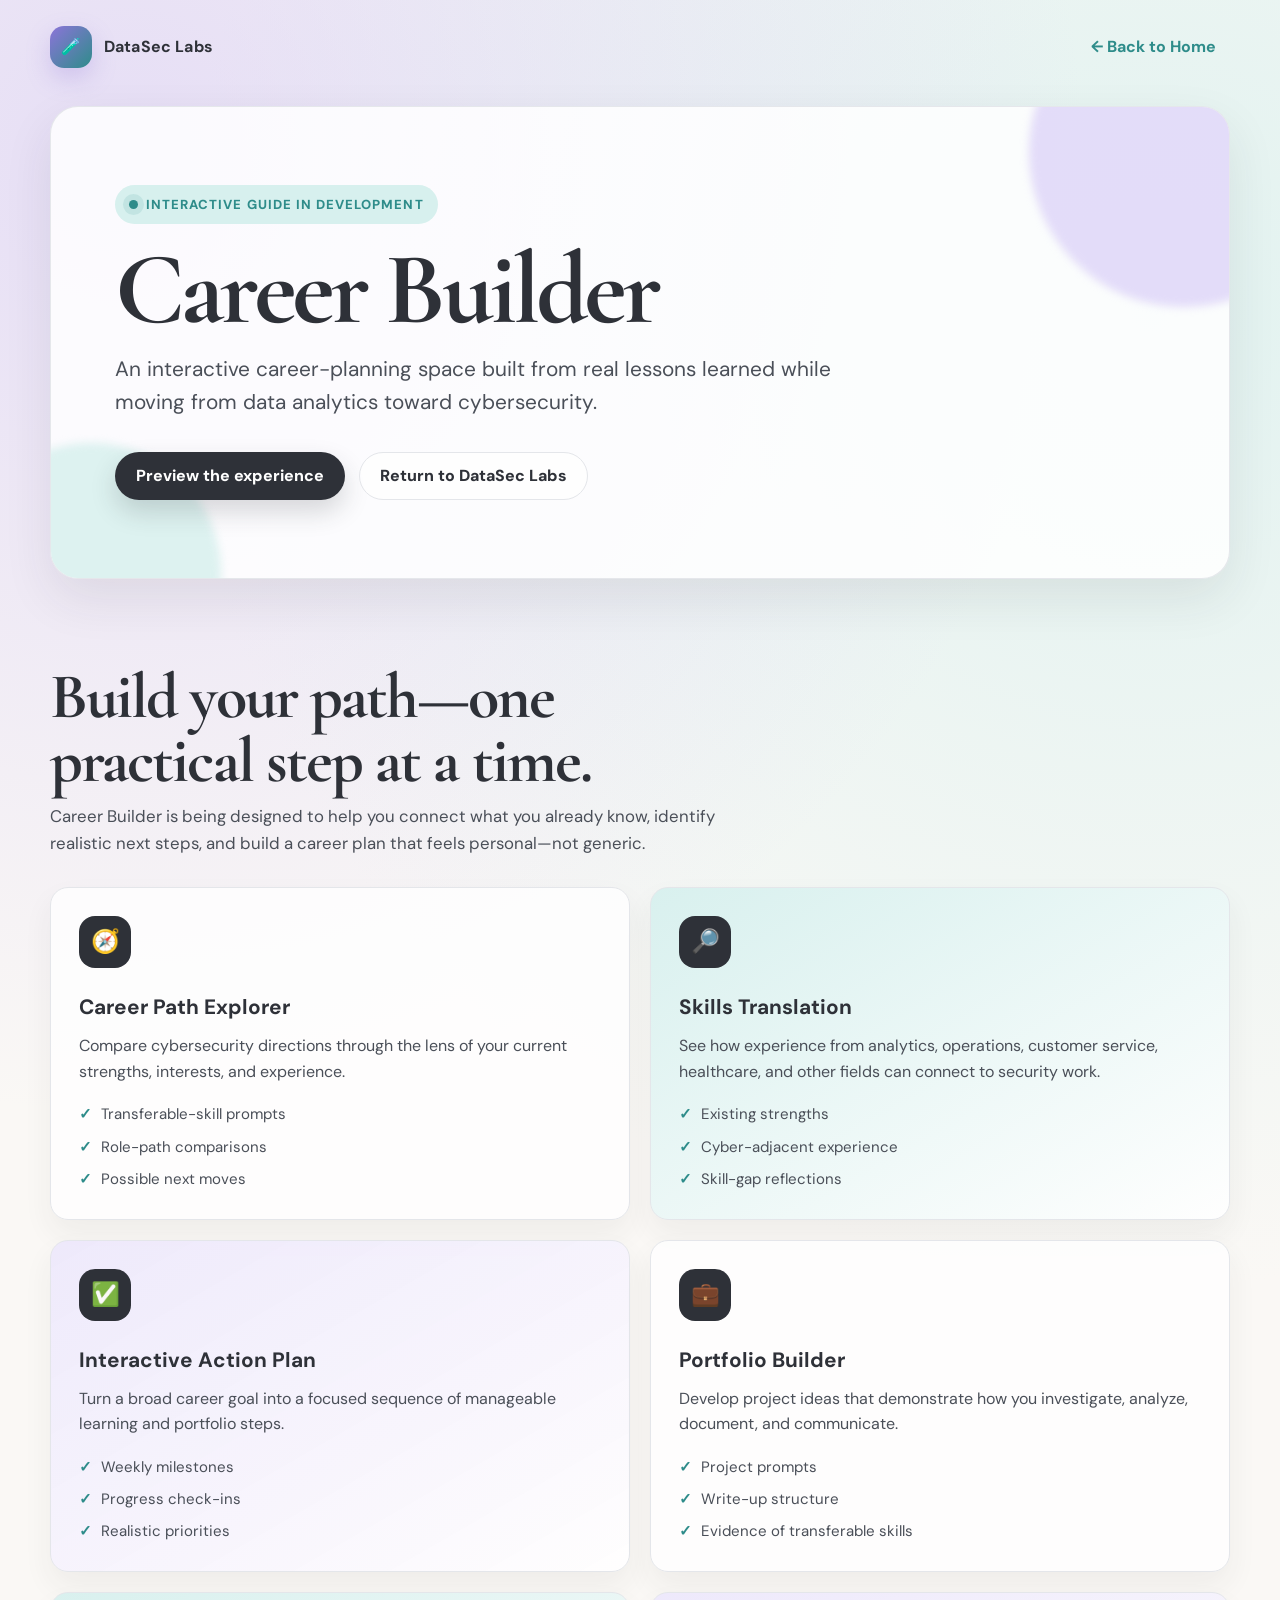
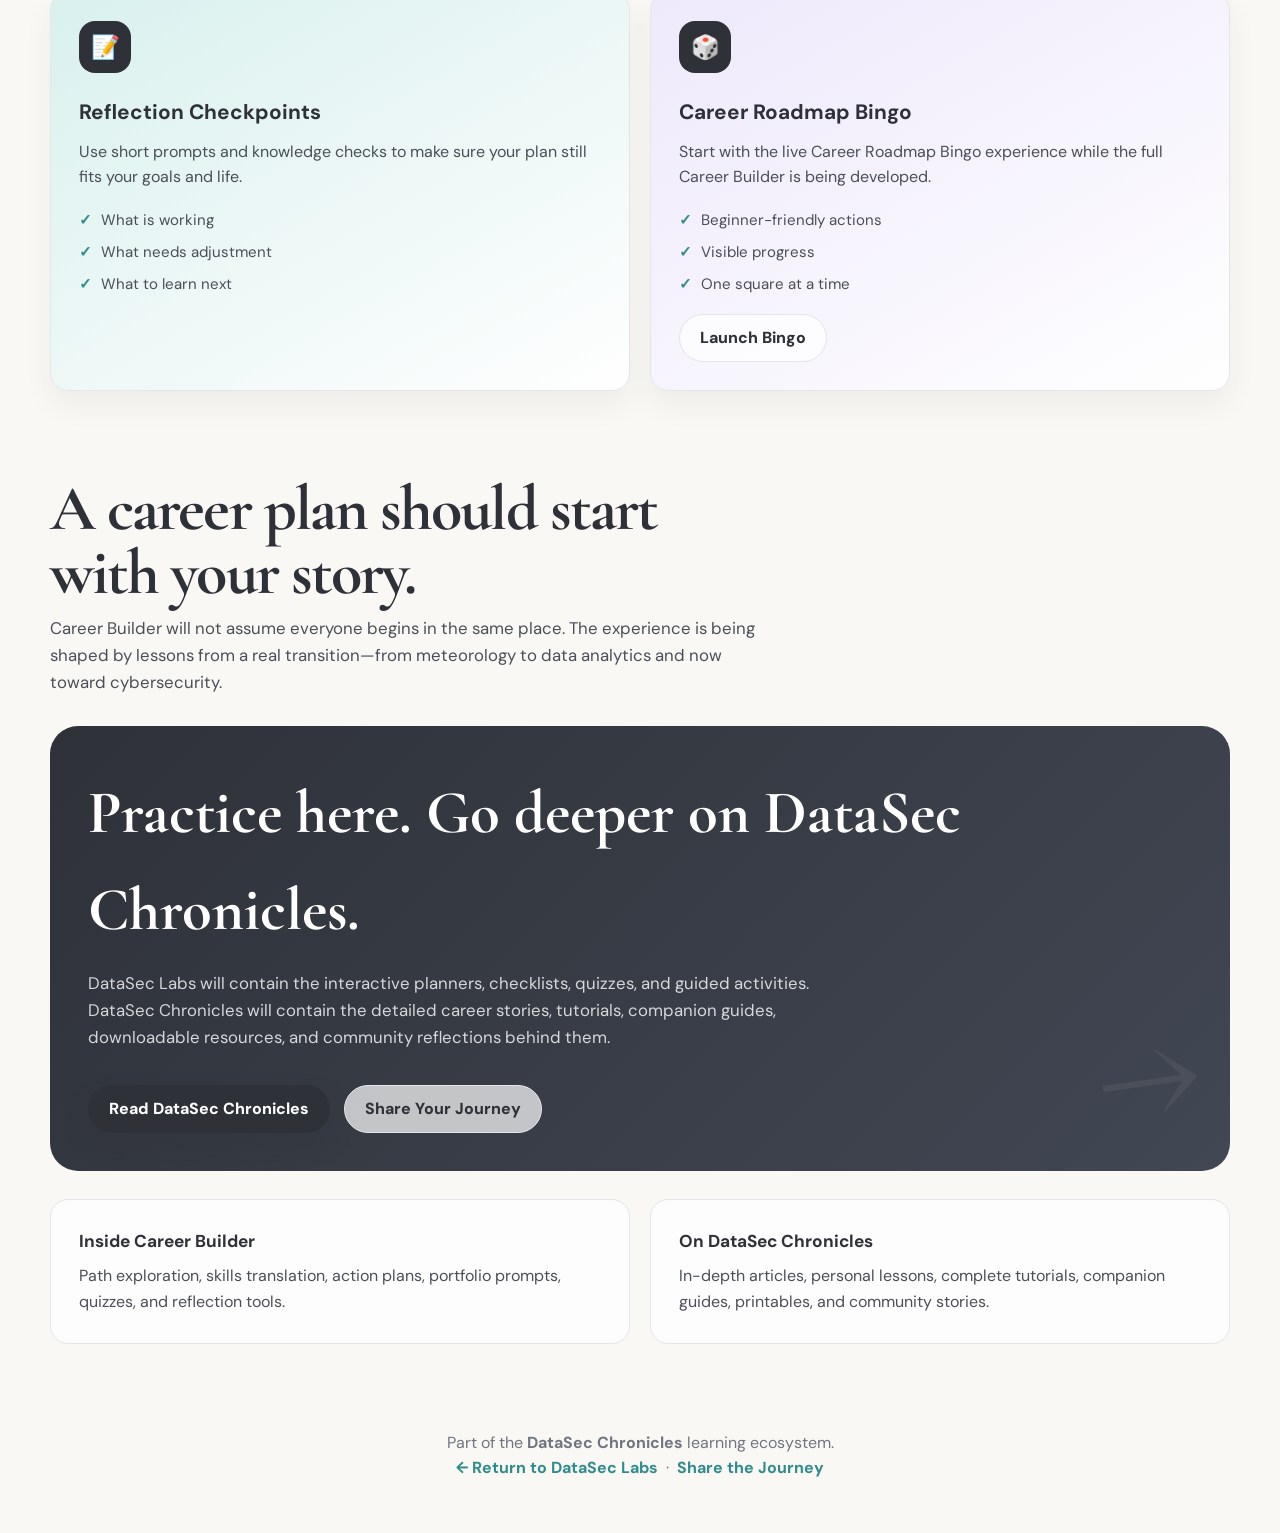
<file: checklists/index.html>
<!DOCTYPE html>
<html lang="en">
<head>
  <meta charset="UTF-8" />
  <meta name="viewport" content="width=device-width, initial-scale=1.0" />
  <meta name="description" content="Career Builder by DataSec Labs — an interactive career planning experience with roadmaps, checklists, portfolio ideas, reflection tools, and practical next steps for cybersecurity career changers." />
  <title>Career Builder | DataSec Labs</title>

  <link rel="preconnect" href="https://fonts.googleapis.com">
  <link rel="preconnect" href="https://fonts.gstatic.com" crossorigin>
  <link href="https://fonts.googleapis.com/css2?family=Cormorant+Garamond:wght@600;700&family=DM+Sans:wght@400;500;600;700&display=swap" rel="stylesheet">

  <style>
    :root {
      --bg: #FAF8F5;
      --card: #F1F2F4;
      --heading: #2E3138;
      --body: #4A4F58;
      --lavender: #8C74D9;
      --lavender-soft: #CDBEF6;
      --teal: #2E8C8A;
      --teal-soft: #D7F0EE;
      --border: #E4E6EA;
      --white: #FFFFFF;
      --shadow: 0 20px 50px rgba(46, 49, 56, 0.09);
      --radius-lg: 28px;
      --radius-md: 18px;
    }

    * {
      box-sizing: border-box;
    }

    html {
      scroll-behavior: smooth;
    }

    body {
      margin: 0;
      font-family: "DM Sans", sans-serif;
      color: var(--body);
      background:
        radial-gradient(circle at 10% 5%, rgba(205, 190, 246, 0.45), transparent 30%),
        radial-gradient(circle at 90% 10%, rgba(215, 240, 238, 0.7), transparent 32%),
        var(--bg);
      line-height: 1.6;
    }

    a {
      color: inherit;
    }

    .page-shell {
      width: min(1180px, calc(100% - 32px));
      margin: 0 auto;
    }

    .site-header {
      display: flex;
      align-items: center;
      justify-content: space-between;
      padding: 24px 0;
      gap: 20px;
    }

    .brand {
      display: flex;
      align-items: center;
      gap: 12px;
      font-weight: 700;
      color: var(--heading);
      text-decoration: none;
      letter-spacing: 0.01em;
    }

    .brand-mark {
      display: grid;
      place-items: center;
      width: 42px;
      height: 42px;
      border-radius: 14px;
      background: linear-gradient(135deg, var(--lavender), var(--teal));
      color: white;
      box-shadow: 0 10px 24px rgba(140, 116, 217, 0.28);
    }

    .back-link {
      text-decoration: none;
      color: var(--teal);
      font-weight: 700;
      padding: 10px 14px;
      border-radius: 999px;
      transition: 0.2s ease;
    }

    .back-link:hover {
      background: var(--teal-soft);
      transform: translateY(-1px);
    }

    .hero {
      position: relative;
      overflow: hidden;
      padding: 78px 64px;
      margin-top: 12px;
      border: 1px solid rgba(228, 230, 234, 0.95);
      border-radius: var(--radius-lg);
      background: rgba(255, 255, 255, 0.84);
      box-shadow: var(--shadow);
      isolation: isolate;
    }

    .hero::before,
    .hero::after {
      content: "";
      position: absolute;
      border-radius: 50%;
      z-index: -1;
      filter: blur(4px);
    }

    .hero::before {
      width: 310px;
      height: 310px;
      right: -110px;
      top: -110px;
      background: rgba(205, 190, 246, 0.52);
    }

    .hero::after {
      width: 260px;
      height: 260px;
      left: -90px;
      bottom: -125px;
      background: rgba(215, 240, 238, 0.85);
    }

    .eyebrow {
      display: inline-flex;
      align-items: center;
      gap: 8px;
      margin-bottom: 20px;
      padding: 9px 14px;
      border-radius: 999px;
      background: var(--teal-soft);
      color: var(--teal);
      font-size: 0.82rem;
      font-weight: 800;
      letter-spacing: 0.08em;
      text-transform: uppercase;
    }

    .status-dot {
      width: 9px;
      height: 9px;
      border-radius: 50%;
      background: var(--teal);
      box-shadow: 0 0 0 6px rgba(46, 140, 138, 0.12);
      animation: pulse 1.9s infinite;
    }

    @keyframes pulse {
      0%, 100% { transform: scale(1); opacity: 1; }
      50% { transform: scale(0.72); opacity: 0.65; }
    }

    h1, h2, h3 {
      color: var(--heading);
      margin-top: 0;
    }

    h1 {
      max-width: 760px;
      margin-bottom: 18px;
      font-family: "Cormorant Garamond", serif;
      font-size: clamp(3.4rem, 8vw, 6.9rem);
      line-height: 0.88;
      letter-spacing: -0.04em;
    }

    .hero-lead {
      max-width: 720px;
      margin: 0;
      font-size: clamp(1.05rem, 2vw, 1.3rem);
    }

    .hero-actions {
      display: flex;
      flex-wrap: wrap;
      gap: 14px;
      margin-top: 34px;
    }

    .button {
      display: inline-flex;
      align-items: center;
      justify-content: center;
      min-height: 48px;
      padding: 0 20px;
      border-radius: 999px;
      border: 1px solid transparent;
      font-weight: 800;
      text-decoration: none;
      transition: 0.2s ease;
    }

    .button-primary {
      background: var(--heading);
      color: white;
      box-shadow: 0 12px 26px rgba(46, 49, 56, 0.18);
    }

    .button-secondary {
      color: var(--heading);
      border-color: var(--border);
      background: rgba(255,255,255,0.7);
    }

    .button:hover {
      transform: translateY(-2px);
    }

    .section {
      padding: 86px 0 0;
    }

    .section-heading {
      max-width: 720px;
      margin-bottom: 30px;
    }

    .section-heading h2 {
      margin-bottom: 10px;
      font-family: "Cormorant Garamond", serif;
      font-size: clamp(2.4rem, 5vw, 4.1rem);
      line-height: 1;
      letter-spacing: -0.03em;
    }

    .section-heading p {
      margin: 0;
      font-size: 1.05rem;
    }

    .tool-grid {
      display: grid;
      grid-template-columns: repeat(2, minmax(0, 1fr));
      gap: 20px;
    }

    .tool-card {
      position: relative;
      min-height: 270px;
      padding: 28px;
      border: 1px solid var(--border);
      border-radius: var(--radius-md);
      background: rgba(255, 255, 255, 0.8);
      box-shadow: 0 14px 30px rgba(46, 49, 56, 0.06);
      transition: 0.25s ease;
    }

    .tool-card:hover {
      transform: translateY(-5px);
      box-shadow: 0 22px 44px rgba(46, 49, 56, 0.1);
    }

    .tool-card:nth-child(2),
    .tool-card:nth-child(5) {
      background: linear-gradient(150deg, rgba(215, 240, 238, 0.95), rgba(255,255,255,0.9));
    }

    .tool-card:nth-child(3),
    .tool-card:nth-child(6) {
      background: linear-gradient(150deg, rgba(237, 232, 252, 0.95), rgba(255,255,255,0.9));
    }

    .icon-box {
      display: grid;
      place-items: center;
      width: 52px;
      height: 52px;
      margin-bottom: 22px;
      border-radius: 16px;
      background: var(--heading);
      color: white;
      font-size: 1.45rem;
    }

    .tool-card h3 {
      margin-bottom: 10px;
      font-size: 1.3rem;
    }

    .tool-card p {
      margin: 0 0 18px;
    }

    .mini-list {
      display: grid;
      gap: 8px;
      margin: 0;
      padding: 0;
      list-style: none;
      font-size: 0.94rem;
    }

    .mini-list li::before {
      content: "✓";
      margin-right: 9px;
      color: var(--teal);
      font-weight: 900;
    }

    .divider-card {
      margin-top: 24px;
      padding: 38px;
      border-radius: var(--radius-lg);
      background: linear-gradient(135deg, var(--heading), #414753);
      color: rgba(255,255,255,0.8);
      overflow: hidden;
      position: relative;
    }

    .divider-card::after {
      content: "→";
      position: absolute;
      right: 30px;
      bottom: -28px;
      font-family: "Cormorant Garamond", serif;
      font-size: 10rem;
      color: rgba(255,255,255,0.06);
      transform: rotate(-8deg);
    }

    .divider-card h2 {
      color: white;
      font-family: "Cormorant Garamond", serif;
      font-size: clamp(2.2rem, 5vw, 3.8rem);
      margin-bottom: 12px;
    }

    .divider-card p {
      max-width: 760px;
      margin: 0;
      font-size: 1.05rem;
    }

    .ecosystem {
      display: grid;
      grid-template-columns: 1fr 1fr;
      gap: 20px;
      margin-top: 28px;
    }

    .ecosystem-card {
      padding: 28px;
      border: 1px solid var(--border);
      border-radius: var(--radius-md);
      background: rgba(255,255,255,0.78);
    }

    .ecosystem-card strong {
      display: block;
      margin-bottom: 8px;
      color: var(--heading);
      font-size: 1.08rem;
    }

    footer {
      padding: 70px 0 36px;
      text-align: center;
      color: #70757f;
    }

    footer a {
      color: var(--teal);
      font-weight: 700;
      text-decoration: none;
    }

    @media (max-width: 780px) {
      .site-header {
        align-items: flex-start;
      }

      .hero {
        padding: 58px 26px;
      }

      .tool-grid,
      .ecosystem {
        grid-template-columns: 1fr;
      }

      .section {
        padding-top: 68px;
      }

      .divider-card {
        padding: 30px 24px;
      }
    }

    @media (max-width: 520px) {
      .page-shell {
        width: min(100% - 22px, 1180px);
      }

      .brand span:last-child {
        display: none;
      }

      .back-link {
        font-size: 0.92rem;
      }

      h1 {
        font-size: 3.35rem;
      }

      .hero-actions {
        flex-direction: column;
      }

      .button {
        width: 100%;
      }
    }

    @media (prefers-reduced-motion: reduce) {
      *, *::before, *::after {
        scroll-behavior: auto !important;
        animation-duration: 0.01ms !important;
        animation-iteration-count: 1 !important;
        transition-duration: 0.01ms !important;
      }
    }
  </style>
</head>

<body>
  <div class="page-shell">
    <header class="site-header">
      <a class="brand" href="/">
        <span class="brand-mark" aria-hidden="true">🧪</span>
        <span>DataSec Labs</span>
      </a>
      <a class="back-link" href="/">← Back to Home</a>
    </header>

    <main>
      <section class="hero">
        <div class="eyebrow">
          <span class="status-dot" aria-hidden="true"></span>
          Interactive Guide in Development
        </div>

        <h1>Career Builder</h1>

        <p class="hero-lead">
          An interactive career-planning space built from real lessons learned while moving
          from data analytics toward cybersecurity.
        </p>

        <div class="hero-actions">
          <a class="button button-primary" href="#experience">Preview the experience</a>
          <a class="button button-secondary" href="/">Return to DataSec Labs</a>
        </div>
      </section>

      <section class="section" id="experience">
        <div class="section-heading">
          <h2>Build your path—one practical step at a time.</h2>
          <p>
            Career Builder is being designed to help you connect what you already know, identify
            realistic next steps, and build a career plan that feels personal—not generic.
          </p>
        </div>

        <div class="tool-grid">
          <article class="tool-card">
            <div class="icon-box" aria-hidden="true">🧭</div>
            <h3>Career Path Explorer</h3>
            <p>Compare cybersecurity directions through the lens of your current strengths, interests, and experience.</p>
            <ul class="mini-list">
              <li>Transferable-skill prompts</li>
              <li>Role-path comparisons</li>
              <li>Possible next moves</li>
            </ul>
          </article>

          <article class="tool-card">
            <div class="icon-box" aria-hidden="true">🔎</div>
            <h3>Skills Translation</h3>
            <p>See how experience from analytics, operations, customer service, healthcare, and other fields can connect to security work.</p>
            <ul class="mini-list">
              <li>Existing strengths</li>
              <li>Cyber-adjacent experience</li>
              <li>Skill-gap reflections</li>
            </ul>
          </article>

          <article class="tool-card">
            <div class="icon-box" aria-hidden="true">✅</div>
            <h3>Interactive Action Plan</h3>
            <p>Turn a broad career goal into a focused sequence of manageable learning and portfolio steps.</p>
            <ul class="mini-list">
              <li>Weekly milestones</li>
              <li>Progress check-ins</li>
              <li>Realistic priorities</li>
            </ul>
          </article>

          <article class="tool-card">
            <div class="icon-box" aria-hidden="true">💼</div>
            <h3>Portfolio Builder</h3>
            <p>Develop project ideas that demonstrate how you investigate, analyze, document, and communicate.</p>
            <ul class="mini-list">
              <li>Project prompts</li>
              <li>Write-up structure</li>
              <li>Evidence of transferable skills</li>
            </ul>
          </article>

          <article class="tool-card">
            <div class="icon-box" aria-hidden="true">📝</div>
            <h3>Reflection Checkpoints</h3>
            <p>Use short prompts and knowledge checks to make sure your plan still fits your goals and life.</p>
            <ul class="mini-list">
              <li>What is working</li>
              <li>What needs adjustment</li>
              <li>What to learn next</li>
            </ul>
          </article>

          <article class="tool-card">
            <div class="icon-box" aria-hidden="true">🎲</div>
            <h3>Career Roadmap Bingo</h3>
            <p>Start with the live Career Roadmap Bingo experience while the full Career Builder is being developed.</p>
            <ul class="mini-list">
              <li>Beginner-friendly actions</li>
              <li>Visible progress</li>
              <li>One square at a time</li>
            </ul>
            <a class="button button-secondary" href="../bingo/" style="margin-top:18px;">Launch Bingo</a>
          </article>
        </div>
      </section>

      <section class="section">
        <div class="section-heading">
          <h2>A career plan should start with your story.</h2>
          <p>
            Career Builder will not assume everyone begins in the same place. The experience is being
            shaped by lessons from a real transition—from meteorology to data analytics and now toward cybersecurity.
          </p>
        </div>

        <div class="divider-card">
          <h2>Practice here. Go deeper on DataSec Chronicles.</h2>
          <p>
            DataSec Labs will contain the interactive planners, checklists, quizzes, and guided activities.
            DataSec Chronicles will contain the detailed career stories, tutorials, companion guides,
            downloadable resources, and community reflections behind them.
          </p>
          <div class="hero-actions">
            <a class="button button-primary" href="https://www.datasecchronicles.com/">Read DataSec Chronicles</a>
            <a class="button button-secondary" href="https://www.datasecchronicles.com/share-the-journey">Share Your Journey</a>
          </div>
        </div>

        <div class="ecosystem">
          <div class="ecosystem-card">
            <strong>Inside Career Builder</strong>
            Path exploration, skills translation, action plans, portfolio prompts, quizzes, and reflection tools.
          </div>

          <div class="ecosystem-card">
            <strong>On DataSec Chronicles</strong>
            In-depth articles, personal lessons, complete tutorials, companion guides, printables, and community stories.
          </div>
        </div>
      </section>
    </main>

    <footer>
      <p>
        Part of the <strong>DataSec Chronicles</strong> learning ecosystem.<br>
        <a href="/">← Return to DataSec Labs</a> &nbsp;·&nbsp;
        <a href="https://www.datasecchronicles.com/share-the-journey">Share the Journey</a>
      </p>
    </footer>
  </div>
</body>
</html>
</file>
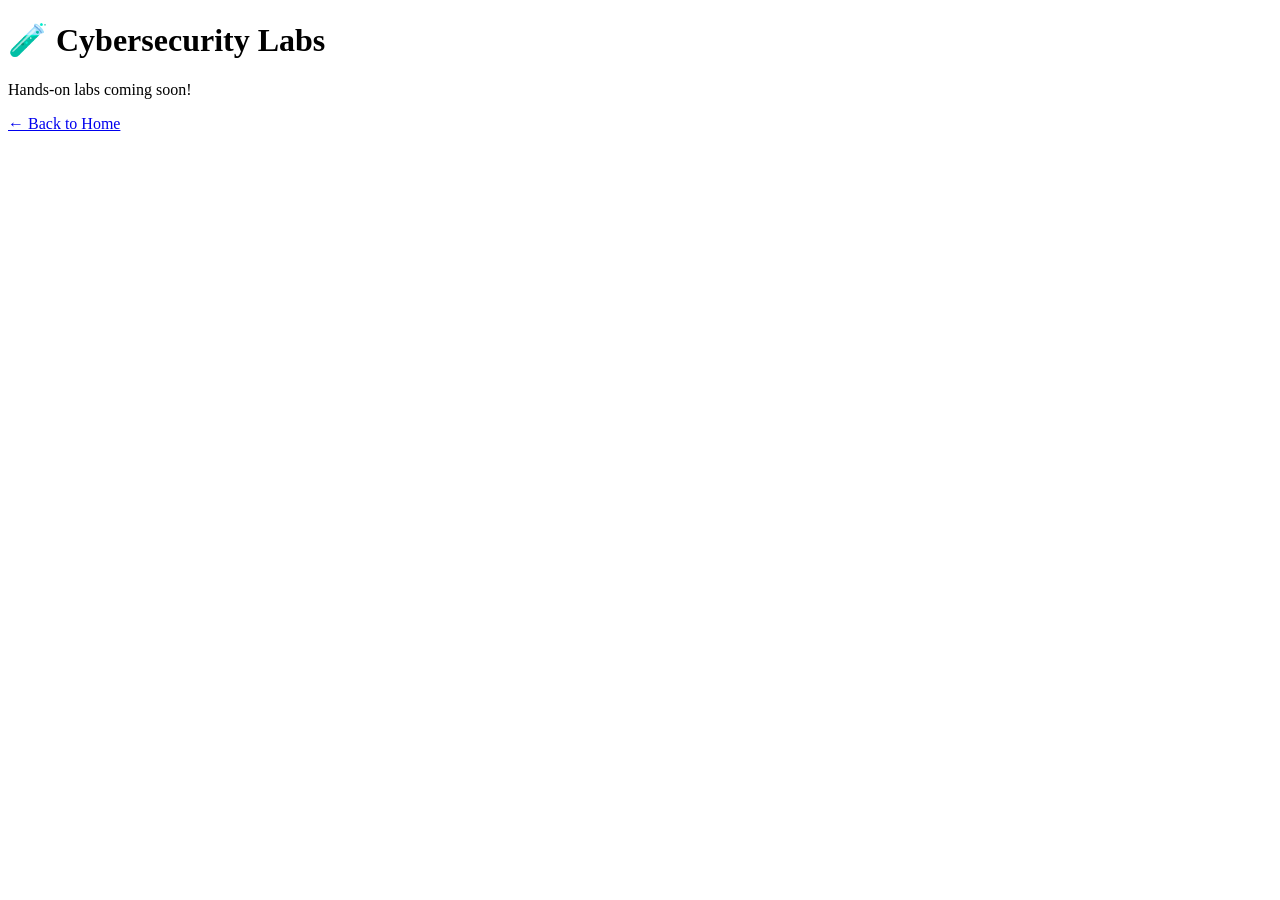
<file: labs/index.html>
<!DOCTYPE html>
<html>
<head>
    <title>DataSec Labs - Labs</title>
</head>
<body>
    <h1>🧪 Cybersecurity Labs</h1>
    <p>Hands-on labs coming soon!</p>
    <p><a href="../index.html">← Back to Home</a></p>
</body>
</html>
</file>
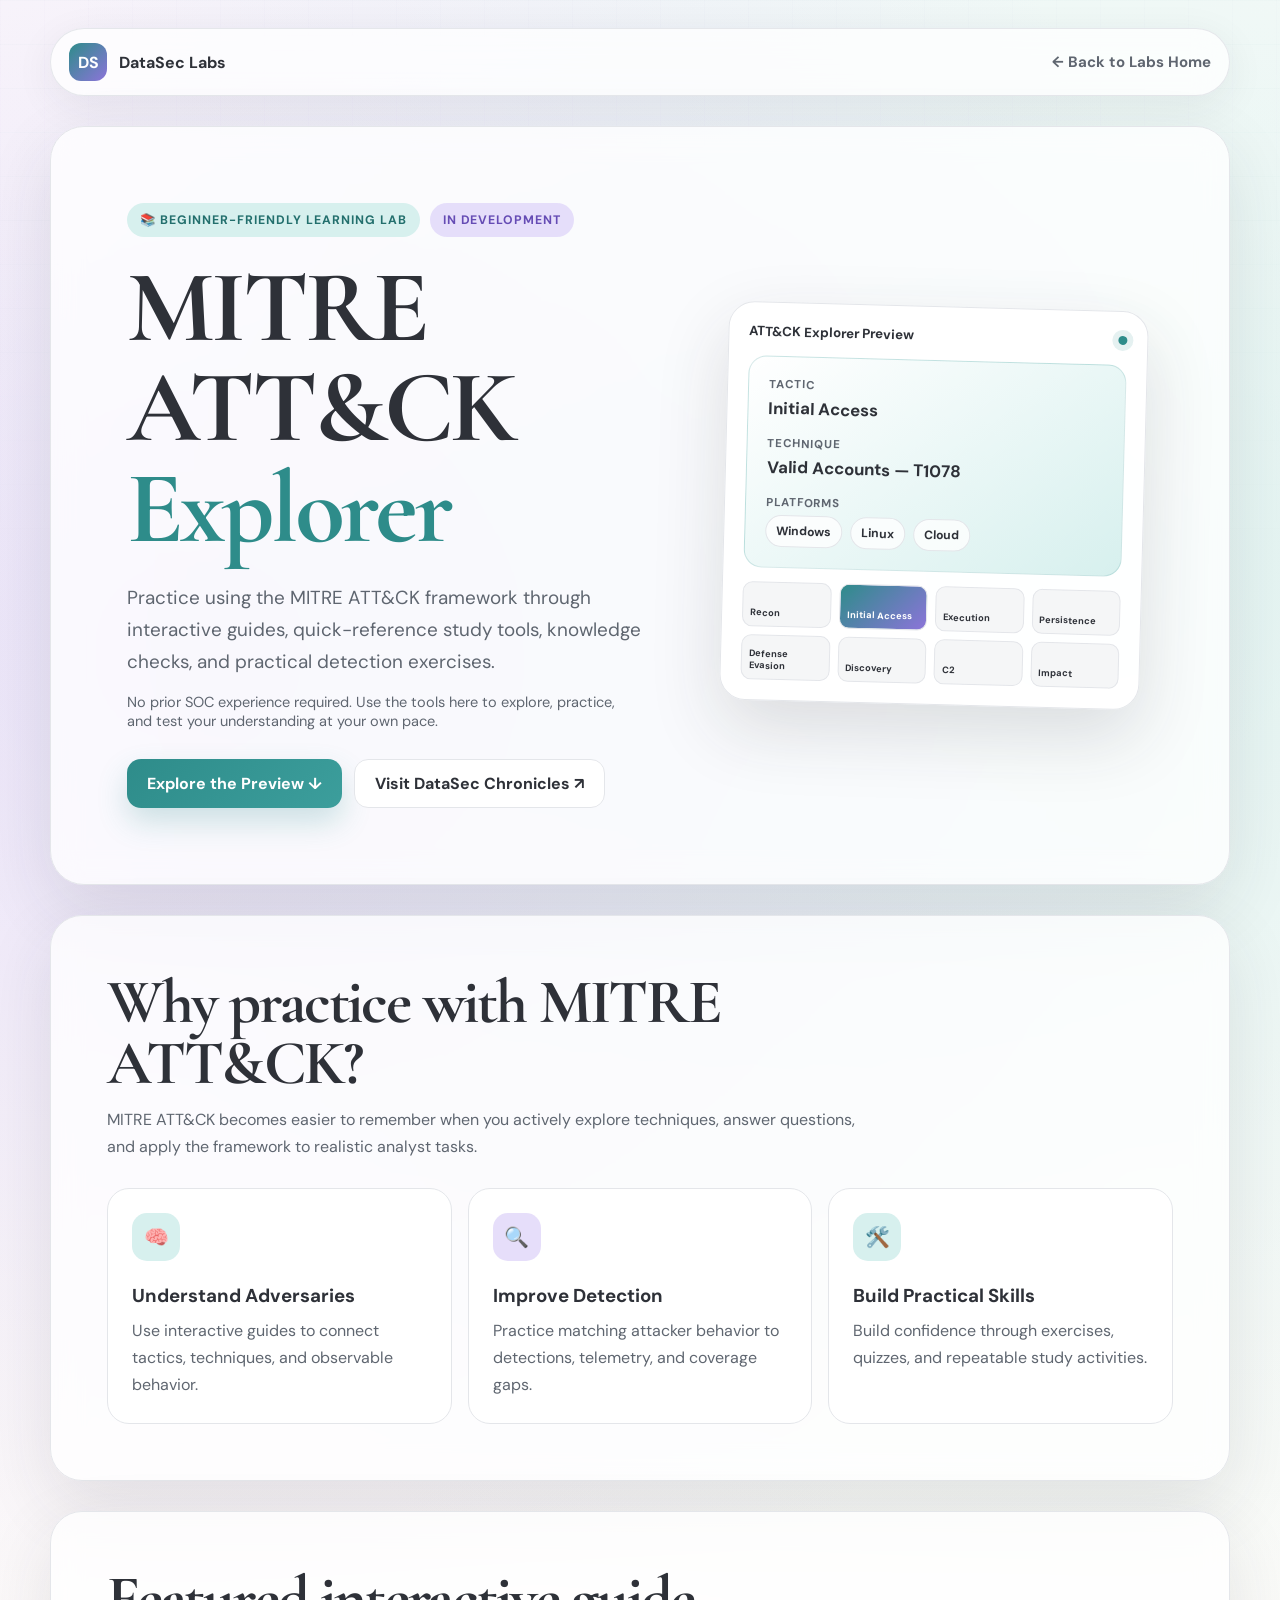
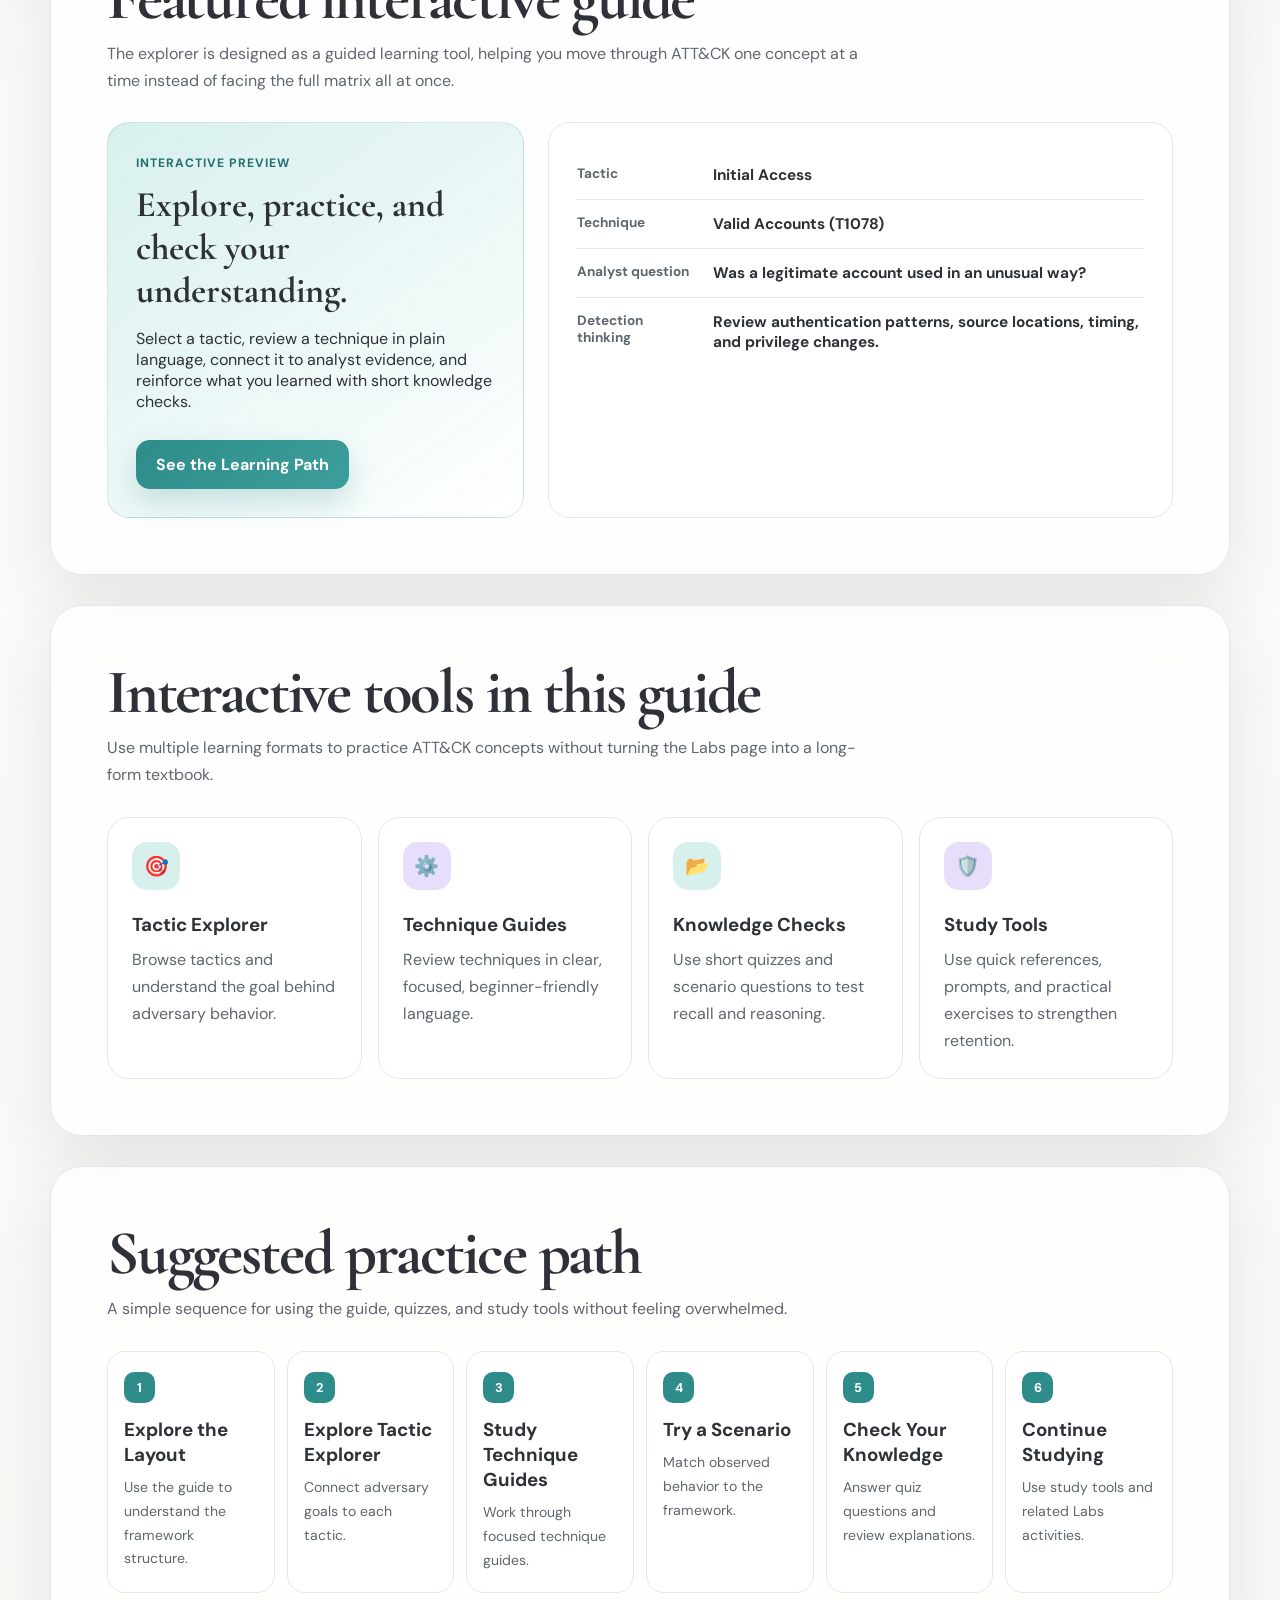
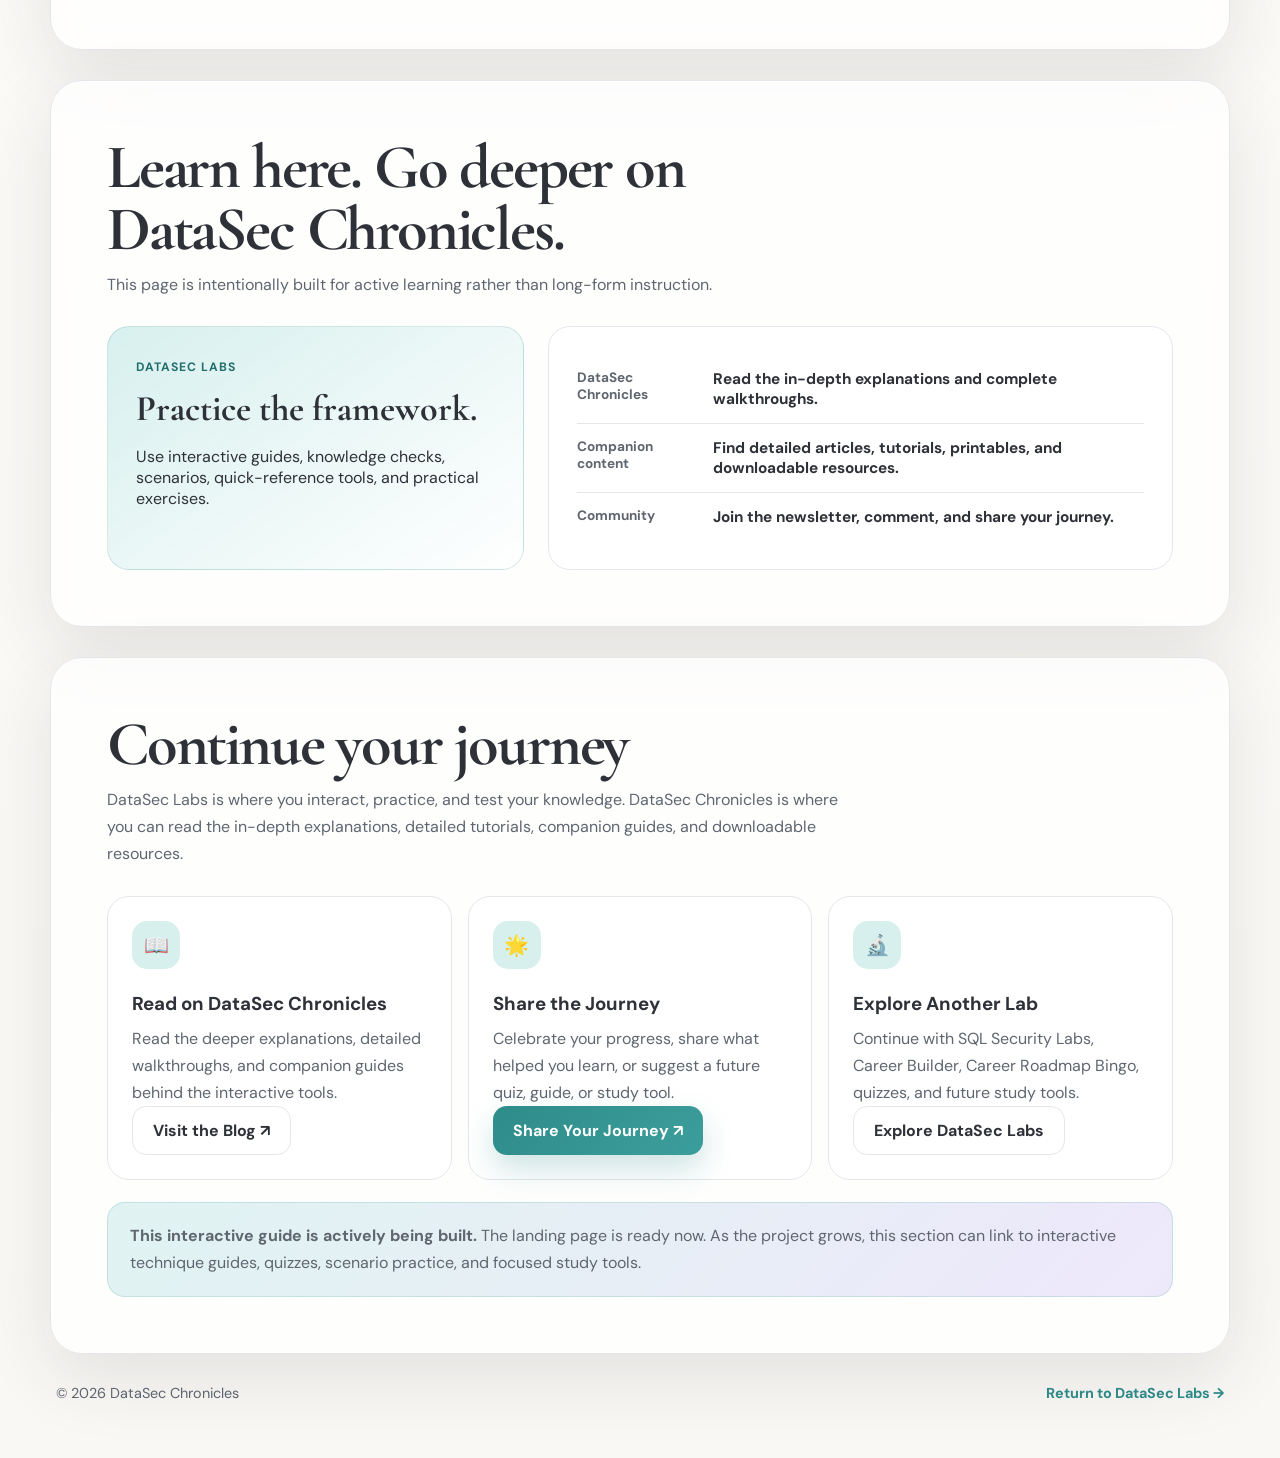
<file: mitre/index.html>
<!DOCTYPE html>
<html lang="en">
<head>
  <meta charset="UTF-8" />
  <meta name="viewport" content="width=device-width, initial-scale=1.0" />
  <meta name="description" content="Practice MITRE ATT&CK with interactive guides, quizzes, scenarios, and study tools from DataSec Labs." />
  <title>MITRE ATT&CK Explorer | DataSec Labs</title>

  <link rel="preconnect" href="https://fonts.googleapis.com">
  <link rel="preconnect" href="https://fonts.gstatic.com" crossorigin>
  <link href="https://fonts.googleapis.com/css2?family=Cormorant+Garamond:wght@600;700&family=DM+Sans:wght@400;500;600;700&display=swap" rel="stylesheet">

  <style>
    :root {
      --bg: #faf8f5;
      --surface: rgba(255,255,255,.84);
      --surface-strong: #ffffff;
      --text: #2e3138;
      --muted: #5f6670;
      --teal: #2e8c8a;
      --teal-dark: #236f6d;
      --teal-soft: #d7f0ee;
      --lavender: #8c74d9;
      --lavender-soft: #cdbef6;
      --border: #e4e6ea;
      --shadow: 0 24px 70px rgba(46,49,56,.11);
      --radius-lg: 32px;
      --radius-md: 22px;
    }

    * { box-sizing: border-box; }
    html { scroll-behavior: smooth; }

    body {
      margin: 0;
      min-height: 100vh;
      font-family: "DM Sans", sans-serif;
      color: var(--text);
      background:
        radial-gradient(circle at 14% 14%, rgba(205,190,246,.42), transparent 26%),
        radial-gradient(circle at 88% 12%, rgba(215,240,238,.72), transparent 28%),
        linear-gradient(180deg, #fffdfb 0%, var(--bg) 100%);
    }

    body::before {
      content: "";
      position: fixed;
      inset: 0;
      pointer-events: none;
      opacity: .35;
      background-image:
        linear-gradient(rgba(46,140,138,.055) 1px, transparent 1px),
        linear-gradient(90deg, rgba(140,116,217,.05) 1px, transparent 1px);
      background-size: 44px 44px;
      mask-image: linear-gradient(to bottom, black, transparent 72%);
    }

    a { color: inherit; }

    .page-shell {
      width: min(1180px, calc(100% - 32px));
      margin: 0 auto;
      padding: 28px 0 56px;
      position: relative;
      z-index: 1;
    }

    .topbar {
      display: flex;
      align-items: center;
      justify-content: space-between;
      gap: 20px;
      padding: 14px 18px;
      border: 1px solid rgba(228,230,234,.95);
      background: rgba(255,255,255,.76);
      backdrop-filter: blur(16px);
      border-radius: 999px;
      box-shadow: 0 10px 40px rgba(46,49,56,.07);
    }

    .brand {
      display: flex;
      align-items: center;
      gap: 12px;
      text-decoration: none;
      font-weight: 700;
    }

    .brand-mark {
      width: 38px;
      height: 38px;
      display: grid;
      place-items: center;
      border-radius: 12px;
      color: #fff;
      background: linear-gradient(135deg, var(--teal), var(--lavender));
    }

    .back-link {
      text-decoration: none;
      color: var(--muted);
      font-size: .94rem;
      font-weight: 700;
    }

    .back-link:hover { color: var(--teal); }

    .hero,
    .section {
      margin-top: 30px;
      border: 1px solid var(--border);
      background: rgba(255,255,255,.76);
      backdrop-filter: blur(15px);
      box-shadow: var(--shadow);
    }

    .hero {
      padding: clamp(34px, 6vw, 76px);
      border-radius: 34px;
      overflow: hidden;
      position: relative;
    }

    .hero-grid {
      display: grid;
      grid-template-columns: minmax(0,1.08fr) minmax(300px,.92fr);
      gap: clamp(36px,6vw,72px);
      align-items: center;
    }

    .badge-row {
      display: flex;
      flex-wrap: wrap;
      gap: 10px;
      margin-bottom: 20px;
    }

    .badge {
      display: inline-flex;
      align-items: center;
      gap: 8px;
      padding: 9px 13px;
      border-radius: 999px;
      font-size: .77rem;
      font-weight: 700;
      letter-spacing: .08em;
      text-transform: uppercase;
    }

    .badge-primary {
      color: var(--teal-dark);
      background: var(--teal-soft);
    }

    .badge-secondary {
      color: #654cb4;
      background: rgba(205,190,246,.48);
    }

    h1, h2 {
      font-family: "Cormorant Garamond", serif;
      line-height: .98;
      letter-spacing: -.035em;
    }

    h1 {
      margin: 0;
      font-size: clamp(3.2rem,8vw,6.6rem);
    }

    h1 span {
      display: block;
      color: var(--teal);
    }

    h2 {
      margin: 0;
      font-size: clamp(2.2rem,5vw,3.9rem);
    }

    h3 { margin: 0 0 9px; }

    .hero-copy,
    .section-heading p,
    .card p,
    .path-step p,
    .resource-card p,
    .journey-card p {
      color: var(--muted);
      line-height: 1.7;
    }

    .hero-copy {
      margin: 24px 0 0;
      max-width: 680px;
      font-size: clamp(1rem,2vw,1.18rem);
    }

    .microcopy {
      margin: 15px 0 0;
      color: var(--muted);
      font-size: .91rem;
    }

    .hero-actions,
    .card-actions {
      display: flex;
      flex-wrap: wrap;
      gap: 12px;
      margin-top: 28px;
    }

    .button {
      display: inline-flex;
      align-items: center;
      justify-content: center;
      min-height: 49px;
      padding: 0 20px;
      border-radius: 14px;
      text-decoration: none;
      font-weight: 700;
      transition: transform .18s ease, box-shadow .18s ease;
    }

    .button:hover { transform: translateY(-2px); }

    .button-primary {
      color: #fff;
      background: linear-gradient(135deg,var(--teal),#3c9e9c);
      box-shadow: 0 14px 30px rgba(46,140,138,.23);
    }

    .button-secondary {
      background: #fff;
      border: 1px solid var(--border);
    }

    .visual-panel {
      position: relative;
      display: grid;
      place-items: center;
      min-height: 430px;
    }

    .explorer-preview {
      width: min(100%,420px);
      padding: 20px;
      border-radius: 26px;
      background: rgba(255,255,255,.88);
      border: 1px solid var(--border);
      box-shadow: 0 28px 70px rgba(46,49,56,.15);
      transform: rotate(1.5deg);
    }

    .preview-top {
      display: flex;
      justify-content: space-between;
      gap: 12px;
      align-items: center;
      margin-bottom: 16px;
      font-size: .83rem;
      font-weight: 700;
    }

    .status-dot {
      width: 9px;
      height: 9px;
      border-radius: 50%;
      background: var(--teal);
      box-shadow: 0 0 0 6px rgba(46,140,138,.12);
    }

    .technique-panel {
      padding: 20px;
      border-radius: 18px;
      background: linear-gradient(145deg,#fff,var(--teal-soft));
      border: 1px solid rgba(46,140,138,.18);
    }

    .field-label {
      display: block;
      margin-bottom: 5px;
      color: var(--muted);
      font-size: .72rem;
      font-weight: 700;
      text-transform: uppercase;
      letter-spacing: .08em;
    }

    .technique-panel strong {
      display: block;
      margin-bottom: 17px;
      font-size: 1.05rem;
    }

    .platforms {
      display: flex;
      flex-wrap: wrap;
      gap: 8px;
    }

    .platforms span {
      padding: 7px 10px;
      border-radius: 999px;
      background: rgba(255,255,255,.78);
      border: 1px solid var(--border);
      font-size: .76rem;
      font-weight: 700;
    }

    .mini-matrix {
      display: grid;
      grid-template-columns: repeat(4,1fr);
      gap: 8px;
      margin-top: 14px;
    }

    .mini-matrix span {
      min-height: 45px;
      padding: 7px;
      display: flex;
      align-items: flex-end;
      border-radius: 10px;
      border: 1px solid var(--border);
      background: #f5f6f7;
      font-size: .58rem;
      font-weight: 700;
    }

    .mini-matrix span.active {
      color: #fff;
      background: linear-gradient(135deg,var(--teal),var(--lavender));
    }

    .section {
      padding: clamp(30px,5vw,56px);
      border-radius: var(--radius-lg);
    }

    .section-heading {
      max-width: 760px;
      margin-bottom: 28px;
    }

    .section-heading p { margin: 11px 0 0; }

    .grid-3,
    .grid-4,
    .resource-grid,
    .journey-grid {
      display: grid;
      gap: 16px;
    }

    .grid-3 { grid-template-columns: repeat(3,minmax(0,1fr)); }
    .grid-4 { grid-template-columns: repeat(4,minmax(0,1fr)); }
    .resource-grid,
    .journey-grid { grid-template-columns: repeat(3,minmax(0,1fr)); }

    .card,
    .resource-card,
    .journey-card {
      padding: 24px;
      border-radius: var(--radius-md);
      background: var(--surface-strong);
      border: 1px solid var(--border);
    }

    .icon-box {
      width: 48px;
      height: 48px;
      display: grid;
      place-items: center;
      margin-bottom: 22px;
      border-radius: 15px;
      background: var(--teal-soft);
      font-size: 1.25rem;
    }

    .card:nth-child(even) .icon-box { background: rgba(205,190,246,.5); }
    .card p, .resource-card p, .journey-card p { margin: 0; }

    .featured {
      display: grid;
      grid-template-columns: minmax(0,.8fr) minmax(0,1.2fr);
      gap: 24px;
      align-items: stretch;
    }

    .feature-copy {
      padding: 28px;
      border-radius: var(--radius-md);
      background: linear-gradient(145deg,var(--teal-soft),rgba(255,255,255,.9));
      border: 1px solid rgba(46,140,138,.18);
    }

    .feature-copy .eyebrow {
      color: var(--teal-dark);
      font-size: .76rem;
      font-weight: 700;
      text-transform: uppercase;
      letter-spacing: .08em;
    }

    .feature-copy h3 {
      margin-top: 11px;
      font-family: "Cormorant Garamond", serif;
      font-size: 2.25rem;
    }

    .live-card {
      padding: 28px;
      border-radius: var(--radius-md);
      background: #fff;
      border: 1px solid var(--border);
    }

    .live-row {
      display: grid;
      grid-template-columns: 120px 1fr;
      gap: 16px;
      padding: 14px 0;
      border-bottom: 1px solid var(--border);
    }

    .live-row:last-child { border-bottom: 0; }
    .live-row span { color: var(--muted); font-size: .85rem; font-weight: 700; }
    .live-row strong { font-size: .96rem; }

    .path {
      display: grid;
      grid-template-columns: repeat(6,minmax(0,1fr));
      gap: 12px;
    }

    .path-step {
      position: relative;
      padding: 20px 16px;
      border-radius: 18px;
      background: #fff;
      border: 1px solid var(--border);
    }

    .path-step .number {
      display: grid;
      place-items: center;
      width: 31px;
      height: 31px;
      margin-bottom: 14px;
      border-radius: 10px;
      color: #fff;
      background: var(--teal);
      font-size: .8rem;
      font-weight: 700;
    }

    .path-step p { margin: 0; font-size: .88rem; }

    .journey-card {
      display: flex;
      flex-direction: column;
      min-height: 225px;
    }

    .journey-card .button {
      margin-top: auto;
      align-self: flex-start;
    }

    .note {
      margin-top: 22px;
      padding: 20px 22px;
      border-radius: 18px;
      background: linear-gradient(135deg,rgba(215,240,238,.78),rgba(205,190,246,.34));
      border: 1px solid rgba(46,140,138,.17);
      color: var(--muted);
      line-height: 1.65;
    }

    footer {
      padding: 30px 6px 0;
      display: flex;
      justify-content: space-between;
      gap: 20px;
      color: var(--muted);
      font-size: .9rem;
    }

    footer a {
      color: var(--teal);
      font-weight: 700;
      text-decoration: none;
    }

    @media (max-width: 980px) {
      .hero-grid, .featured { grid-template-columns: 1fr; }
      .grid-3, .resource-grid, .journey-grid { grid-template-columns: repeat(2,minmax(0,1fr)); }
      .grid-4 { grid-template-columns: repeat(2,minmax(0,1fr)); }
      .path { grid-template-columns: repeat(3,minmax(0,1fr)); }
      .visual-panel { min-height: 390px; }
    }

    @media (max-width: 640px) {
      .page-shell { width: min(100% - 20px,1180px); padding-top: 12px; }
      .topbar { border-radius: 20px; padding: 12px 14px; }
      .brand-text { display: none; }
      .hero { padding: 30px 22px; border-radius: 26px; }
      h1 { font-size: clamp(3rem,17vw,4.8rem); }
      .hero-actions, .card-actions { flex-direction: column; }
      .button { width: 100%; }
      .visual-panel { min-height: 330px; }
      .explorer-preview { transform: none; }
      .section { padding: 28px 20px; border-radius: 24px; }
      .grid-3, .grid-4, .resource-grid, .journey-grid, .path { grid-template-columns: 1fr; }
      .live-row { grid-template-columns: 1fr; gap: 5px; }
      footer { flex-direction: column; }
    }

    @media (prefers-reduced-motion: reduce) {
      *, *::before, *::after {
        scroll-behavior: auto !important;
        transition-duration: .01ms !important;
      }
    }
  </style>
</head>

<body>
  <main class="page-shell">
    <nav class="topbar" aria-label="Primary navigation">
      <a class="brand" href="/">
        <span class="brand-mark" aria-hidden="true">DS</span>
        <span class="brand-text">DataSec Labs</span>
      </a>
      <a class="back-link" href="/">← Back to Labs Home</a>
    </nav>

    <section class="hero">
      <div class="hero-grid">
        <div>
          <div class="badge-row">
            <span class="badge badge-primary">📚 Beginner-Friendly Learning Lab</span>
            <span class="badge badge-secondary">In Development</span>
          </div>

          <h1>MITRE ATT&amp;CK <span>Explorer</span></h1>

          <p class="hero-copy">
            Practice using the MITRE ATT&amp;CK framework through interactive guides, quick-reference study tools, knowledge checks, and practical detection exercises.
          </p>

          <p class="microcopy">
            No prior SOC experience required. Use the tools here to explore, practice, and test your understanding at your own pace.
          </p>

          <div class="hero-actions">
            <a class="button button-primary" href="#interactive-experience">Explore the Preview ↓</a>
            <a class="button button-secondary" href="https://www.datasecchronicles.com/" target="_blank" rel="noopener">Visit DataSec Chronicles ↗</a>
          </div>
        </div>

        <div class="visual-panel" aria-label="Preview of the MITRE ATT&CK Explorer">
          <div class="explorer-preview">
            <div class="preview-top">
              <span>ATT&amp;CK Explorer Preview</span>
              <span class="status-dot" aria-hidden="true"></span>
            </div>

            <div class="technique-panel">
              <span class="field-label">Tactic</span>
              <strong>Initial Access</strong>

              <span class="field-label">Technique</span>
              <strong>Valid Accounts — T1078</strong>

              <span class="field-label">Platforms</span>
              <div class="platforms">
                <span>Windows</span>
                <span>Linux</span>
                <span>Cloud</span>
              </div>
            </div>

            <div class="mini-matrix" aria-hidden="true">
              <span>Recon</span>
              <span class="active">Initial Access</span>
              <span>Execution</span>
              <span>Persistence</span>
              <span>Defense Evasion</span>
              <span>Discovery</span>
              <span>C2</span>
              <span>Impact</span>
            </div>
          </div>
        </div>
      </div>
    </section>

    <section class="section">
      <div class="section-heading">
        <h2>Why practice with MITRE ATT&amp;CK?</h2>
        <p>
          MITRE ATT&amp;CK becomes easier to remember when you actively explore techniques, answer questions, and apply the framework to realistic analyst tasks.
        </p>
      </div>

      <div class="grid-3">
        <article class="card">
          <div class="icon-box" aria-hidden="true">🧠</div>
          <h3>Understand Adversaries</h3>
          <p>Use interactive guides to connect tactics, techniques, and observable behavior.</p>
        </article>

        <article class="card">
          <div class="icon-box" aria-hidden="true">🔍</div>
          <h3>Improve Detection</h3>
          <p>Practice matching attacker behavior to detections, telemetry, and coverage gaps.</p>
        </article>

        <article class="card">
          <div class="icon-box" aria-hidden="true">🛠️</div>
          <h3>Build Practical Skills</h3>
          <p>Build confidence through exercises, quizzes, and repeatable study activities.</p>
        </article>
      </div>
    </section>

    <section class="section" id="interactive-experience">
      <div class="section-heading">
        <h2>Featured interactive guide</h2>
        <p>
          The explorer is designed as a guided learning tool, helping you move through ATT&amp;CK one concept at a time instead of facing the full matrix all at once.
        </p>
      </div>

      <div class="featured">
        <div class="feature-copy">
          <span class="eyebrow">Interactive preview</span>
          <h3>Explore, practice, and check your understanding.</h3>
          <p>
            Select a tactic, review a technique in plain language, connect it to analyst evidence, and reinforce what you learned with short knowledge checks.
          </p>
          <div class="card-actions">
            <a class="button button-primary" href="#learning-path">See the Learning Path</a>
          </div>
        </div>

        <div class="live-card" aria-label="Example MITRE ATT&CK technique details">
          <div class="live-row">
            <span>Tactic</span>
            <strong>Initial Access</strong>
          </div>
          <div class="live-row">
            <span>Technique</span>
            <strong>Valid Accounts (T1078)</strong>
          </div>
          <div class="live-row">
            <span>Analyst question</span>
            <strong>Was a legitimate account used in an unusual way?</strong>
          </div>
          <div class="live-row">
            <span>Detection thinking</span>
            <strong>Review authentication patterns, source locations, timing, and privilege changes.</strong>
          </div>
        </div>
      </div>
    </section>

    <section class="section">
      <div class="section-heading">
        <h2>Interactive tools in this guide</h2>
        <p>Use multiple learning formats to practice ATT&amp;CK concepts without turning the Labs page into a long-form textbook.</p>
      </div>

      <div class="grid-4">
        <article class="card">
          <div class="icon-box" aria-hidden="true">🎯</div>
          <h3>Tactic Explorer</h3>
          <p>Browse tactics and understand the goal behind adversary behavior.</p>
        </article>

        <article class="card">
          <div class="icon-box" aria-hidden="true">⚙️</div>
          <h3>Technique Guides</h3>
          <p>Review techniques in clear, focused, beginner-friendly language.</p>
        </article>

        <article class="card">
          <div class="icon-box" aria-hidden="true">📂</div>
          <h3>Knowledge Checks</h3>
          <p>Use short quizzes and scenario questions to test recall and reasoning.</p>
        </article>

        <article class="card">
          <div class="icon-box" aria-hidden="true">🛡️</div>
          <h3>Study Tools</h3>
          <p>Use quick references, prompts, and practical exercises to strengthen retention.</p>
        </article>
      </div>
    </section>

    <section class="section" id="learning-path">
      <div class="section-heading">
        <h2>Suggested practice path</h2>
        <p>A simple sequence for using the guide, quizzes, and study tools without feeling overwhelmed.</p>
      </div>

      <div class="path">
        <article class="path-step">
          <div class="number">1</div>
          <h3>Explore the Layout</h3>
          <p>Use the guide to understand the framework structure.</p>
        </article>
        <article class="path-step">
          <div class="number">2</div>
          <h3>Explore Tactic Explorer</h3>
          <p>Connect adversary goals to each tactic.</p>
        </article>
        <article class="path-step">
          <div class="number">3</div>
          <h3>Study Technique Guides</h3>
          <p>Work through focused technique guides.</p>
        </article>
        <article class="path-step">
          <div class="number">4</div>
          <h3>Try a Scenario</h3>
          <p>Match observed behavior to the framework.</p>
        </article>
        <article class="path-step">
          <div class="number">5</div>
          <h3>Check Your Knowledge</h3>
          <p>Answer quiz questions and review explanations.</p>
        </article>
        <article class="path-step">
          <div class="number">6</div>
          <h3>Continue Studying</h3>
          <p>Use study tools and related Labs activities.</p>
        </article>
      </div>
    </section>


    <section class="section">
      <div class="section-heading">
        <h2>Learn here. Go deeper on DataSec Chronicles.</h2>
        <p>
          This page is intentionally built for active learning rather than long-form instruction.
        </p>
      </div>

      <div class="featured">
        <div class="feature-copy">
          <span class="eyebrow">DataSec Labs</span>
          <h3>Practice the framework.</h3>
          <p>
            Use interactive guides, knowledge checks, scenarios, quick-reference tools, and practical exercises.
          </p>
        </div>

        <div class="live-card">
          <div class="live-row">
            <span>DataSec Chronicles</span>
            <strong>Read the in-depth explanations and complete walkthroughs.</strong>
          </div>
          <div class="live-row">
            <span>Companion content</span>
            <strong>Find detailed articles, tutorials, printables, and downloadable resources.</strong>
          </div>
          <div class="live-row">
            <span>Community</span>
            <strong>Join the newsletter, comment, and share your journey.</strong>
          </div>
        </div>
      </div>
    </section>

    <section class="section">
      <div class="section-heading">
        <h2>Continue your journey</h2>
        <p>DataSec Labs is where you interact, practice, and test your knowledge. DataSec Chronicles is where you can read the in-depth explanations, detailed tutorials, companion guides, and downloadable resources.</p>
      </div>

      <div class="journey-grid">
        <article class="journey-card">
          <div class="icon-box" aria-hidden="true">📖</div>
          <h3>Read on DataSec Chronicles</h3>
          <p>Read the deeper explanations, detailed walkthroughs, and companion guides behind the interactive tools.</p>
          <a class="button button-secondary" href="https://www.datasecchronicles.com/" target="_blank" rel="noopener">Visit the Blog ↗</a>
        </article>

        <article class="journey-card">
          <div class="icon-box" aria-hidden="true">🌟</div>
          <h3>Share the Journey</h3>
          <p>Celebrate your progress, share what helped you learn, or suggest a future quiz, guide, or study tool.</p>
          <a class="button button-primary" href="https://www.datasecchronicles.com/share-the-journey" target="_blank" rel="noopener">Share Your Journey ↗</a>
        </article>

        <article class="journey-card">
          <div class="icon-box" aria-hidden="true">🔬</div>
          <h3>Explore Another Lab</h3>
          <p>Continue with SQL Security Labs, Career Builder, Career Roadmap Bingo, quizzes, and future study tools.</p>
          <a class="button button-secondary" href="/">Explore DataSec Labs</a>
        </article>
      </div>

      <div class="note">
        <strong>This interactive guide is actively being built.</strong>
        The landing page is ready now. As the project grows, this section can link to interactive technique guides, quizzes, scenario practice, and focused study tools.
      </div>
    </section>

    <footer>
      <span>© <span id="year"></span> DataSec Chronicles</span>
      <a href="/">Return to DataSec Labs →</a>
    </footer>
  </main>

  <script>
    document.getElementById("year").textContent = new Date().getFullYear();
  </script>
</body>
</html>
</file>
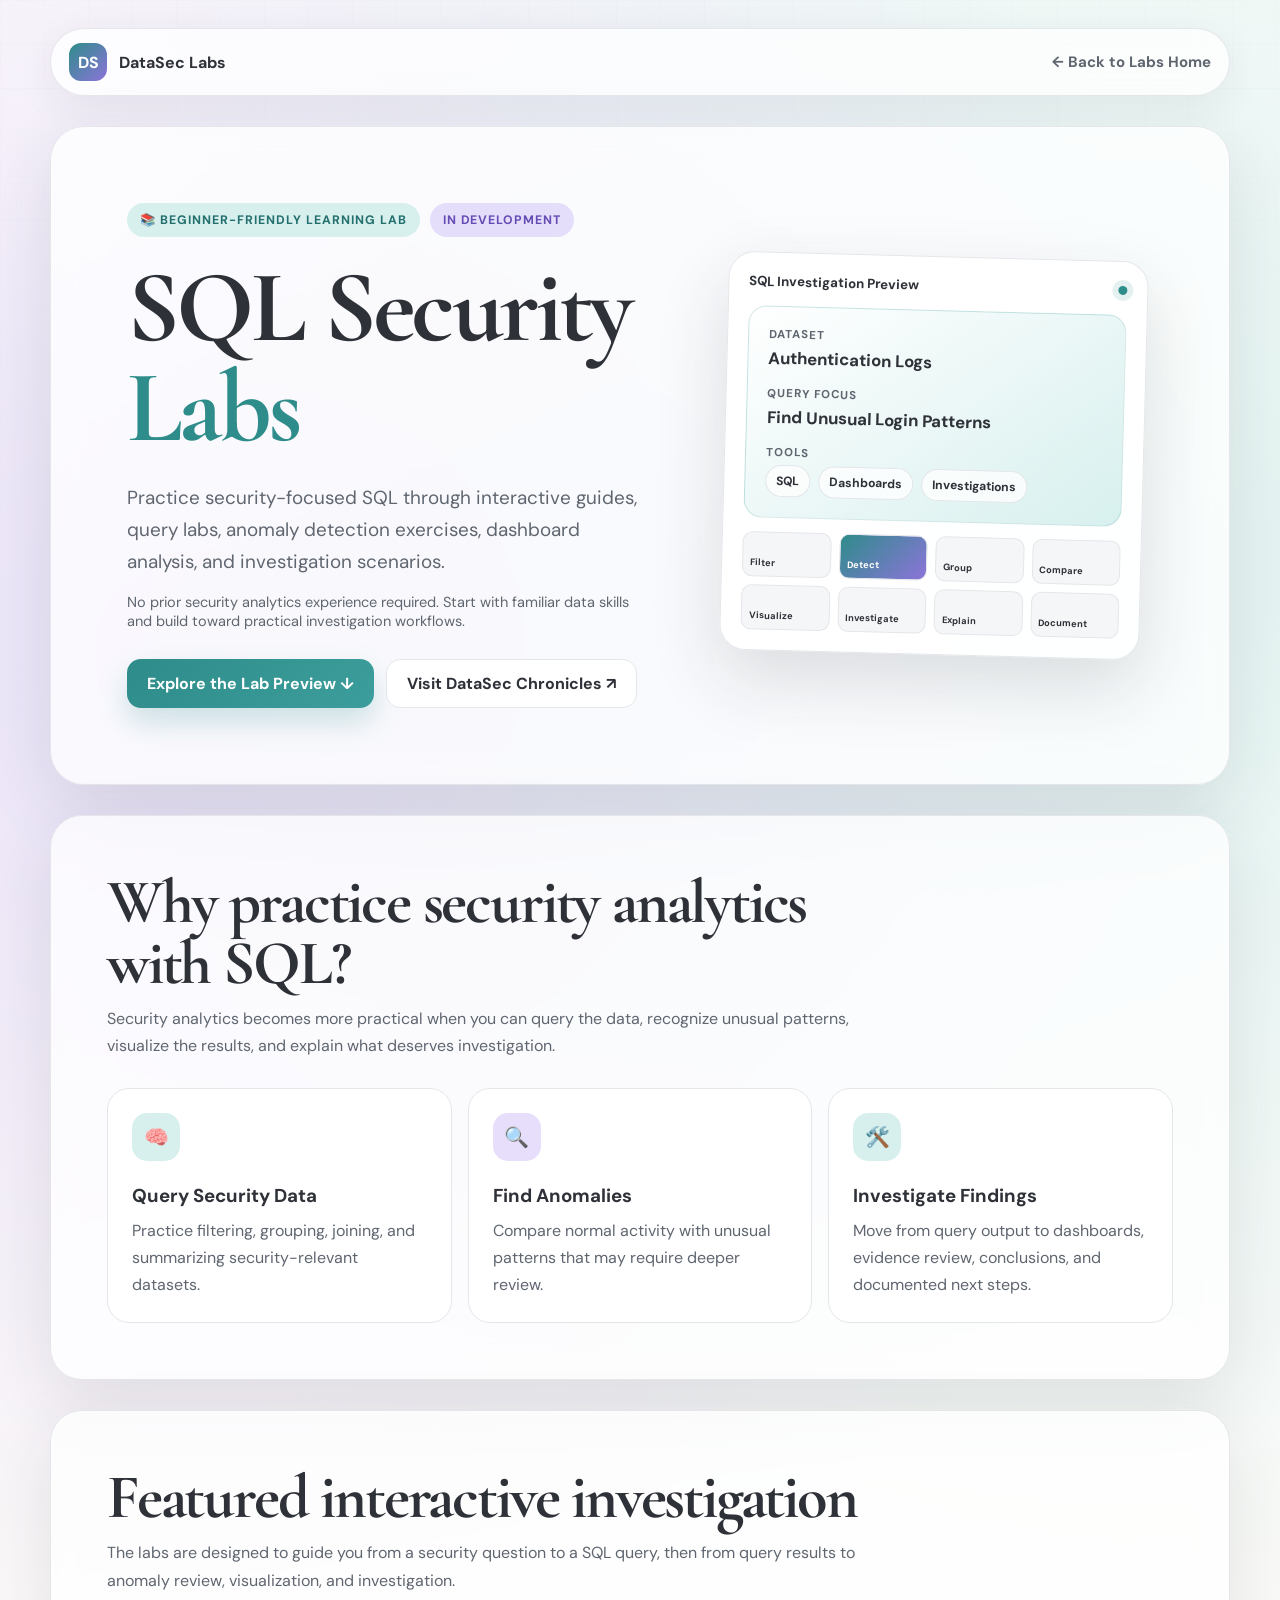
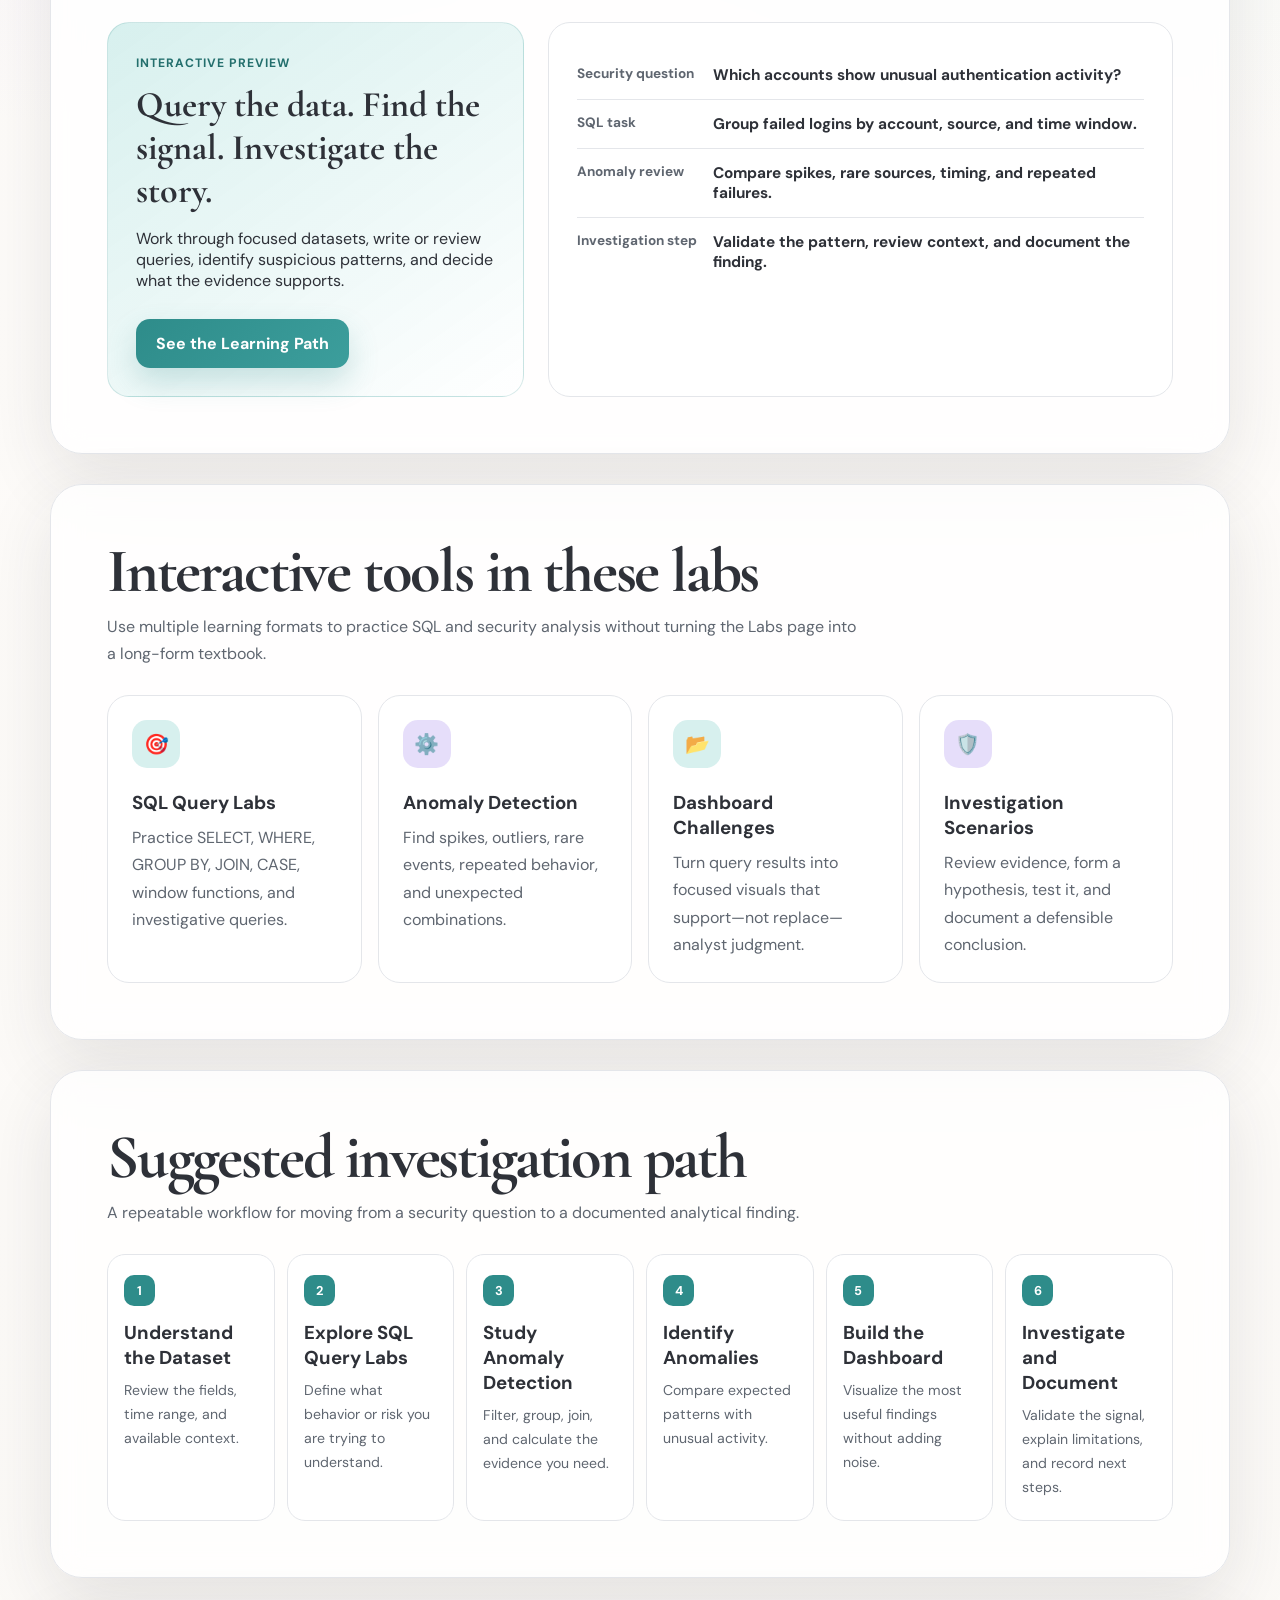
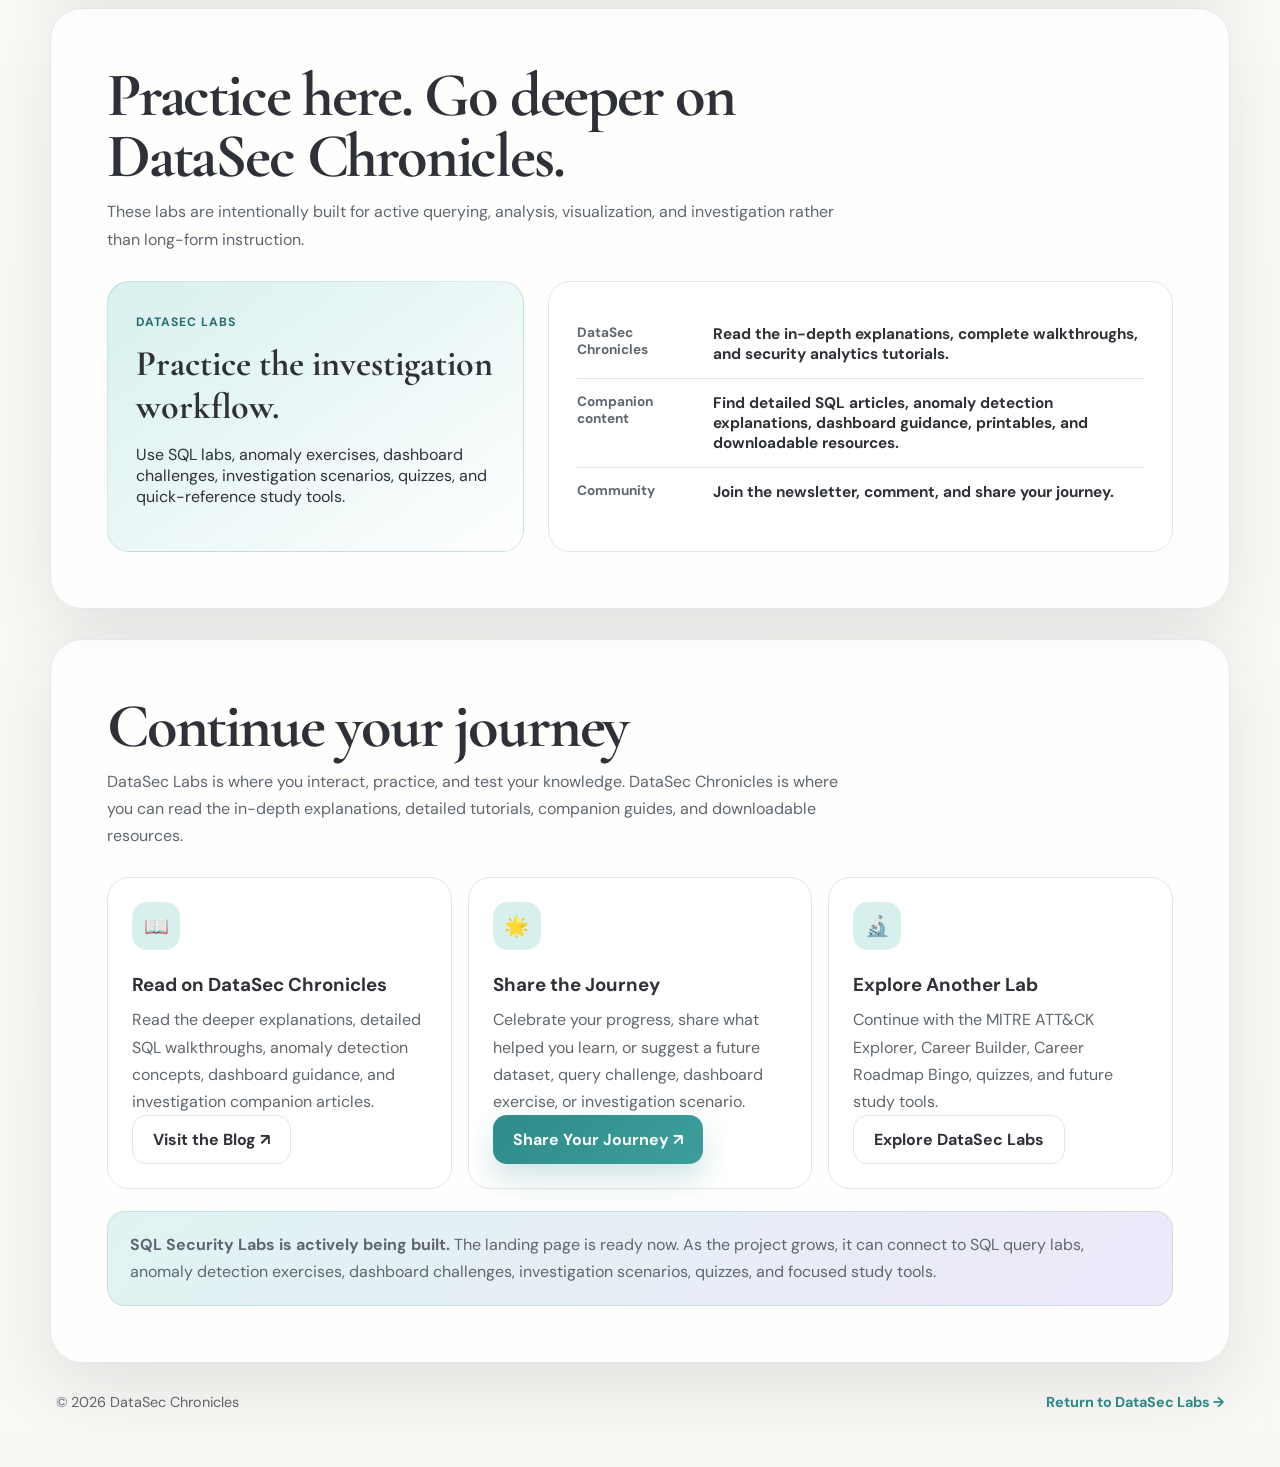
<file: sql/index.html>
<!DOCTYPE html>
<html lang="en">
<head>
  <meta charset="UTF-8" />
  <meta name="viewport" content="width=device-width, initial-scale=1.0" />
  <meta name="description" content="Practice security-focused SQL, anomaly detection, dashboard analysis, and investigations with interactive guides, labs, quizzes, and study tools from DataSec Labs." />
  <title>MITRE ATT&CK Explorer | DataSec Labs</title>

  <link rel="preconnect" href="https://fonts.googleapis.com">
  <link rel="preconnect" href="https://fonts.gstatic.com" crossorigin>
  <link href="https://fonts.googleapis.com/css2?family=Cormorant+Garamond:wght@600;700&family=DM+Sans:wght@400;500;600;700&display=swap" rel="stylesheet">

  <style>
    :root {
      --bg: #faf8f5;
      --surface: rgba(255,255,255,.84);
      --surface-strong: #ffffff;
      --text: #2e3138;
      --muted: #5f6670;
      --teal: #2e8c8a;
      --teal-dark: #236f6d;
      --teal-soft: #d7f0ee;
      --lavender: #8c74d9;
      --lavender-soft: #cdbef6;
      --border: #e4e6ea;
      --shadow: 0 24px 70px rgba(46,49,56,.11);
      --radius-lg: 32px;
      --radius-md: 22px;
    }

    * { box-sizing: border-box; }
    html { scroll-behavior: smooth; }

    body {
      margin: 0;
      min-height: 100vh;
      font-family: "DM Sans", sans-serif;
      color: var(--text);
      background:
        radial-gradient(circle at 14% 14%, rgba(205,190,246,.42), transparent 26%),
        radial-gradient(circle at 88% 12%, rgba(215,240,238,.72), transparent 28%),
        linear-gradient(180deg, #fffdfb 0%, var(--bg) 100%);
    }

    body::before {
      content: "";
      position: fixed;
      inset: 0;
      pointer-events: none;
      opacity: .35;
      background-image:
        linear-gradient(rgba(46,140,138,.055) 1px, transparent 1px),
        linear-gradient(90deg, rgba(140,116,217,.05) 1px, transparent 1px);
      background-size: 44px 44px;
      mask-image: linear-gradient(to bottom, black, transparent 72%);
    }

    a { color: inherit; }

    .page-shell {
      width: min(1180px, calc(100% - 32px));
      margin: 0 auto;
      padding: 28px 0 56px;
      position: relative;
      z-index: 1;
    }

    .topbar {
      display: flex;
      align-items: center;
      justify-content: space-between;
      gap: 20px;
      padding: 14px 18px;
      border: 1px solid rgba(228,230,234,.95);
      background: rgba(255,255,255,.76);
      backdrop-filter: blur(16px);
      border-radius: 999px;
      box-shadow: 0 10px 40px rgba(46,49,56,.07);
    }

    .brand {
      display: flex;
      align-items: center;
      gap: 12px;
      text-decoration: none;
      font-weight: 700;
    }

    .brand-mark {
      width: 38px;
      height: 38px;
      display: grid;
      place-items: center;
      border-radius: 12px;
      color: #fff;
      background: linear-gradient(135deg, var(--teal), var(--lavender));
    }

    .back-link {
      text-decoration: none;
      color: var(--muted);
      font-size: .94rem;
      font-weight: 700;
    }

    .back-link:hover { color: var(--teal); }

    .hero,
    .section {
      margin-top: 30px;
      border: 1px solid var(--border);
      background: rgba(255,255,255,.76);
      backdrop-filter: blur(15px);
      box-shadow: var(--shadow);
    }

    .hero {
      padding: clamp(34px, 6vw, 76px);
      border-radius: 34px;
      overflow: hidden;
      position: relative;
    }

    .hero-grid {
      display: grid;
      grid-template-columns: minmax(0,1.08fr) minmax(300px,.92fr);
      gap: clamp(36px,6vw,72px);
      align-items: center;
    }

    .badge-row {
      display: flex;
      flex-wrap: wrap;
      gap: 10px;
      margin-bottom: 20px;
    }

    .badge {
      display: inline-flex;
      align-items: center;
      gap: 8px;
      padding: 9px 13px;
      border-radius: 999px;
      font-size: .77rem;
      font-weight: 700;
      letter-spacing: .08em;
      text-transform: uppercase;
    }

    .badge-primary {
      color: var(--teal-dark);
      background: var(--teal-soft);
    }

    .badge-secondary {
      color: #654cb4;
      background: rgba(205,190,246,.48);
    }

    h1, h2 {
      font-family: "Cormorant Garamond", serif;
      line-height: .98;
      letter-spacing: -.035em;
    }

    h1 {
      margin: 0;
      font-size: clamp(3.2rem,8vw,6.6rem);
    }

    h1 span {
      display: block;
      color: var(--teal);
    }

    h2 {
      margin: 0;
      font-size: clamp(2.2rem,5vw,3.9rem);
    }

    h3 { margin: 0 0 9px; }

    .hero-copy,
    .section-heading p,
    .card p,
    .path-step p,
    .resource-card p,
    .journey-card p {
      color: var(--muted);
      line-height: 1.7;
    }

    .hero-copy {
      margin: 24px 0 0;
      max-width: 680px;
      font-size: clamp(1rem,2vw,1.18rem);
    }

    .microcopy {
      margin: 15px 0 0;
      color: var(--muted);
      font-size: .91rem;
    }

    .hero-actions,
    .card-actions {
      display: flex;
      flex-wrap: wrap;
      gap: 12px;
      margin-top: 28px;
    }

    .button {
      display: inline-flex;
      align-items: center;
      justify-content: center;
      min-height: 49px;
      padding: 0 20px;
      border-radius: 14px;
      text-decoration: none;
      font-weight: 700;
      transition: transform .18s ease, box-shadow .18s ease;
    }

    .button:hover { transform: translateY(-2px); }

    .button-primary {
      color: #fff;
      background: linear-gradient(135deg,var(--teal),#3c9e9c);
      box-shadow: 0 14px 30px rgba(46,140,138,.23);
    }

    .button-secondary {
      background: #fff;
      border: 1px solid var(--border);
    }

    .visual-panel {
      position: relative;
      display: grid;
      place-items: center;
      min-height: 430px;
    }

    .explorer-preview {
      width: min(100%,420px);
      padding: 20px;
      border-radius: 26px;
      background: rgba(255,255,255,.88);
      border: 1px solid var(--border);
      box-shadow: 0 28px 70px rgba(46,49,56,.15);
      transform: rotate(1.5deg);
    }

    .preview-top {
      display: flex;
      justify-content: space-between;
      gap: 12px;
      align-items: center;
      margin-bottom: 16px;
      font-size: .83rem;
      font-weight: 700;
    }

    .status-dot {
      width: 9px;
      height: 9px;
      border-radius: 50%;
      background: var(--teal);
      box-shadow: 0 0 0 6px rgba(46,140,138,.12);
    }

    .technique-panel {
      padding: 20px;
      border-radius: 18px;
      background: linear-gradient(145deg,#fff,var(--teal-soft));
      border: 1px solid rgba(46,140,138,.18);
    }

    .field-label {
      display: block;
      margin-bottom: 5px;
      color: var(--muted);
      font-size: .72rem;
      font-weight: 700;
      text-transform: uppercase;
      letter-spacing: .08em;
    }

    .technique-panel strong {
      display: block;
      margin-bottom: 17px;
      font-size: 1.05rem;
    }

    .platforms {
      display: flex;
      flex-wrap: wrap;
      gap: 8px;
    }

    .platforms span {
      padding: 7px 10px;
      border-radius: 999px;
      background: rgba(255,255,255,.78);
      border: 1px solid var(--border);
      font-size: .76rem;
      font-weight: 700;
    }

    .mini-matrix {
      display: grid;
      grid-template-columns: repeat(4,1fr);
      gap: 8px;
      margin-top: 14px;
    }

    .mini-matrix span {
      min-height: 45px;
      padding: 7px;
      display: flex;
      align-items: flex-end;
      border-radius: 10px;
      border: 1px solid var(--border);
      background: #f5f6f7;
      font-size: .58rem;
      font-weight: 700;
    }

    .mini-matrix span.active {
      color: #fff;
      background: linear-gradient(135deg,var(--teal),var(--lavender));
    }

    .section {
      padding: clamp(30px,5vw,56px);
      border-radius: var(--radius-lg);
    }

    .section-heading {
      max-width: 760px;
      margin-bottom: 28px;
    }

    .section-heading p { margin: 11px 0 0; }

    .grid-3,
    .grid-4,
    .resource-grid,
    .journey-grid {
      display: grid;
      gap: 16px;
    }

    .grid-3 { grid-template-columns: repeat(3,minmax(0,1fr)); }
    .grid-4 { grid-template-columns: repeat(4,minmax(0,1fr)); }
    .resource-grid,
    .journey-grid { grid-template-columns: repeat(3,minmax(0,1fr)); }

    .card,
    .resource-card,
    .journey-card {
      padding: 24px;
      border-radius: var(--radius-md);
      background: var(--surface-strong);
      border: 1px solid var(--border);
    }

    .icon-box {
      width: 48px;
      height: 48px;
      display: grid;
      place-items: center;
      margin-bottom: 22px;
      border-radius: 15px;
      background: var(--teal-soft);
      font-size: 1.25rem;
    }

    .card:nth-child(even) .icon-box { background: rgba(205,190,246,.5); }
    .card p, .resource-card p, .journey-card p { margin: 0; }

    .featured {
      display: grid;
      grid-template-columns: minmax(0,.8fr) minmax(0,1.2fr);
      gap: 24px;
      align-items: stretch;
    }

    .feature-copy {
      padding: 28px;
      border-radius: var(--radius-md);
      background: linear-gradient(145deg,var(--teal-soft),rgba(255,255,255,.9));
      border: 1px solid rgba(46,140,138,.18);
    }

    .feature-copy .eyebrow {
      color: var(--teal-dark);
      font-size: .76rem;
      font-weight: 700;
      text-transform: uppercase;
      letter-spacing: .08em;
    }

    .feature-copy h3 {
      margin-top: 11px;
      font-family: "Cormorant Garamond", serif;
      font-size: 2.25rem;
    }

    .live-card {
      padding: 28px;
      border-radius: var(--radius-md);
      background: #fff;
      border: 1px solid var(--border);
    }

    .live-row {
      display: grid;
      grid-template-columns: 120px 1fr;
      gap: 16px;
      padding: 14px 0;
      border-bottom: 1px solid var(--border);
    }

    .live-row:last-child { border-bottom: 0; }
    .live-row span { color: var(--muted); font-size: .85rem; font-weight: 700; }
    .live-row strong { font-size: .96rem; }

    .path {
      display: grid;
      grid-template-columns: repeat(6,minmax(0,1fr));
      gap: 12px;
    }

    .path-step {
      position: relative;
      padding: 20px 16px;
      border-radius: 18px;
      background: #fff;
      border: 1px solid var(--border);
    }

    .path-step .number {
      display: grid;
      place-items: center;
      width: 31px;
      height: 31px;
      margin-bottom: 14px;
      border-radius: 10px;
      color: #fff;
      background: var(--teal);
      font-size: .8rem;
      font-weight: 700;
    }

    .path-step p { margin: 0; font-size: .88rem; }

    .journey-card {
      display: flex;
      flex-direction: column;
      min-height: 225px;
    }

    .journey-card .button {
      margin-top: auto;
      align-self: flex-start;
    }

    .note {
      margin-top: 22px;
      padding: 20px 22px;
      border-radius: 18px;
      background: linear-gradient(135deg,rgba(215,240,238,.78),rgba(205,190,246,.34));
      border: 1px solid rgba(46,140,138,.17);
      color: var(--muted);
      line-height: 1.65;
    }

    footer {
      padding: 30px 6px 0;
      display: flex;
      justify-content: space-between;
      gap: 20px;
      color: var(--muted);
      font-size: .9rem;
    }

    footer a {
      color: var(--teal);
      font-weight: 700;
      text-decoration: none;
    }

    @media (max-width: 980px) {
      .hero-grid, .featured { grid-template-columns: 1fr; }
      .grid-3, .resource-grid, .journey-grid { grid-template-columns: repeat(2,minmax(0,1fr)); }
      .grid-4 { grid-template-columns: repeat(2,minmax(0,1fr)); }
      .path { grid-template-columns: repeat(3,minmax(0,1fr)); }
      .visual-panel { min-height: 390px; }
    }

    @media (max-width: 640px) {
      .page-shell { width: min(100% - 20px,1180px); padding-top: 12px; }
      .topbar { border-radius: 20px; padding: 12px 14px; }
      .brand-text { display: none; }
      .hero { padding: 30px 22px; border-radius: 26px; }
      h1 { font-size: clamp(3rem,17vw,4.8rem); }
      .hero-actions, .card-actions { flex-direction: column; }
      .button { width: 100%; }
      .visual-panel { min-height: 330px; }
      .explorer-preview { transform: none; }
      .section { padding: 28px 20px; border-radius: 24px; }
      .grid-3, .grid-4, .resource-grid, .journey-grid, .path { grid-template-columns: 1fr; }
      .live-row { grid-template-columns: 1fr; gap: 5px; }
      footer { flex-direction: column; }
    }

    @media (prefers-reduced-motion: reduce) {
      *, *::before, *::after {
        scroll-behavior: auto !important;
        transition-duration: .01ms !important;
      }
    }
  </style>
</head>

<body>
  <main class="page-shell">
    <nav class="topbar" aria-label="Primary navigation">
      <a class="brand" href="/">
        <span class="brand-mark" aria-hidden="true">DS</span>
        <span class="brand-text">DataSec Labs</span>
      </a>
      <a class="back-link" href="/">← Back to Labs Home</a>
    </nav>

    <section class="hero">
      <div class="hero-grid">
        <div>
          <div class="badge-row">
            <span class="badge badge-primary">📚 Beginner-Friendly Learning Lab</span>
            <span class="badge badge-secondary">In Development</span>
          </div>

          <h1>SQL Security <span>Labs</span></h1>

          <p class="hero-copy">
            Practice security-focused SQL through interactive guides, query labs, anomaly detection exercises, dashboard analysis, and investigation scenarios.
          </p>

          <p class="microcopy">
            No prior security analytics experience required. Start with familiar data skills and build toward practical investigation workflows.
          </p>

          <div class="hero-actions">
            <a class="button button-primary" href="#interactive-experience">Explore the Lab Preview ↓</a>
            <a class="button button-secondary" href="https://www.datasecchronicles.com/" target="_blank" rel="noopener">Visit DataSec Chronicles ↗</a>
          </div>
        </div>

        <div class="visual-panel" aria-label="Preview of the MITRE ATT&CK Explorer">
          <div class="explorer-preview">
            <div class="preview-top">
              <span>SQL Investigation Preview</span>
              <span class="status-dot" aria-hidden="true"></span>
            </div>

            <div class="technique-panel">
              <span class="field-label">Dataset</span>
              <strong>Authentication Logs</strong>

              <span class="field-label">Query Focus</span>
              <strong>Find Unusual Login Patterns</strong>

              <span class="field-label">Tools</span>
              <div class="platforms">
                <span>SQL</span>
                <span>Dashboards</span>
                <span>Investigations</span>
              </div>
            </div>

            <div class="mini-matrix" aria-hidden="true">
              <span>Filter</span>
              <span class="active">Detect</span>
              <span>Group</span>
              <span>Compare</span>
              <span>Visualize</span>
              <span>Investigate</span>
              <span>Explain</span>
              <span>Document</span>
            </div>
          </div>
        </div>
      </div>
    </section>

    <section class="section">
      <div class="section-heading">
        <h2>Why practice security analytics with SQL?</h2>
        <p>
          Security analytics becomes more practical when you can query the data, recognize unusual patterns, visualize the results, and explain what deserves investigation.
        </p>
      </div>

      <div class="grid-3">
        <article class="card">
          <div class="icon-box" aria-hidden="true">🧠</div>
          <h3>Query Security Data</h3>
          <p>Practice filtering, grouping, joining, and summarizing security-relevant datasets.</p>
        </article>

        <article class="card">
          <div class="icon-box" aria-hidden="true">🔍</div>
          <h3>Find Anomalies</h3>
          <p>Compare normal activity with unusual patterns that may require deeper review.</p>
        </article>

        <article class="card">
          <div class="icon-box" aria-hidden="true">🛠️</div>
          <h3>Investigate Findings</h3>
          <p>Move from query output to dashboards, evidence review, conclusions, and documented next steps.</p>
        </article>
      </div>
    </section>

    <section class="section" id="interactive-experience">
      <div class="section-heading">
        <h2>Featured interactive investigation</h2>
        <p>
          The labs are designed to guide you from a security question to a SQL query, then from query results to anomaly review, visualization, and investigation.
        </p>
      </div>

      <div class="featured">
        <div class="feature-copy">
          <span class="eyebrow">Interactive preview</span>
          <h3>Query the data. Find the signal. Investigate the story.</h3>
          <p>
            Work through focused datasets, write or review queries, identify suspicious patterns, and decide what the evidence supports.
          </p>
          <div class="card-actions">
            <a class="button button-primary" href="#learning-path">See the Learning Path</a>
          </div>
        </div>

        <div class="live-card" aria-label="Example MITRE ATT&CK technique details">
          <div class="live-row">
            <span>Security question</span>
            <strong>Which accounts show unusual authentication activity?</strong>
          </div>
          <div class="live-row">
            <span>SQL task</span>
            <strong>Group failed logins by account, source, and time window.</strong>
          </div>
          <div class="live-row">
            <span>Anomaly review</span>
            <strong>Compare spikes, rare sources, timing, and repeated failures.</strong>
          </div>
          <div class="live-row">
            <span>Investigation step</span>
            <strong>Validate the pattern, review context, and document the finding.</strong>
          </div>
        </div>
      </div>
    </section>

    <section class="section">
      <div class="section-heading">
        <h2>Interactive tools in these labs</h2>
        <p>Use multiple learning formats to practice SQL and security analysis without turning the Labs page into a long-form textbook.</p>
      </div>

      <div class="grid-4">
        <article class="card">
          <div class="icon-box" aria-hidden="true">🎯</div>
          <h3>SQL Query Labs</h3>
          <p>Practice SELECT, WHERE, GROUP BY, JOIN, CASE, window functions, and investigative queries.</p>
        </article>

        <article class="card">
          <div class="icon-box" aria-hidden="true">⚙️</div>
          <h3>Anomaly Detection</h3>
          <p>Find spikes, outliers, rare events, repeated behavior, and unexpected combinations.</p>
        </article>

        <article class="card">
          <div class="icon-box" aria-hidden="true">📂</div>
          <h3>Dashboard Challenges</h3>
          <p>Turn query results into focused visuals that support—not replace—analyst judgment.</p>
        </article>

        <article class="card">
          <div class="icon-box" aria-hidden="true">🛡️</div>
          <h3>Investigation Scenarios</h3>
          <p>Review evidence, form a hypothesis, test it, and document a defensible conclusion.</p>
        </article>
      </div>
    </section>

    <section class="section" id="learning-path">
      <div class="section-heading">
        <h2>Suggested investigation path</h2>
        <p>A repeatable workflow for moving from a security question to a documented analytical finding.</p>
      </div>

      <div class="path">
        <article class="path-step">
          <div class="number">1</div>
          <h3>Understand the Dataset</h3>
          <p>Review the fields, time range, and available context.</p>
        </article>
        <article class="path-step">
          <div class="number">2</div>
          <h3>Explore SQL Query Labs</h3>
          <p>Define what behavior or risk you are trying to understand.</p>
        </article>
        <article class="path-step">
          <div class="number">3</div>
          <h3>Study Anomaly Detection</h3>
          <p>Filter, group, join, and calculate the evidence you need.</p>
        </article>
        <article class="path-step">
          <div class="number">4</div>
          <h3>Identify Anomalies</h3>
          <p>Compare expected patterns with unusual activity.</p>
        </article>
        <article class="path-step">
          <div class="number">5</div>
          <h3>Build the Dashboard</h3>
          <p>Visualize the most useful findings without adding noise.</p>
        </article>
        <article class="path-step">
          <div class="number">6</div>
          <h3>Investigate and Document</h3>
          <p>Validate the signal, explain limitations, and record next steps.</p>
        </article>
      </div>
    </section>


    <section class="section">
      <div class="section-heading">
        <h2>Practice here. Go deeper on DataSec Chronicles.</h2>
        <p>
          These labs are intentionally built for active querying, analysis, visualization, and investigation rather than long-form instruction.
        </p>
      </div>

      <div class="featured">
        <div class="feature-copy">
          <span class="eyebrow">DataSec Labs</span>
          <h3>Practice the investigation workflow.</h3>
          <p>
            Use SQL labs, anomaly exercises, dashboard challenges, investigation scenarios, quizzes, and quick-reference study tools.
          </p>
        </div>

        <div class="live-card">
          <div class="live-row">
            <span>DataSec Chronicles</span>
            <strong>Read the in-depth explanations, complete walkthroughs, and security analytics tutorials.</strong>
          </div>
          <div class="live-row">
            <span>Companion content</span>
            <strong>Find detailed SQL articles, anomaly detection explanations, dashboard guidance, printables, and downloadable resources.</strong>
          </div>
          <div class="live-row">
            <span>Community</span>
            <strong>Join the newsletter, comment, and share your journey.</strong>
          </div>
        </div>
      </div>
    </section>

    <section class="section">
      <div class="section-heading">
        <h2>Continue your journey</h2>
        <p>DataSec Labs is where you interact, practice, and test your knowledge. DataSec Chronicles is where you can read the in-depth explanations, detailed tutorials, companion guides, and downloadable resources.</p>
      </div>

      <div class="journey-grid">
        <article class="journey-card">
          <div class="icon-box" aria-hidden="true">📖</div>
          <h3>Read on DataSec Chronicles</h3>
          <p>Read the deeper explanations, detailed SQL walkthroughs, anomaly detection concepts, dashboard guidance, and investigation companion articles.</p>
          <a class="button button-secondary" href="https://www.datasecchronicles.com/" target="_blank" rel="noopener">Visit the Blog ↗</a>
        </article>

        <article class="journey-card">
          <div class="icon-box" aria-hidden="true">🌟</div>
          <h3>Share the Journey</h3>
          <p>Celebrate your progress, share what helped you learn, or suggest a future dataset, query challenge, dashboard exercise, or investigation scenario.</p>
          <a class="button button-primary" href="https://www.datasecchronicles.com/share-the-journey" target="_blank" rel="noopener">Share Your Journey ↗</a>
        </article>

        <article class="journey-card">
          <div class="icon-box" aria-hidden="true">🔬</div>
          <h3>Explore Another Lab</h3>
          <p>Continue with the MITRE ATT&amp;CK Explorer, Career Builder, Career Roadmap Bingo, quizzes, and future study tools.</p>
          <a class="button button-secondary" href="/">Explore DataSec Labs</a>
        </article>
      </div>

      <div class="note">
        <strong>SQL Security Labs is actively being built.</strong>
        The landing page is ready now. As the project grows, it can connect to SQL query labs, anomaly detection exercises, dashboard challenges, investigation scenarios, quizzes, and focused study tools.
      </div>
    </section>

    <footer>
      <span>© <span id="year"></span> DataSec Chronicles</span>
      <a href="/">Return to DataSec Labs →</a>
    </footer>
  </main>

  <script>
    document.getElementById("year").textContent = new Date().getFullYear();
  </script>
</body>
</html>
</file>
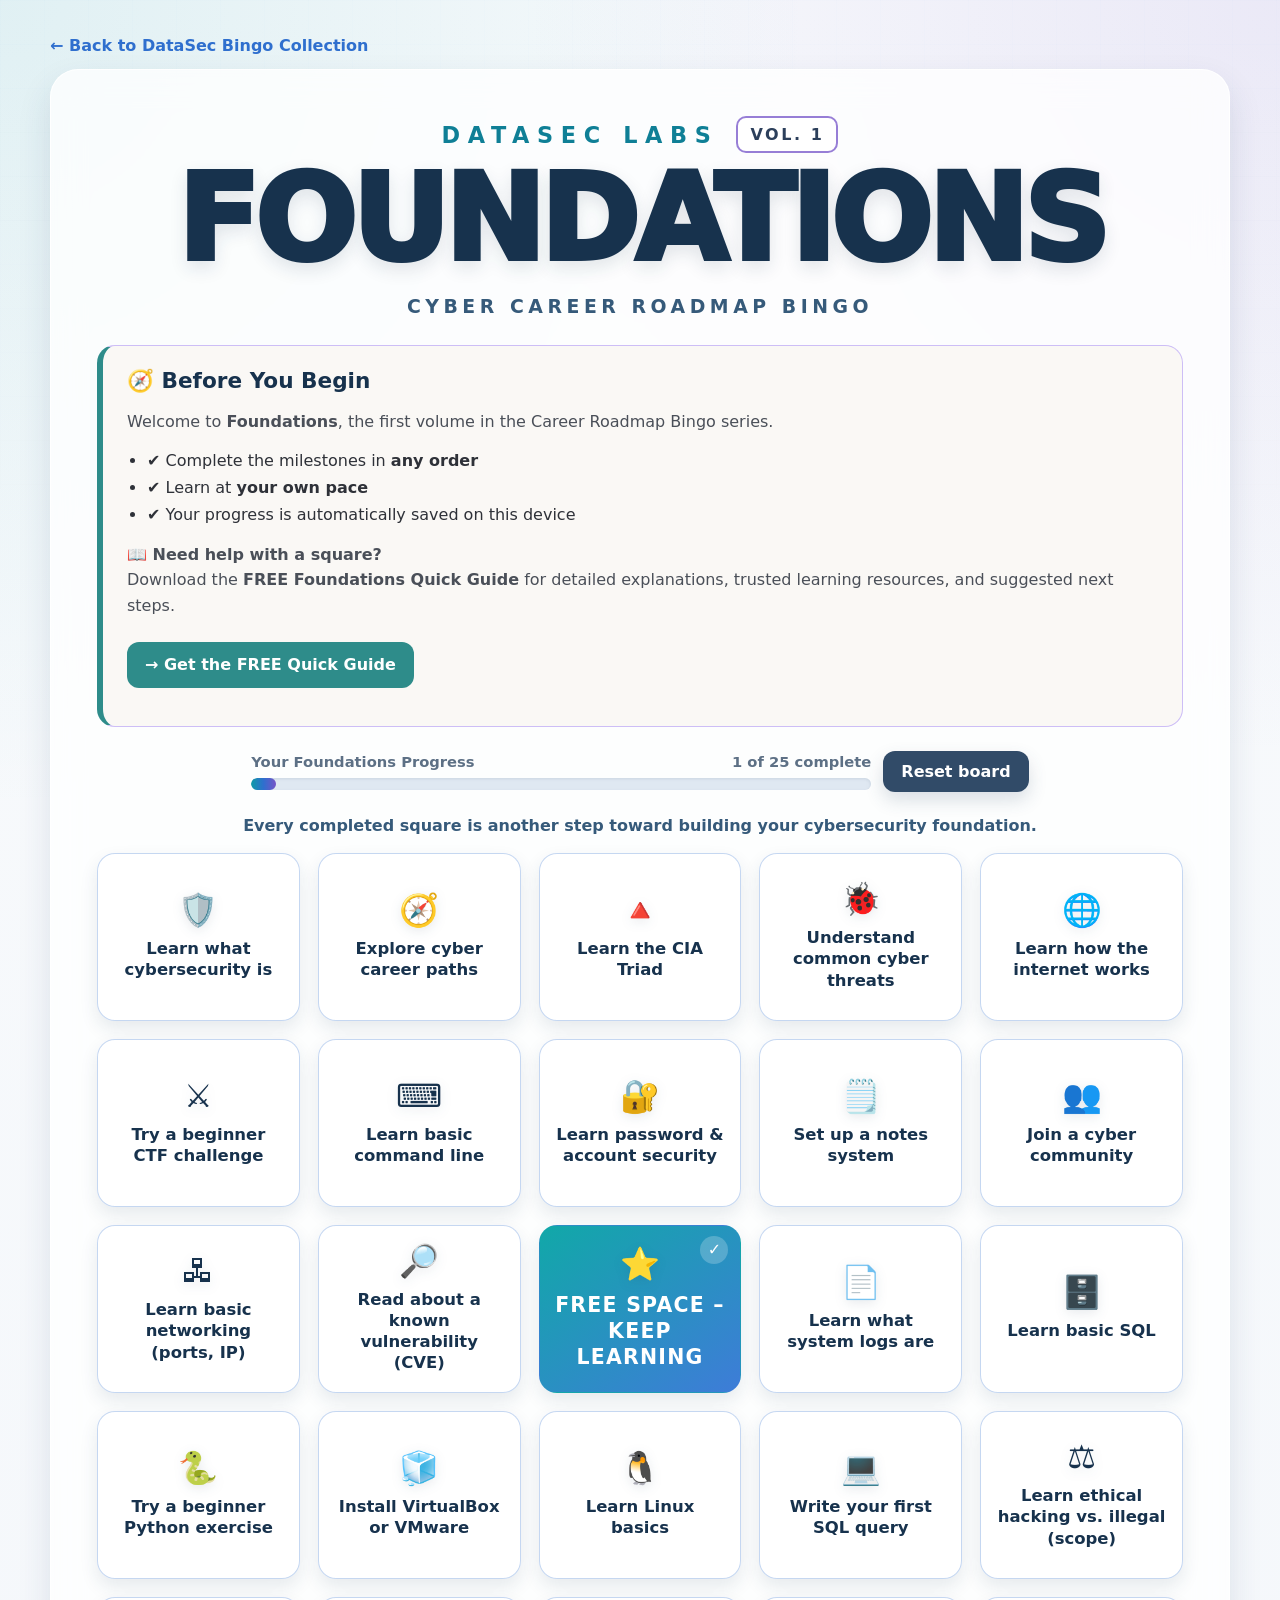
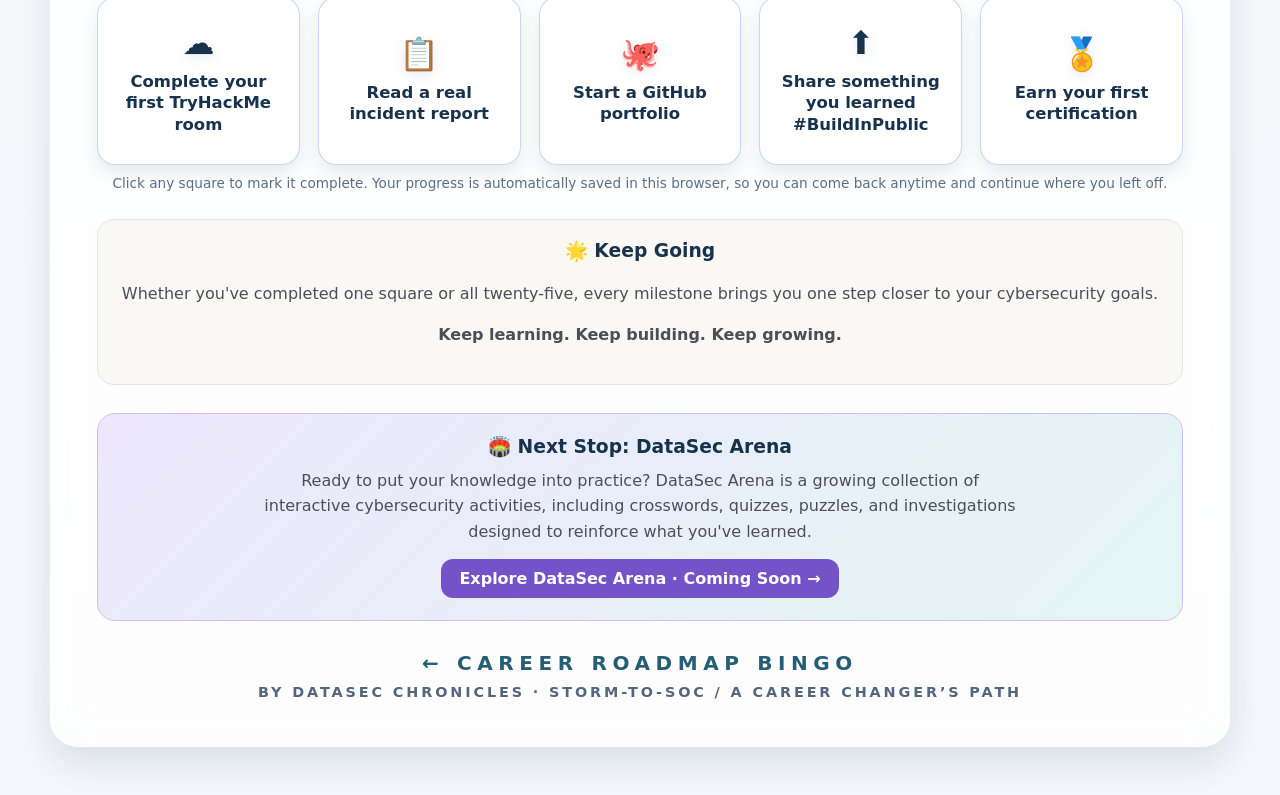
<file: bingo/foundations/index.html>
<!DOCTYPE html>

<html lang="en">
<head>
<meta charset="utf-8"/>
<meta content="width=device-width, initial-scale=1.0" name="viewport"/>
<meta content="Foundations Career Roadmap Bingo by DataSec Labs — an interactive beginner cybersecurity roadmap." name="description"/>
<title>Foundations Career Roadmap Bingo | DataSec Labs</title>
<style>
    :root {
      --bg: #f4f7fb;
      --panel: rgba(255, 255, 255, 0.9);
      --text: #17324d;
      --muted: #5d7085;
      --teal: #0e9aa7;
      --blue: #2f6fce;
      --purple: #7453c8;
      --border: rgba(47, 111, 206, 0.28);
      --shadow: 0 16px 34px rgba(30, 61, 96, 0.12);
      --tile-shadow: 0 8px 18px rgba(26, 55, 88, 0.10);
      --completed-bg: linear-gradient(145deg, #0e9aa7, #2f6fce);
      --free-bg: linear-gradient(145deg, #11a8a8, #3e7cd8);
    }

    * {
      box-sizing: border-box;
    }

    body {
      margin: 0;
      min-height: 100vh;
      font-family: Inter, ui-sans-serif, system-ui, -apple-system, BlinkMacSystemFont, "Segoe UI", sans-serif;
      color: var(--text);
      background:
        radial-gradient(circle at top left, rgba(14, 154, 167, 0.10), transparent 30%),
        radial-gradient(circle at top right, rgba(116, 83, 200, 0.10), transparent 28%),
        linear-gradient(180deg, #f8fafc 0%, var(--bg) 100%);
      overflow-x: hidden;
    }

    body::before {
      content: "";
      position: fixed;
      inset: 0;
      pointer-events: none;
      opacity: 0.25;
      background-image:
        linear-gradient(rgba(47, 111, 206, 0.12) 1px, transparent 1px),
        linear-gradient(90deg, rgba(47, 111, 206, 0.12) 1px, transparent 1px);
      background-size: 44px 44px;
      mask-image: linear-gradient(to bottom, rgba(0,0,0,.35), transparent 80%);
    }

    .page-shell {
      width: min(1180px, calc(100% - 28px));
      margin: 0 auto;
      padding: 36px 0 48px;
      position: relative;
      z-index: 1;
    }

    .poster {
      background: rgba(255, 255, 255, 0.78);
      border: 1px solid rgba(255, 255, 255, 0.9);
      border-radius: 28px;
      box-shadow: var(--shadow);
      backdrop-filter: blur(16px);
      padding: clamp(22px, 4vw, 46px);
    }

    .brand-row {
      display: flex;
      align-items: center;
      justify-content: center;
      gap: 18px;
      flex-wrap: wrap;
      margin-bottom: 10px;
    }

    .brand {
      font-size: clamp(1rem, 2vw, 1.4rem);
      font-weight: 800;
      letter-spacing: 0.34em;
      color: #0f7f96;
      text-align: center;
    }

    .volume {
      border: 2px solid rgba(116, 83, 200, 0.75);
      border-radius: 10px;
      padding: 7px 12px;
      font-weight: 800;
      letter-spacing: 0.16em;
      color: #2c3f5b;
      background: rgba(255,255,255,.8);
      white-space: nowrap;
    }

    h1 {
      margin: 8px 0 4px;
      text-align: center;
      font-size: clamp(3rem, 10vw, 7.5rem);
      line-height: 0.95;
      letter-spacing: -0.04em;
      font-weight: 950;
      color: #17324d;
      text-shadow: 0 7px 18px rgba(23, 50, 77, 0.12);
    }

    .subtitle {
      margin: 18px 0 28px;
      text-align: center;
      text-transform: uppercase;
      letter-spacing: 0.24em;
      font-size: clamp(0.8rem, 1.8vw, 1.18rem);
      font-weight: 800;
      color: #365a7a;
    }

    .controls {
      display: flex;
      justify-content: center;
      align-items: center;
      gap: 12px;
      flex-wrap: wrap;
      margin-bottom: 24px;
    }

    .progress-wrap {
      flex: 1 1 280px;
      max-width: 620px;
      min-width: 220px;
    }

    .progress-label {
      display: flex;
      justify-content: space-between;
      gap: 20px;
      margin-bottom: 8px;
      font-size: 0.92rem;
      font-weight: 700;
      color: var(--muted);
    }

    .progress-track {
      height: 12px;
      border-radius: 999px;
      background: #dfe8f2;
      overflow: hidden;
      box-shadow: inset 0 1px 3px rgba(23, 50, 77, 0.10);
    }

    .progress-bar {
      width: 0%;
      height: 100%;
      border-radius: inherit;
      background: linear-gradient(90deg, var(--teal), var(--blue), var(--purple));
      transition: width 250ms ease;
    }

    button {
      font: inherit;
    }

    .reset-button {
      border: 0;
      border-radius: 12px;
      padding: 11px 18px;
      font-weight: 800;
      color: #fff;
      background: #314b68;
      cursor: pointer;
      box-shadow: 0 8px 18px rgba(49, 75, 104, 0.18);
      transition: transform 180ms ease, box-shadow 180ms ease, background 180ms ease;
    }

    .reset-button:hover {
      transform: translateY(-2px);
      box-shadow: 0 12px 24px rgba(49, 75, 104, 0.22);
      background: #253e59;
    }

    .bingo-grid {
      display: grid;
      grid-template-columns: repeat(5, minmax(0, 1fr));
      gap: clamp(10px, 1.5vw, 18px);
    }

    .tile {
      position: relative;
      min-height: 168px;
      border: 1.5px solid var(--border);
      border-radius: 18px;
      background: var(--panel);
      box-shadow: var(--tile-shadow);
      padding: 18px 15px;
      color: var(--text);
      display: flex;
      flex-direction: column;
      align-items: center;
      justify-content: center;
      gap: 12px;
      text-align: center;
      cursor: pointer;
      transition: transform 180ms ease, box-shadow 180ms ease, border-color 180ms ease, background 180ms ease, color 180ms ease;
      user-select: none;
    }

    .tile:hover {
      transform: translateY(-4px);
      box-shadow: 0 14px 28px rgba(26, 55, 88, 0.15);
      border-color: rgba(14, 154, 167, 0.65);
    }

    .tile:focus-visible {
      outline: 3px solid rgba(47, 111, 206, 0.35);
      outline-offset: 3px;
    }

    .tile.completed {
      background: var(--completed-bg);
      color: white;
      border-color: transparent;
      box-shadow: 0 14px 28px rgba(47, 111, 206, 0.24);
    }

    .tile.free {
      background: var(--free-bg);
      color: white;
      border-color: transparent;
    }

    .tile.completed::after,
    .tile.free::after {
      content: "✓";
      position: absolute;
      top: 10px;
      right: 12px;
      width: 28px;
      height: 28px;
      display: grid;
      place-items: center;
      border-radius: 50%;
      background: rgba(255,255,255,.22);
      font-weight: 900;
    }

    .icon {
      font-size: 2rem;
      line-height: 1;
      filter: drop-shadow(0 3px 6px rgba(23, 50, 77, 0.10));
    }

    .tile-text {
      font-size: clamp(0.82rem, 1.45vw, 1.03rem);
      line-height: 1.28;
      font-weight: 750;
    }

    .free .tile-text {
      font-size: clamp(1rem, 1.8vw, 1.28rem);
      text-transform: uppercase;
      letter-spacing: 0.06em;
      font-weight: 900;
    }

    .win-banner {
      display: none;
      margin: 22px auto 0;
      max-width: 720px;
      padding: 14px 18px;
      border-radius: 14px;
      text-align: center;
      font-weight: 850;
      color: #18465b;
      background: linear-gradient(90deg, rgba(14,154,167,.16), rgba(116,83,200,.14));
      border: 1px solid rgba(14,154,167,.28);
    }

    .win-banner.show {
      display: block;
      animation: pop 260ms ease;
    }

    @keyframes pop {
      from { transform: scale(.96); opacity: 0; }
      to { transform: scale(1); opacity: 1; }
    }

    footer {
      text-align: center;
      margin-top: 30px;
      color: #255d75;
    }

    .site {
      font-weight: 900;
      letter-spacing: 0.28em;
      font-size: clamp(0.9rem, 2vw, 1.25rem);
      text-transform: uppercase;
    }

    .tagline {
      margin-top: 9px;
      text-transform: uppercase;
      letter-spacing: 0.2em;
      font-size: clamp(0.68rem, 1.3vw, 0.9rem);
      color: #52677d;
      font-weight: 700;
    }

    .hint {
      text-align: center;
      color: var(--muted);
      font-size: 0.85rem;
      margin: 10px 0 0;
    }

    @media (max-width: 900px) {
      .bingo-grid {
        grid-template-columns: repeat(3, minmax(0, 1fr));
      }
    }

    @media (max-width: 620px) {
      .page-shell {
        width: min(100% - 16px, 1180px);
        padding-top: 12px;
      }

      .poster {
        border-radius: 20px;
        padding: 20px 12px 28px;
      }

      .brand {
        letter-spacing: 0.2em;
      }

      .bingo-grid {
        grid-template-columns: repeat(2, minmax(0, 1fr));
      }

      .tile {
        min-height: 145px;
        padding: 15px 10px;
      }

      .site {
        letter-spacing: 0.15em;
      }

      .tagline {
        letter-spacing: 0.11em;
      }
    }

    @media (max-width: 390px) {
      .bingo-grid {
        grid-template-columns: 1fr;
      }

      .tile {
        min-height: 128px;
      }
    }

    @media print {
      body {
        background: white;
      }

      body::before,
      .controls,
      .hint,
      .win-banner {
        display: none !important;
      }

      .page-shell {
        width: 100%;
        padding: 0;
      }

      .poster {
        box-shadow: none;
        border: 0;
        padding: 12px;
      }

      .tile {
        box-shadow: none;
        min-height: 120px;
        break-inside: avoid;
      }
    }
  

.intro-card{
background:#faf8f5;
border:1px solid #cdbef6;
border-left:6px solid #2e8c8a;
border-radius:18px;
padding:22px 24px;
margin:0 0 24px;
}
.intro-card h2{margin:0 0 10px;font-size:1.35rem;color:#17324d;}
.intro-card p{line-height:1.6;color:#4A4F58;}
.intro-card ul{margin:14px 0 18px;padding-left:20px;color:#2E3138;}
.intro-card li{margin-bottom:8px;}
.guide-btn{
display:inline-block;
margin-top:8px;
background:#2E8C8A;
color:#fff!important;
padding:10px 18px;
border-radius:12px;
text-decoration:none;
font-weight:700;
}
.board-lead{
text-align:center;
font-weight:700;
color:#365a7a;
margin:8px 0 18px;
}
.motivation{
margin:28px auto 20px;
padding:20px;
background:#faf8f5;
border-radius:16px;
border:1px solid #e4e6ea;
text-align:center;
}
.motivation h3{margin-top:0;color:#17324d;}
.motivation p{color:#4A4F58;line-height:1.6;}

.arena-next{
  margin:28px auto 20px;
  padding:22px 24px;
  background:linear-gradient(135deg, rgba(205,190,246,.35), rgba(215,240,238,.65));
  border:1px solid #cdbef6;
  border-radius:18px;
  text-align:center;
}
.arena-next h3{
  margin:0 0 10px;
  color:#17324d;
}
.arena-next p{
  margin:0 auto 14px;
  max-width:760px;
  color:#4A4F58;
  line-height:1.6;
}
.arena-next a{
  display:inline-block;
  color:#fff;
  background:#7453c8;
  padding:10px 18px;
  border-radius:12px;
  text-decoration:none;
  font-weight:800;
}
.arena-next a:hover{
  background:#5f43ad;
}

</style>
</head>
<body>
<main class="page-shell">
<a href="../" style="display:inline-block;margin:0 0 14px;color:#2f6fce;font-weight:700;text-decoration:none;">← Back to DataSec Bingo Collection</a>
<section aria-labelledby="page-title" class="poster">
<div class="brand-row">
<div class="brand">DATASEC LABS</div>
<div class="volume">VOL. 1</div>
</div>
<h1 id="page-title">FOUNDATIONS</h1>
<p class="subtitle">Cyber Career Roadmap Bingo</p>
<div class="intro-card">
<h2>🧭 Before You Begin</h2>
<p>Welcome to <strong>Foundations</strong>, the first volume in the Career Roadmap Bingo series.</p>
<ul>
<li>✔ Complete the milestones in <strong>any order</strong></li>
<li>✔ Learn at <strong>your own pace</strong></li>
<li>✔ Your progress is automatically saved on this device</li>
</ul>
<p><strong>📖 Need help with a square?</strong><br/>
Download the <strong>FREE Foundations Quick Guide</strong> for detailed explanations, trusted learning resources, and suggested next steps.</p>
<p><a class="guide-btn" href="https://www.datasecchronicles.com/share-the-journey">→ Get the FREE Quick Guide</a></p>
</div><div class="controls">
<div aria-live="polite" class="progress-wrap">
<div class="progress-label">
<span>Your Foundations Progress</span>
<span id="progressText">1 of 25 complete</span>
</div>
<div aria-hidden="true" class="progress-track">
<div class="progress-bar" id="progressBar"></div>
</div>
</div>
<button class="reset-button" id="resetButton" type="button">Reset board</button>
</div>
<p class="board-lead">Every completed square is another step toward building your cybersecurity foundation.</p><div aria-label="Interactive cybersecurity bingo board" class="bingo-grid" id="bingoGrid"></div>
<div class="win-banner" id="winBanner" role="status">
        Bingo! You completed a full row, column, or diagonal.
      </div>
<p class="hint">Click any square to mark it complete. Your progress is automatically saved in this browser, so you can come back anytime and continue where you left off.</p>
<div class="motivation">
<h3>🌟 Keep Going</h3>
<p>Whether you've completed one square or all twenty-five, every milestone brings you one step closer to your cybersecurity goals.</p>
<p><strong>Keep learning. Keep building. Keep growing.</strong></p>
</div>
<div class="arena-next">
  <h3>🏟️ Next Stop: DataSec Arena</h3>
  <p>
    Ready to put your knowledge into practice? DataSec Arena is a growing collection of
    interactive cybersecurity activities, including crosswords, quizzes, puzzles, and
    investigations designed to reinforce what you've learned.
  </p>
  <a href="../../arena/">Explore DataSec Arena · Coming Soon →</a>
</div>
<footer>
<div class="site"><a href="../" style="color:inherit;text-decoration:none;">← Career Roadmap Bingo</a></div>
<div class="tagline">by DataSec Chronicles · storm-to-soc / a career changer’s path</div>
</footer>
</section>
</main>
<script>
    const squares = [
      { id: "what-is-cybersecurity", icon: "\ud83d\udee1\ufe0f", text: "Learn what cybersecurity is" },
      { id: "explore-cyber-careers", icon: "\ud83e\udded", text: "Explore cyber career paths" },
      { id: "cia-triad", icon: "\ud83d\udd3a", text: "Learn the CIA Triad" },
      { id: "common-cyber-threats", icon: "\ud83d\udc1e", text: "Understand common cyber threats" },
      { id: "how-internet-works", icon: "\ud83c\udf10", text: "Learn how the internet works" },
      { id: "beginner-ctf", icon: "\u2694\ufe0f", text: "Try a beginner CTF challenge" },
      { id: "basic-command-line", icon: "\u2328\ufe0f", text: "Learn basic command line" },
      { id: "password-account-security", icon: "\ud83d\udd10", text: "Learn password & account security" },
      { id: "notes-system", icon: "\ud83d\uddd2\ufe0f", text: "Set up a notes system" },
      { id: "join-cyber-community", icon: "\ud83d\udc65", text: "Join a cyber community" },
      { id: "basic-networking", icon: "\ud83d\udda7", text: "Learn basic networking (ports, IP)" },
      { id: "read-cve", icon: "\ud83d\udd0e", text: "Read about a known vulnerability (CVE)" },
      { id: "free-space", icon: "\u2b50", text: "FREE SPACE \u2013 Keep Learning" },
      { id: "system-logs", icon: "\ud83d\udcc4", text: "Learn what system logs are" },
      { id: "basic-sql", icon: "\ud83d\uddc4\ufe0f", text: "Learn basic SQL" },
      { id: "beginner-python", icon: "\ud83d\udc0d", text: "Try a beginner Python exercise" },
      { id: "virtualization", icon: "\ud83e\uddca", text: "Install VirtualBox or VMware" },
      { id: "linux-basics", icon: "\ud83d\udc27", text: "Learn Linux basics" },
      { id: "first-sql-query", icon: "\ud83d\udcbb", text: "Write your first SQL query" },
      { id: "ethical-hacking-scope", icon: "\u2696\ufe0f", text: "Learn ethical hacking vs. illegal (scope)" },
      { id: "first-tryhackme-room", icon: "\u2601\ufe0f", text: "Complete your first TryHackMe room" },
      { id: "read-incident-report", icon: "\ud83d\udccb", text: "Read a real incident report" },
      { id: "start-github-portfolio", icon: "\ud83d\udc19", text: "Start a GitHub portfolio" },
      { id: "share-build-in-public", icon: "\u2b06\ufe0f", text: "Share something you learned #BuildInPublic" },
      { id: "first-certification", icon: "\ud83c\udfc5", text: "Earn your first certification" }
    ];

    const legacyStorageKey = "datasec-foundations-bingo-v1";
    const storageKey = "datasec-foundations-bingo";
    const boardVersion = 2;
    const freeSpaceId = "free-space";

    const grid = document.getElementById("bingoGrid");
    const progressText = document.getElementById("progressText");
    const progressBar = document.getElementById("progressBar");
    const winBanner = document.getElementById("winBanner");
    const resetButton = document.getElementById("resetButton");

    let completed = new Set();

    function loadProgress() {
      // Prefer the new ID-based format.
      try {
        const saved = JSON.parse(localStorage.getItem(storageKey) || "null");
        if (saved && Array.isArray(saved.completed)) {
          return new Set(saved.completed.filter(id => squares.some(square => square.id === id)));
        }
      } catch {
        // Fall through to the legacy migration.
      }

      // Migrate the original position-based array without losing progress.
      try {
        const legacy = JSON.parse(localStorage.getItem(legacyStorageKey) || "[]");
        if (Array.isArray(legacy)) {
          const migratedIds = legacy
            .filter(index => Number.isInteger(index) && squares[index])
            .map(index => squares[index].id);

          const migrated = new Set(migratedIds);
          migrated.add(freeSpaceId);

          localStorage.setItem(storageKey, JSON.stringify({
            board: "foundations",
            version: boardVersion,
            completed: [...migrated],
            updatedAt: Date.now()
          }));

          return migrated;
        }
      } catch {
        // Start fresh below.
      }

      return new Set([freeSpaceId]);
    }

    completed = loadProgress();
    completed.add(freeSpaceId);

    function saveProgress() {
      const payload = {
        board: "foundations",
        version: boardVersion,
        completed: [...completed],
        updatedAt: Date.now()
      };

      localStorage.setItem(storageKey, JSON.stringify(payload));

      // Keep the original key in sync so previously published landing pages
      // and older board code continue to recognize the user's progress.
      const legacyIndexes = squares
        .map((square, index) => completed.has(square.id) ? index : null)
        .filter(index => index !== null);

      localStorage.setItem(legacyStorageKey, JSON.stringify(legacyIndexes));
      localStorage.setItem(`${legacyStorageKey}:updated`, String(payload.updatedAt));
    }

    function hasBingo() {
      const lines = [
        [0,1,2,3,4], [5,6,7,8,9], [10,11,12,13,14], [15,16,17,18,19], [20,21,22,23,24],
        [0,5,10,15,20], [1,6,11,16,21], [2,7,12,17,22], [3,8,13,18,23], [4,9,14,19,24],
        [0,6,12,18,24], [4,8,12,16,20]
      ];
      return lines.some(line => line.every(index => completed.has(squares[index].id)));
    }

    function updateUI() {
      document.querySelectorAll(".tile").forEach((tile, index) => {
        const square = squares[index];
        const isDone = completed.has(square.id);
        tile.classList.toggle("completed", isDone && square.id !== freeSpaceId);
        tile.setAttribute("aria-pressed", isDone ? "true" : "false");
      });

      const count = squares.filter(square => completed.has(square.id)).length;
      const percent = Math.round((count / squares.length) * 100);
      progressText.textContent = `${count} of ${squares.length} complete`;
      progressBar.style.width = `${percent}%`;
      winBanner.classList.toggle("show", hasBingo());
      saveProgress();
    }

    function buildBoard() {
      squares.forEach((square) => {
        const tile = document.createElement("button");
        tile.type = "button";
        tile.className = "tile";
        tile.dataset.squareId = square.id;
        tile.setAttribute("aria-label", square.text);
        tile.setAttribute("aria-pressed", completed.has(square.id) ? "true" : "false");

        if (square.id === freeSpaceId) {
          tile.classList.add("free");
          tile.disabled = true;
          tile.setAttribute("aria-label", "Free space, automatically complete");
        }

        tile.innerHTML = `
          <span class="icon" aria-hidden="true">${square.icon}</span>
          <span class="tile-text">${square.text}</span>
        `;

        tile.addEventListener("click", () => {
          if (completed.has(square.id)) {
            completed.delete(square.id);
          } else {
            completed.add(square.id);
          }
          updateUI();
        });

        grid.appendChild(tile);
      });

      updateUI();
    }

    resetButton.addEventListener("click", () => {
      completed = new Set([freeSpaceId]);
      updateUI();
    });

    buildBoard();
  </script>
</body>
</html>
</file>
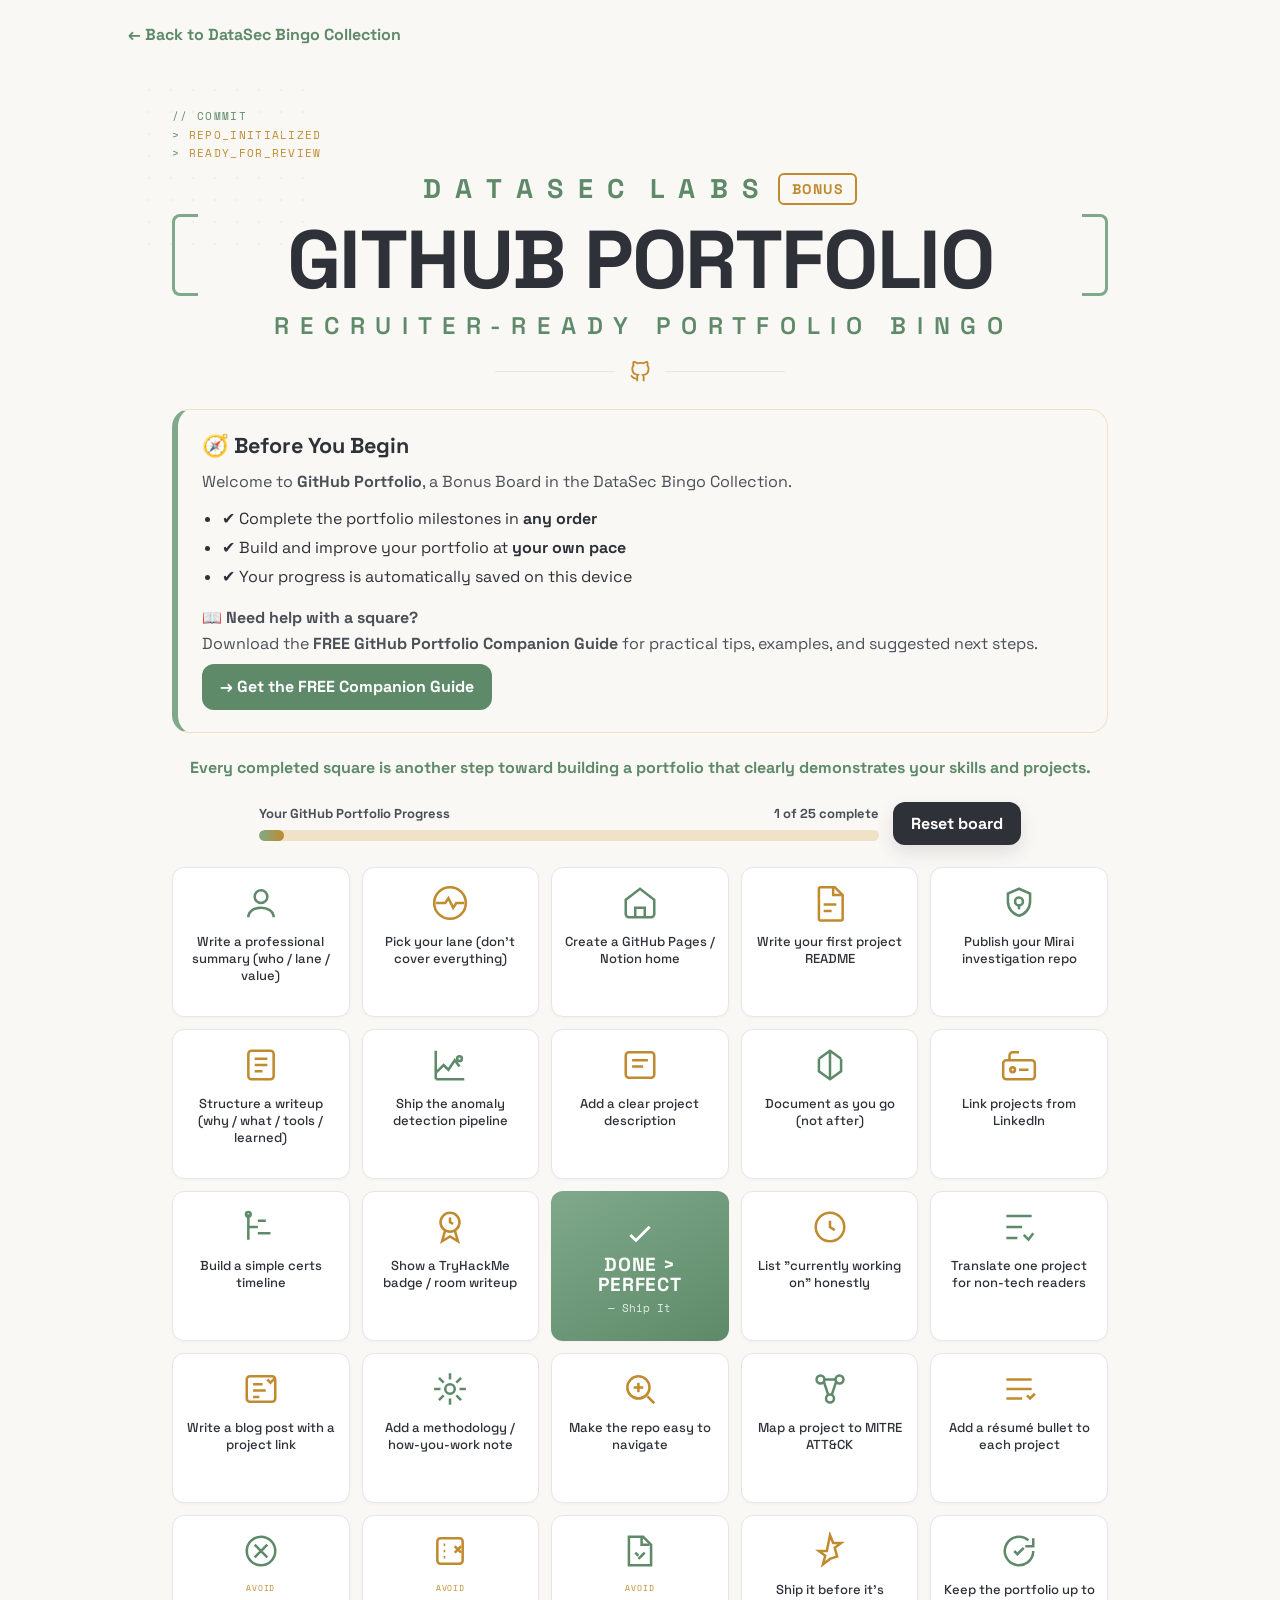
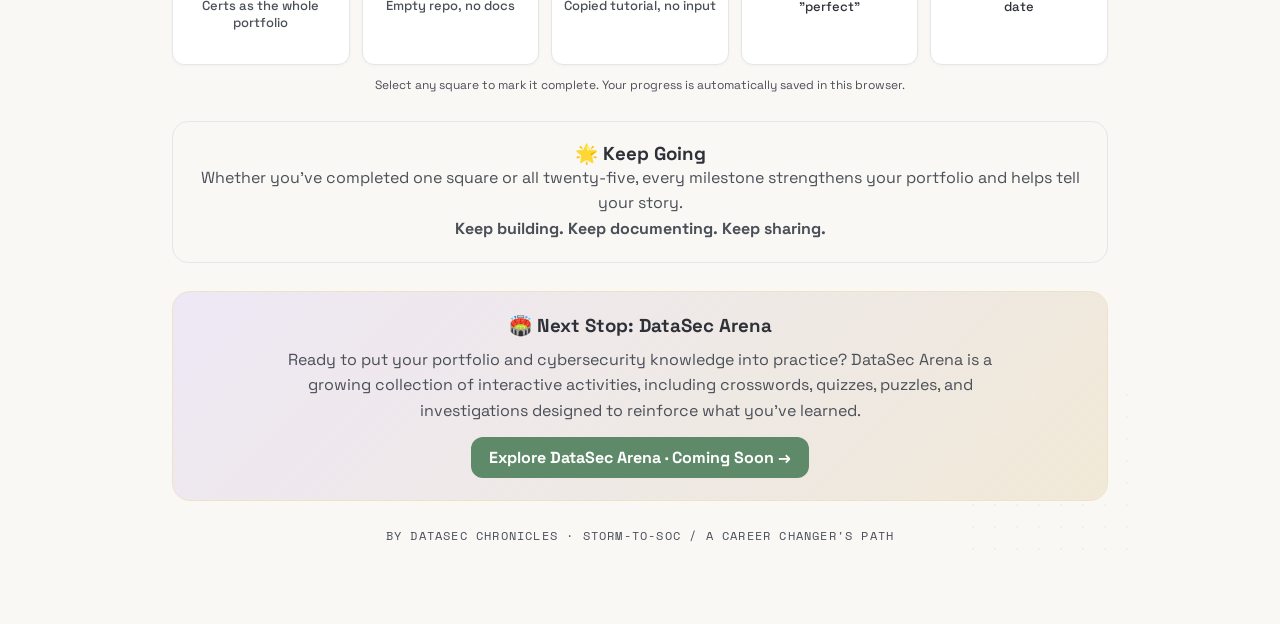
<file: bingo/github-portfolio/index.html>
<!DOCTYPE html>
<html lang="en">
<head>
<meta charset="UTF-8">
<meta name="viewport" content="width=device-width, initial-scale=1.0">
<title>DataSec Chronicles · GitHub Portfolio Bingo · Bonus</title>
<link href="https://fonts.googleapis.com/css2?family=Space+Grotesk:wght@400;500;600;700&family=Space+Mono:wght@400;700&display=swap" rel="stylesheet">
<style>
:root {
  --bg: #FAF8F5;
  --card: #F1F2F4;
  --heading: #2E3138;
  --body: #4A4F58;
  --border: #E4E6EA;
  /* Bonus accent — sage primary, warm gold secondary, in-palette */
  --primary: #7FA98A;
  --primary-deep: #5E8A6A;
  --primary-light: #E4EFE7;
  --secondary: #C08A2E;
  --secondary-light: #F0E2C6;
}
*, *::before, *::after { box-sizing: border-box; margin: 0; padding: 0; }
body {
  background: var(--bg);
  color: var(--body);
  font-family: 'Space Grotesk', sans-serif;
  display: flex;
  flex-direction: column;
  align-items: center;
  padding: 24px 20px 40px;
}
.board {
  width: 1024px;
  max-width: 100%;
  background: var(--bg);
  position: relative;
  padding: 48px 44px 40px;
  overflow: hidden;
}
.board::before, .board::after {
  content: '';
  position: absolute;
  width: 180px; height: 180px;
  background-image: radial-gradient(circle, var(--border) 1.5px, transparent 1.5px);
  background-size: 22px 22px;
  opacity: 0.5;
  pointer-events: none;
}
.board::before { top: 20px; left: 10px; }
.board::after { bottom: 20px; right: 10px; }

.terminal {
  font-family: 'Space Mono', monospace;
  font-size: 11px;
  letter-spacing: 0.12em;
  color: var(--primary-deep);
  line-height: 1.7;
  margin-bottom: 8px;
}
.terminal .dim { color: var(--secondary); }

.brandrow {
  display: flex;
  align-items: center;
  justify-content: center;
  gap: 16px;
}
.brand {
  font-weight: 700;
  font-size: 27px;
  letter-spacing: 0.14em;
  color: var(--primary-deep);
  text-align: center;
}
.vol-badge {
  font-weight: 700;
  font-size: 14px;
  letter-spacing: 0.1em;
  color: var(--secondary);
  border: 2px solid var(--secondary);
  border-radius: 6px;
  padding: 5px 12px;
  white-space: nowrap;
}
.title-wrap { position: relative; padding: 10px 40px 4px; }
.title {
  font-weight: 700;
  font-size: clamp(48px, 8vw, 82px);
  line-height: 0.92;
  letter-spacing: -0.02em;
  text-align: center;
  color: var(--heading);
  margin: 6px 0 2px;
}
.title-wrap::before, .title-wrap::after {
  content: '';
  position: absolute;
  top: 8px; bottom: 8px;
  width: 26px;
}
.title-wrap::before {
  left: 0;
  border-left: 3px solid var(--primary);
  border-top: 3px solid var(--primary);
  border-bottom: 3px solid var(--primary);
  border-radius: 8px 0 0 8px;
}
.title-wrap::after {
  right: 0;
  border-right: 3px solid var(--primary);
  border-top: 3px solid var(--primary);
  border-bottom: 3px solid var(--primary);
  border-radius: 0 8px 8px 0;
}
.subtitle {
  text-align: center;
  font-weight: 600;
  font-size: clamp(16px, 2.3vw, 24px);
  letter-spacing: 0.1em;
  color: var(--primary-deep);
  margin-top: 6px;
}
.divider {
  display: flex;
  align-items: center;
  justify-content: center;
  gap: 14px;
  margin: 20px 0 26px;
}
.divider .line { width: 120px; height: 1px; background: var(--border); }
.divider .mark { width: 22px; height: 22px; color: var(--secondary); }

.grid {
  display: grid;
  grid-template-columns: repeat(5, 1fr);
  gap: 12px;
}
.cell {
  background: #fff;
  border: 1px solid var(--border);
  border-radius: 12px;
  padding: 16px 10px 14px;
  display: flex;
  flex-direction: column;
  align-items: center;
  text-align: center;
  min-height: 150px;
  box-shadow: 0 1px 3px rgba(46,49,56,0.04);
}
.cell .icon { width: 38px; height: 38px; margin-bottom: 12px; color: var(--primary-deep); flex-shrink: 0; }
.cell:nth-child(even) .icon { color: var(--secondary); }
.cell .label { font-size: 13px; font-weight: 500; line-height: 1.3; color: var(--heading); }

/* real-repo squares get a subtle gold corner tag */
.cell.repo { position: relative; border-color: var(--secondary-light); }
.cell.repo::after {
  content: '\2605';
  position: absolute;
  top: 8px; right: 10px;
  font-size: 11px;
  color: var(--secondary);
}
/* avoid squares get a muted look */
.cell.avoid .label { color: var(--body); }
.cell.avoid .avoid-tag {
  font-family: 'Space Mono', monospace;
  font-size: 8px;
  letter-spacing: 0.1em;
  color: var(--secondary);
  text-transform: uppercase;
  margin-bottom: 4px;
}

.cell.free {
  background: linear-gradient(150deg, var(--primary) 0%, var(--primary-deep) 100%);
  border: none;
  justify-content: center;
}
.cell.free .icon { color: #fff; margin-bottom: 6px; width: 32px; height: 32px; }
.cell.free .free-big {
  font-weight: 700; font-size: 19px; letter-spacing: 0.04em;
  color: #fff; line-height: 1.05;
}
.cell.free .free-sub {
  font-size: 10.5px; color: var(--primary-light);
  margin-top: 5px; font-family: 'Space Mono', monospace;
}

.actions {
  display: flex; align-items: center; justify-content: center;
  gap: 10px; margin: 30px 0 18px;
}
.actions .capsule {
  display: flex; align-items: center; gap: 26px;
  border: 1.5px solid var(--secondary-light);
  border-radius: 40px; padding: 10px 30px;
}
.actions .act {
  display: flex; align-items: center; gap: 7px;
  font-weight: 600; font-size: 14px; letter-spacing: 0.1em;
  color: var(--secondary);
}
.actions .act svg { width: 18px; height: 18px; }
.actions .side-line { width: 60px; height: 1px; background: var(--border); }

.url {
  text-align: center; font-weight: 700; font-size: 30px;
  letter-spacing: 0.14em; color: var(--primary-deep);
  display: flex; align-items: center; justify-content: center; gap: 12px;
}
.url .globe { width: 22px; height: 22px; color: var(--secondary); }
.tagline {
  text-align: center; font-family: 'Space Mono', monospace;
  font-size: 13px; letter-spacing: 0.16em; color: var(--body);
  text-transform: uppercase; margin-top: 12px;
  display: flex; align-items: center; justify-content: center; gap: 14px;
}
.tagline .line { width: 40px; height: 1px; background: var(--border); }

.controls {
  display: flex;
  align-items: center;
  justify-content: center;
  gap: 14px;
  flex-wrap: wrap;
  margin: 24px 0 22px;
}
.progress-wrap {
  flex: 1 1 280px;
  max-width: 620px;
  min-width: 220px;
}
.progress-label {
  display: flex;
  justify-content: space-between;
  gap: 16px;
  margin-bottom: 8px;
  color: var(--body);
  font-size: 13px;
  font-weight: 700;
}
.progress-track {
  height: 11px;
  overflow: hidden;
  border-radius: 999px;
  background: var(--secondary-light);
}
.progress-bar {
  width: 0;
  height: 100%;
  border-radius: inherit;
  background: linear-gradient(90deg, var(--primary), var(--secondary));
  transition: width 250ms ease;
}
.reset-button {
  border: 0;
  border-radius: 12px;
  padding: 11px 18px;
  color: #fff;
  background: var(--heading);
  font: inherit;
  font-weight: 700;
  cursor: pointer;
  box-shadow: 0 8px 18px rgba(46,49,56,.12);
}
.reset-button:hover {
  transform: translateY(-1px);
}
.cell[role="button"] {
  cursor: pointer;
  transition: transform .18s ease, box-shadow .18s ease, border-color .18s ease;
}
.cell[role="button"]:hover {
  transform: translateY(-3px);
  box-shadow: 0 8px 18px rgba(46,49,56,.09);
}
.cell[role="button"]:focus-visible {
  outline: 3px solid var(--secondary-light);
  outline-offset: 3px;
}
.cell.completed {
  background: linear-gradient(150deg, var(--primary), var(--primary-deep));
  color: #fff;
  border-color: transparent;
}
.cell.completed .label,
.cell.completed .avoid-tag {
  color: #fff;
}
.cell.completed .icon {
  color: #fff !important;
}
.cell.completed::before {
  content: "✓";
  position: absolute;
  top: 8px;
  right: 10px;
  width: 24px;
  height: 24px;
  display: grid;
  place-items: center;
  border-radius: 50%;
  background: rgba(255,255,255,.22);
  color: #fff;
  font-weight: 700;
}
.cell {
  position: relative;
}
.win-banner {
  display: none;
  margin: 20px auto 0;
  max-width: 700px;
  padding: 13px 16px;
  border-radius: 14px;
  text-align: center;
  background: var(--primary-light);
  color: var(--primary-deep);
  font-weight: 700;
  border: 1px solid var(--secondary-light);
}
.win-banner.show {
  display: block;
}
.hint {
  margin: 12px 0 0;
  text-align: center;
  color: var(--body);
  font-size: 12px;
}
@media (max-width: 760px) {
  .grid { grid-template-columns: repeat(2, minmax(0, 1fr)); }
}
@media (max-width: 420px) {
  .grid { grid-template-columns: 1fr; }
}


.intro-card {
  background: var(--bg);
  border: 1px solid var(--secondary-light);
  border-left: 6px solid var(--primary);
  border-radius: 18px;
  padding: 22px 24px;
  margin: 0 0 24px;
}
.intro-card h2 {
  margin: 0 0 10px;
  font-size: 1.35rem;
  color: var(--heading);
}
.intro-card p {
  line-height: 1.6;
  color: var(--body);
}
.intro-card ul {
  margin: 14px 0 18px;
  padding-left: 20px;
  color: var(--heading);
}
.intro-card li {
  margin-bottom: 8px;
}
.guide-btn {
  display: inline-block;
  margin-top: 8px;
  background: var(--primary-deep);
  color: #fff !important;
  padding: 10px 18px;
  border-radius: 12px;
  text-decoration: none;
  font-weight: 700;
}
.guide-btn:hover {
  background: var(--heading);
}
.board-lead {
  text-align: center;
  font-weight: 700;
  color: var(--primary-deep);
  margin: 8px 0 18px;
}


.top-nav {
  width: min(1024px, 100%);
  margin: 0 auto 14px;
}
.back-link {
  display: inline-block;
  color: var(--primary-deep);
  font-weight: 700;
  text-decoration: none;
}
.back-link:hover {
  text-decoration: underline;
}
.motivation {
  margin: 28px auto 20px;
  padding: 20px;
  background: var(--bg);
  border-radius: 16px;
  border: 1px solid var(--border);
  text-align: center;
}
.motivation h3 {
  margin-top: 0;
  color: var(--heading);
}
.motivation p {
  color: var(--body);
  line-height: 1.6;
}
.simple-footer {
  margin-top: 26px;
  text-align: center;
  font-family: 'Space Mono', monospace;
  font-size: 12px;
  letter-spacing: 0.1em;
  color: var(--body);
  text-transform: uppercase;
}


@media (max-width: 900px) {
  .board {
    padding: 36px 24px 32px;
  }

  .title-wrap {
    padding-left: 28px;
    padding-right: 28px;
  }

  .brand {
    font-size: 22px;
  }
}

@media (max-width: 620px) {
  body {
    padding-left: 10px;
    padding-right: 10px;
  }

  .board {
    padding: 28px 14px 24px;
  }

  .brandrow {
    gap: 10px;
  }

  .brand {
    font-size: 16px;
    letter-spacing: .1em;
  }

  .vol-badge {
    font-size: 11px;
    padding: 5px 9px;
  }

  .title-wrap {
    padding-left: 20px;
    padding-right: 20px;
  }

  .title {
    font-size: clamp(38px, 13vw, 60px);
  }

  .subtitle {
    font-size: 14px;
    letter-spacing: .07em;
  }

  .terminal {
    font-size: 9px;
  }
}


.arena-next{
  margin:28px auto 20px;
  padding:22px 24px;
  background:linear-gradient(135deg, rgba(205,190,246,.28), rgba(232,221,192,.55));
  border:1px solid var(--secondary-light);
  border-radius:18px;
  text-align:center;
}
.arena-next h3{
  margin:0 0 10px;
  color:var(--heading);
}
.arena-next p{
  margin:0 auto 14px;
  max-width:760px;
  color:var(--body);
  line-height:1.6;
}
.arena-next a{
  display:inline-block;
  color:#fff;
  background:var(--primary-deep);
  padding:10px 18px;
  border-radius:12px;
  text-decoration:none;
  font-weight:800;
}
.arena-next a:hover{
  background:var(--heading);
}

</style>
</head>
<body>
<div class="top-nav">
  <a class="back-link" href="../">← Back to DataSec Bingo Collection</a>
</div>
<div class="board" id="board">

  <div class="terminal">
    // COMMIT<br>
    &gt; <span class="dim">REPO_INITIALIZED</span><br>
    &gt; <span class="dim">READY_FOR_REVIEW</span>
  </div>

  <div class="brandrow">
    <div class="brand">D A T A S E C&nbsp;&nbsp;L A B S</div>
    <div class="vol-badge">BONUS</div>
  </div>

  <div class="title-wrap">
    <div class="title">GITHUB&nbsp;PORTFOLIO</div>
  </div>

  <div class="subtitle">R E C R U I T E R - R E A D Y &nbsp; P O R T F O L I O &nbsp; B I N G O</div>

  <div class="divider">
    <span class="line"></span>
    <svg class="mark" viewBox="0 0 24 24" fill="none" stroke="currentColor" stroke-width="2"><path d="M9 19c-5 1.5-5-2.5-7-3m14 6v-3.9a3.4 3.4 0 0 0-.9-2.6c3-.3 6.2-1.5 6.2-6.7A5.2 5.2 0 0 0 20 4.8 4.8 4.8 0 0 0 19.9 1S18.7.6 16 2.5a13.4 13.4 0 0 0-7 0C6.3.6 5.1 1 5.1 1A4.8 4.8 0 0 0 5 4.8a5.2 5.2 0 0 0-1.4 3.7c0 5.1 3.2 6.4 6.2 6.7A3.4 3.4 0 0 0 9 17.8V22"/></svg>
    <span class="line"></span>
  </div>



  <div class="intro-card">
    <h2>🧭 Before You Begin</h2>
    <p>Welcome to <strong>GitHub Portfolio</strong>, a Bonus Board in the DataSec Bingo Collection.</p>
    <ul>
      <li>✔ Complete the portfolio milestones in <strong>any order</strong></li>
      <li>✔ Build and improve your portfolio at <strong>your own pace</strong></li>
      <li>✔ Your progress is automatically saved on this device</li>
    </ul>
    <p>
      <strong>📖 Need help with a square?</strong><br>
      Download the <strong>FREE GitHub Portfolio Companion Guide</strong> for practical tips, examples, and suggested next steps.
    </p>
    <p>
      <a class="guide-btn" href="https://www.datasecchronicles.com/share-the-journey">
        → Get the FREE Companion Guide
      </a>
    </p>
  </div>

  <p class="board-lead">
    Every completed square is another step toward building a portfolio that clearly demonstrates your skills and projects.
  </p>

  <div class="controls">
    <div class="progress-wrap" aria-live="polite">
      <div class="progress-label">
        <span>Your GitHub Portfolio Progress</span>
        <span id="progressText">1 of 25 complete</span>
      </div>
      <div class="progress-track" aria-hidden="true">
        <div class="progress-bar" id="progressBar"></div>
      </div>
    </div>
    <button class="reset-button" id="resetButton" type="button">Reset board</button>
  </div>

  <div class="grid" id="bingoGrid">

    <!-- Row 0 -->
    <div class="cell" data-square-id="professional-summary" role="button" tabindex="0" aria-pressed="false">
      <svg class="icon" viewBox="0 0 24 24" fill="none" stroke="currentColor" stroke-width="1.6"><circle cx="12" cy="8" r="4"/><path d="M4 21c0-4 4-6 8-6s8 2 8 6"/></svg>
      <div class="label">Write a professional summary (who / lane / value)</div>
    </div>
    <div class="cell" data-square-id="pick-your-lane" role="button" tabindex="0" aria-pressed="false">
      <svg class="icon" viewBox="0 0 24 24" fill="none" stroke="currentColor" stroke-width="1.6"><path d="M3 12h6l2-3 3 6 2-3h5"/><circle cx="12" cy="12" r="10"/></svg>
      <div class="label">Pick your lane (don't cover everything)</div>
    </div>
    <div class="cell" data-square-id="github-pages-home" role="button" tabindex="0" aria-pressed="false">
      <svg class="icon" viewBox="0 0 24 24" fill="none" stroke="currentColor" stroke-width="1.6"><path d="M3 10l9-7 9 7v9a2 2 0 0 1-2 2H5a2 2 0 0 1-2-2z"/><path d="M9 21v-6h6v6"/></svg>
      <div class="label">Create a GitHub Pages / Notion home</div>
    </div>
    <div class="cell" data-square-id="first-readme" role="button" tabindex="0" aria-pressed="false">
      <svg class="icon" viewBox="0 0 24 24" fill="none" stroke="currentColor" stroke-width="1.6"><path d="M6 2h9l5 5v15a1 1 0 0 1-1 1H6a1 1 0 0 1-1-1V3a1 1 0 0 1 1-1z"/><path d="M14 2v5h5"/><path d="M8 13h8M8 17h5"/></svg>
      <div class="label">Write your first project README</div>
    </div>
    <div class="cell" data-square-id="mirai-investigation-repo" role="button" tabindex="0" aria-pressed="false">
      <svg class="icon" viewBox="0 0 24 24" fill="none" stroke="currentColor" stroke-width="1.6"><path d="M12 3l7 3v5c0 4.5-3 8-7 9-4-1-7-4.5-7-9V6l7-3z"/><circle cx="12" cy="11" r="2.5"/><path d="M12 13.5V16"/></svg>
      <div class="label">Publish your Mirai investigation repo</div>
    </div>

    <!-- Row 1 -->
    <div class="cell" data-square-id="structure-writeup" role="button" tabindex="0" aria-pressed="false">
      <svg class="icon" viewBox="0 0 24 24" fill="none" stroke="currentColor" stroke-width="1.6"><rect x="4" y="3" width="16" height="18" rx="2"/><path d="M8 8h8M8 12h8M8 16h5"/></svg>
      <div class="label">Structure a writeup (why / what / tools / learned)</div>
    </div>
    <div class="cell" data-square-id="anomaly-detection-pipeline" role="button" tabindex="0" aria-pressed="false">
      <svg class="icon" viewBox="0 0 24 24" fill="none" stroke="currentColor" stroke-width="1.6"><path d="M3 17l5-5 3 3 4-6 3 4"/><circle cx="18" cy="8" r="1.5"/><path d="M3 21h18M3 3v18"/></svg>
      <div class="label">Ship the anomaly detection pipeline</div>
    </div>
    <div class="cell" data-square-id="project-description" role="button" tabindex="0" aria-pressed="false">
      <svg class="icon" viewBox="0 0 24 24" fill="none" stroke="currentColor" stroke-width="1.6"><rect x="3" y="4" width="18" height="16" rx="2"/><path d="M7 9h10M7 13h7"/></svg>
      <div class="label">Add a clear project description</div>
    </div>
    <div class="cell" data-square-id="document-as-you-go" role="button" tabindex="0" aria-pressed="false">
      <svg class="icon" viewBox="0 0 24 24" fill="none" stroke="currentColor" stroke-width="1.6"><path d="M12 3v18M5 8l7-5 7 5"/><path d="M5 8v8l7 5 7-5V8"/></svg>
      <div class="label">Document as you go (not after)</div>
    </div>
    <div class="cell" data-square-id="link-from-linkedin" role="button" tabindex="0" aria-pressed="false">
      <svg class="icon" viewBox="0 0 24 24" fill="none" stroke="currentColor" stroke-width="1.6"><rect x="2" y="9" width="20" height="12" rx="2"/><path d="M6 9V6a2 2 0 0 1 2-2h4"/><circle cx="8" cy="15" r="1.5"/><path d="M12 15h6"/></svg>
      <div class="label">Link projects from LinkedIn</div>
    </div>

    <!-- Row 2 -->
    <div class="cell" data-square-id="certs-timeline" role="button" tabindex="0" aria-pressed="false">
      <svg class="icon" viewBox="0 0 24 24" fill="none" stroke="currentColor" stroke-width="1.6"><path d="M4 4v16M4 12h6M10 8h5M10 16h8"/><circle cx="4" cy="4" r="1.5"/></svg>
      <div class="label">Build a simple certs timeline</div>
    </div>
    <div class="cell" data-square-id="tryhackme-badge-writeup" role="button" tabindex="0" aria-pressed="false">
      <svg class="icon" viewBox="0 0 24 24" fill="none" stroke="currentColor" stroke-width="1.6"><circle cx="12" cy="9" r="6"/><path d="M9 14l-2 7 5-3 5 3-2-7"/><path d="M12 6v3l2 1"/></svg>
      <div class="label">Show a TryHackMe badge / room writeup</div>
    </div>

    <div class="cell free" data-square-id="free-space" role="button" aria-disabled="true" aria-pressed="true">
      <svg class="icon" viewBox="0 0 24 24" fill="currentColor" stroke="none"><path d="M9 16.2l-3.5-3.5L4 14.2 9 19l11-11-1.5-1.5z"/></svg>
      <div class="free-big">DONE &gt;<br>PERFECT</div>
      <div class="free-sub">— Ship It</div>
    </div>

    <div class="cell" data-square-id="currently-working-on" role="button" tabindex="0" aria-pressed="false">
      <svg class="icon" viewBox="0 0 24 24" fill="none" stroke="currentColor" stroke-width="1.6"><circle cx="12" cy="12" r="9"/><path d="M12 8v4l3 2"/></svg>
      <div class="label">List "currently working on" honestly</div>
    </div>
    <div class="cell" data-square-id="translate-for-nontech" role="button" tabindex="0" aria-pressed="false">
      <svg class="icon" viewBox="0 0 24 24" fill="none" stroke="currentColor" stroke-width="1.6"><path d="M4 5h16M4 12h10M4 19h7"/><path d="M15 17l3 3 3-4"/></svg>
      <div class="label">Translate one project for non-tech readers</div>
    </div>

    <!-- Row 3 -->
    <div class="cell" data-square-id="blog-post-project-link" role="button" tabindex="0" aria-pressed="false">
      <svg class="icon" viewBox="0 0 24 24" fill="none" stroke="currentColor" stroke-width="1.6"><rect x="3" y="4" width="18" height="16" rx="2"/><path d="M7 9h6M7 13h8M7 17h4"/><path d="M16 6l2 2 3-3"/></svg>
      <div class="label">Write a blog post with a project link</div>
    </div>
    <div class="cell" data-square-id="methodology-note" role="button" tabindex="0" aria-pressed="false">
      <svg class="icon" viewBox="0 0 24 24" fill="none" stroke="currentColor" stroke-width="1.6"><circle cx="12" cy="12" r="3"/><path d="M12 2v4M12 18v4M2 12h4M18 12h4M5 5l3 3M16 16l3 3M5 19l3-3M16 8l3-3"/></svg>
      <div class="label">Add a methodology / how-you-work note</div>
    </div>
    <div class="cell" data-square-id="repo-navigation" role="button" tabindex="0" aria-pressed="false">
      <svg class="icon" viewBox="0 0 24 24" fill="none" stroke="currentColor" stroke-width="1.6"><circle cx="11" cy="11" r="7"/><path d="M21 21l-4.3-4.3"/><path d="M11 8v6M8 11h6"/></svg>
      <div class="label">Make the repo easy to navigate</div>
    </div>
    <div class="cell" data-square-id="mitre-attack-mapping" role="button" tabindex="0" aria-pressed="false">
      <svg class="icon" viewBox="0 0 24 24" fill="none" stroke="currentColor" stroke-width="1.6"><circle cx="6" cy="6" r="2.5"/><circle cx="18" cy="6" r="2.5"/><circle cx="12" cy="18" r="2.5"/><path d="M8 7l3 9M16 7l-3 9M8 6h8"/></svg>
      <div class="label">Map a project to MITRE ATT&amp;CK</div>
    </div>
    <div class="cell" data-square-id="resume-bullet" role="button" tabindex="0" aria-pressed="false">
      <svg class="icon" viewBox="0 0 24 24" fill="none" stroke="currentColor" stroke-width="1.6"><path d="M4 6h16M4 12h16M4 18h10"/><path d="M17 16l2 2 3-3"/></svg>
      <div class="label">Add a résumé bullet to each project</div>
    </div>

    <!-- Row 4 — mistakes flipped -->
    <div class="cell avoid" data-square-id="avoid-certs-only" role="button" tabindex="0" aria-pressed="false">
      <svg class="icon" viewBox="0 0 24 24" fill="none" stroke="currentColor" stroke-width="1.6"><circle cx="12" cy="12" r="9"/><path d="M8 8l8 8M16 8l-8 8"/></svg>
      <div class="avoid-tag">avoid</div>
      <div class="label">Certs as the whole portfolio</div>
    </div>
    <div class="cell avoid" data-square-id="avoid-empty-repo" role="button" tabindex="0" aria-pressed="false">
      <svg class="icon" viewBox="0 0 24 24" fill="none" stroke="currentColor" stroke-width="1.6"><rect x="4" y="4" width="16" height="16" rx="2"/><path d="M8 8h1M8 12h1M8 16h1"/><path d="M15 9l4 4M19 9l-4 4"/></svg>
      <div class="avoid-tag">avoid</div>
      <div class="label">Empty repo, no docs</div>
    </div>
    <div class="cell avoid" data-square-id="avoid-copied-tutorial" role="button" tabindex="0" aria-pressed="false">
      <svg class="icon" viewBox="0 0 24 24" fill="none" stroke="currentColor" stroke-width="1.6"><path d="M5 3h9l5 5v13H5z"/><path d="M13 3v5h5"/><path d="M9 13l2 2M15 13l-4 4"/></svg>
      <div class="avoid-tag">avoid</div>
      <div class="label">Copied tutorial, no input</div>
    </div>
    <div class="cell" data-square-id="ship-before-perfect" role="button" tabindex="0" aria-pressed="false">
      <svg class="icon" viewBox="0 0 24 24" fill="none" stroke="currentColor" stroke-width="1.6"><path d="M12 2l2 5h5l-4 3 1.5 5.5L12 17l-4.5 3.5L9 15 5 12h5z"/></svg>
      <div class="label">Ship it before it's "perfect"</div>
    </div>
    <div class="cell" data-square-id="keep-current" role="button" tabindex="0" aria-pressed="false">
      <svg class="icon" viewBox="0 0 24 24" fill="none" stroke="currentColor" stroke-width="1.6"><path d="M21 12a9 9 0 1 1-3-6.7"/><path d="M21 4v5h-5"/><path d="M9 12l2 2 4-4"/></svg>
      <div class="label">Keep the portfolio up to date</div>
    </div>

  </div>

  <div class="win-banner" id="winBanner" role="status">Bingo! You completed a full row, column, or diagonal.</div>
  <p class="hint">Select any square to mark it complete. Your progress is automatically saved in this browser.</p>

  <div class="motivation">
    <h3>🌟 Keep Going</h3>
    <p>Whether you've completed one square or all twenty-five, every milestone strengthens your portfolio and helps tell your story.</p>
    <p><strong>Keep building. Keep documenting. Keep sharing.</strong></p>
  </div>

  
  <div class="arena-next">
    <h3>🏟️ Next Stop: DataSec Arena</h3>
    <p>
      Ready to put your portfolio and cybersecurity knowledge into practice?
      DataSec Arena is a growing collection of interactive activities, including
      crosswords, quizzes, puzzles, and investigations designed to reinforce what you've learned.
    </p>
    <a href="../../arena/">Explore DataSec Arena · Coming Soon →</a>
  </div>

  <div class="simple-footer">
    by DataSec Chronicles · storm-to-soc / a career changer's path
  </div>

</div>

<script>
  (function () {
    const boardId = "github-portfolio";
    const boardVersion = 1;
    const storageKey = "datasec-github-portfolio-bingo";
    const legacyStorageKey = "datasec-github-portfolio-bingo-v1";
    const freeSpaceId = "free-space";

    const tiles = Array.from(document.querySelectorAll(".cell[data-square-id]"));
    const progressText = document.getElementById("progressText");
    const progressBar = document.getElementById("progressBar");
    const resetButton = document.getElementById("resetButton");
    const winBanner = document.getElementById("winBanner");

    function loadProgress() {
      try {
        const saved = JSON.parse(localStorage.getItem(storageKey) || "null");
        if (saved && Array.isArray(saved.completed)) {
          return new Set(saved.completed);
        }
      } catch {}

      try {
        const legacy = JSON.parse(localStorage.getItem(legacyStorageKey) || "[]");
        if (Array.isArray(legacy)) {
          return new Set(
            legacy
              .filter(index => Number.isInteger(index) && tiles[index])
              .map(index => tiles[index].dataset.squareId)
          );
        }
      } catch {}

      return new Set();
    }

    let completed = loadProgress();
    completed.add(freeSpaceId);

    function saveProgress() {
      const updatedAt = Date.now();

      localStorage.setItem(storageKey, JSON.stringify({
        board: boardId,
        version: boardVersion,
        completed: [...completed],
        updatedAt
      }));

      const legacyIndexes = tiles
        .map((tile, index) => completed.has(tile.dataset.squareId) ? index : null)
        .filter(index => index !== null);

      localStorage.setItem(legacyStorageKey, JSON.stringify(legacyIndexes));
      localStorage.setItem(`${legacyStorageKey}:updated`, String(updatedAt));
    }

    function hasBingo() {
      const lines = [
        [0,1,2,3,4], [5,6,7,8,9], [10,11,12,13,14],
        [15,16,17,18,19], [20,21,22,23,24],
        [0,5,10,15,20], [1,6,11,16,21], [2,7,12,17,22],
        [3,8,13,18,23], [4,9,14,19,24],
        [0,6,12,18,24], [4,8,12,16,20]
      ];

      return lines.some(line =>
        line.every(index => completed.has(tiles[index].dataset.squareId))
      );
    }

    function updateUI() {
      tiles.forEach(tile => {
        const id = tile.dataset.squareId;
        const isDone = completed.has(id);

        tile.classList.toggle("completed", isDone && id !== freeSpaceId);
        tile.setAttribute("aria-pressed", isDone ? "true" : "false");
      });

      const count = tiles.filter(tile =>
        completed.has(tile.dataset.squareId)
      ).length;

      progressText.textContent = `${count} of ${tiles.length} complete`;
      progressBar.style.width = `${Math.round((count / tiles.length) * 100)}%`;
      winBanner.classList.toggle("show", hasBingo());
      saveProgress();
    }

    function toggleTile(tile) {
      const id = tile.dataset.squareId;
      if (id === freeSpaceId) return;

      if (completed.has(id)) {
        completed.delete(id);
      } else {
        completed.add(id);
      }

      updateUI();
    }

    tiles.forEach(tile => {
      if (tile.dataset.squareId === freeSpaceId) return;

      tile.addEventListener("click", () => toggleTile(tile));
      tile.addEventListener("keydown", event => {
        if (event.key === "Enter" || event.key === " ") {
          event.preventDefault();
          toggleTile(tile);
        }
      });
    });

    resetButton.addEventListener("click", () => {
      completed = new Set([freeSpaceId]);
      updateUI();
    });

    updateUI();
  })();
</script>

</body>
</html>
</file>
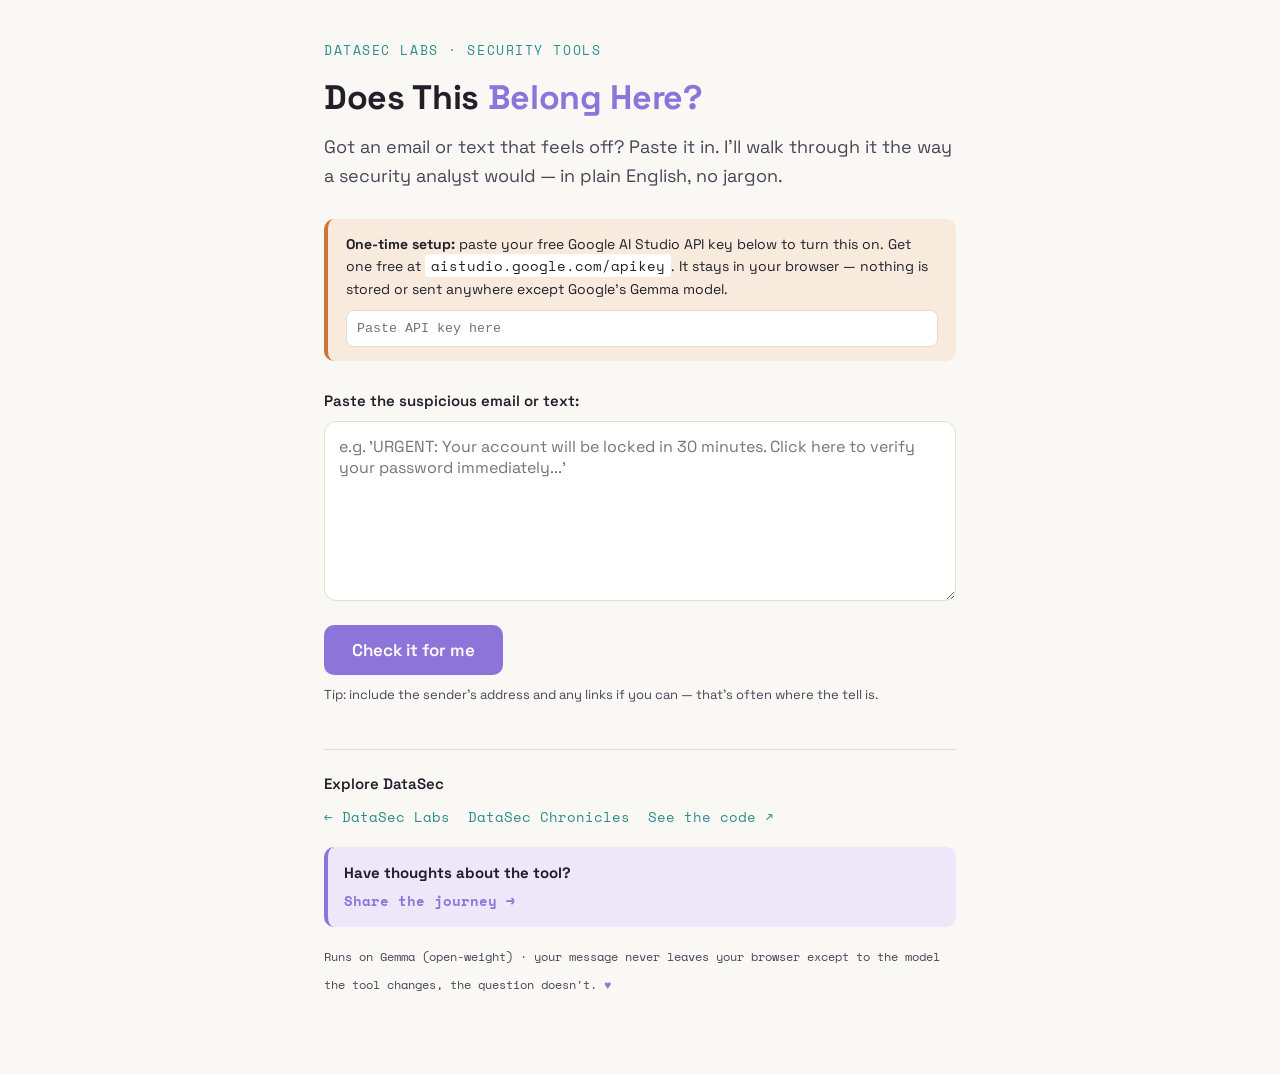
<file: tools/does-this-belong-here/index.html>
<!DOCTYPE html>
<html lang="en">
<head>
<meta charset="UTF-8">
<meta name="viewport" content="width=device-width, initial-scale=1.0">
<title>Does This Belong Here? — a friendly phishing check</title>
<link href="https://fonts.googleapis.com/css2?family=Space+Grotesk:wght@400;500;600;700&family=Space+Mono:wght@400;700&display=swap" rel="stylesheet">
<style>
  :root{
    --off-white:#FAF8F5; --lavender:#8C74D9; --lavender-soft:#ede8f9;
    --teal:#2E8C8A; --teal-soft:#e0efee; --ink:#221f2b; --ink-soft:#4a4556;
    --rule:#e4ddd3; --amber:#c8783a; --amber-soft:#f8ebde; --red:#b03a5b;
  }
  *{box-sizing:border-box;}
  body{margin:0;background:var(--off-white);color:var(--ink);
    font-family:'Space Grotesk',system-ui,sans-serif;line-height:1.6;}
  .wrap{max-width:680px;margin:0 auto;padding:40px 24px 80px;}
  .eyebrow{font-family:'Space Mono',monospace;font-size:13px;letter-spacing:0.12em;
    text-transform:uppercase;color:var(--teal);margin:0 0 10px;}
  h1{font-size:34px;font-weight:700;margin:0 0 8px;letter-spacing:-0.01em;}
  h1 .q{color:var(--lavender);}
  .sub{color:var(--ink-soft);font-size:18px;margin:0 0 28px;}
  label{display:block;font-weight:600;margin:0 0 8px;font-size:15px;}
  textarea{width:100%;min-height:180px;padding:14px;border:1.5px solid var(--rule);
    border-radius:12px;font-family:inherit;font-size:16px;resize:vertical;background:#fff;}
  textarea:focus{outline:none;border-color:var(--lavender);}
  .btn{margin-top:16px;background:var(--lavender);color:#fff;border:none;
    padding:14px 28px;border-radius:10px;font-family:inherit;font-size:17px;font-weight:600;
    cursor:pointer;}
  .btn:disabled{opacity:.5;cursor:default;}
  .hint{font-size:13px;color:var(--ink-soft);margin-top:10px;}
  .result{margin-top:28px;padding:22px;border-radius:14px;background:var(--lavender-soft);
    border-left:4px solid var(--lavender);white-space:pre-wrap;font-size:16px;display:none;}
  .result.show{display:block;}
  .result h3{margin:0 0 10px;font-family:'Space Mono',monospace;font-size:13px;
    letter-spacing:0.08em;text-transform:uppercase;color:var(--lavender);}
  .footer{margin-top:44px;padding-top:22px;border-top:1px solid var(--rule);
    color:var(--ink-soft);}
  .footer-nav{font-family:'Space Mono',monospace;font-size:14px;
    display:flex;flex-wrap:wrap;gap:8px 18px;align-items:center;margin-bottom:18px;}
  .footer-label{flex:1 1 100%;font-family:'Space Grotesk',system-ui,sans-serif;
    font-size:15px;font-weight:600;color:var(--ink);margin-bottom:2px;}
  .footer a{color:var(--teal);text-decoration:none;}
  .footer a:hover{color:var(--lavender);text-decoration:underline;}
  .feedback-card{background:var(--lavender-soft);border-left:4px solid var(--lavender);
    border-radius:10px;padding:14px 16px;margin:0 0 20px;}
  .feedback-card strong{display:block;font-family:'Space Grotesk',system-ui,sans-serif;
    font-size:15px;color:var(--ink);margin-bottom:3px;}
  .feedback-card a{font-family:'Space Mono',monospace;font-size:14px;font-weight:700;
    color:var(--lavender);}
  .footer-note{font-family:'Space Mono',monospace;font-size:12px;
    display:flex;justify-content:space-between;flex-wrap:wrap;gap:8px 18px;}
  .brand-link{color:var(--teal);text-decoration:none;}
  .brand-link:hover{color:var(--lavender);text-decoration:underline;}
  .heart{color:var(--lavender);}
  .setup{background:var(--amber-soft);border-left:4px solid var(--amber);
    padding:14px 18px;border-radius:10px;font-size:14px;margin:0 0 28px;}
  .setup code{background:#fff;padding:1px 6px;border-radius:4px;font-family:'Space Mono',monospace;}
</style>
</head>
<body>
<div class="wrap">
  <p class="eyebrow"><a href="https://labs.datasecchronicles.com/" class="brand-link">DataSec Labs</a> · Security Tools</p>
  <h1>Does This <span class="q">Belong Here?</span></h1>
  <p class="sub">Got an email or text that feels off? Paste it in. I'll walk through it the way a security analyst would — in plain English, no jargon.</p>

  <div class="setup" id="setup">
    <strong>One-time setup:</strong> paste your free Google AI Studio API key below to turn this on.
    Get one free at <code>aistudio.google.com/apikey</code>. It stays in your browser — nothing is stored or sent anywhere except Google's Gemma model.
    <input id="apikey" type="password" placeholder="Paste API key here" style="width:100%;margin-top:10px;padding:10px;border:1.5px solid var(--rule);border-radius:8px;font-family:monospace;">
  </div>

  <label for="msg">Paste the suspicious email or text:</label>
  <textarea id="msg" placeholder="e.g. 'URGENT: Your account will be locked in 30 minutes. Click here to verify your password immediately...'"></textarea>
  <button class="btn" id="go">Check it for me</button>
  <p class="hint">Tip: include the sender's address and any links if you can — that's often where the tell is.</p>

  <div class="result" id="result">
    <h3>What I'm seeing</h3>
    <div id="out"></div>
  </div>

  <div class="footer">
    <div class="footer-nav">
      <div class="footer-label">Explore DataSec</div>
      <a href="https://labs.datasecchronicles.com/">← DataSec Labs</a>
      <a href="https://www.datasecchronicles.com/">DataSec Chronicles</a>
      <a href="https://github.com/Tash925/does-this-belong-here">See the code ↗</a>
    </div>

    <div class="feedback-card">
      <strong>Have thoughts about the tool?</strong>
      <a href="https://www.datasecchronicles.com/share-the-journey">Share the journey →</a>
    </div>

    <div class="footer-note">
      <span>Runs on Gemma (open-weight) · your message never leaves your browser except to the model</span>
      <span>the tool changes, the question doesn't. <span class="heart">&#9829;</span></span>
    </div>
  </div>
</div>

<script>
const SYSTEM_PROMPT = `You are a warm, plain-spoken security helper for people who are NOT technical — think someone's mom or husband who keeps getting spam. A person will paste an email or text. Help them decide if it's a phishing scam.

CRITICAL OUTPUT RULES — follow exactly:
- Output ONLY the final answer below. Do NOT show any reasoning, planning, notes, role descriptions, self-correction, or drafts. No "let me think," no bullet points about your process. Just the finished answer the person reads.
- Use simple, friendly language. No jargon. Never shame them for asking.
- Keep the whole thing short.

Format your answer EXACTLY like this and nothing else:

Verdict: <one short line — "This looks safe," "Be careful — a few red flags," or "This looks like a scam.">

What I noticed:
• <red flag> — <why it matters, in plain words>
• <red flag> — <why it matters>
(2 to 4 bullets, only the ones that actually apply)

What to do: <one clear, calm next step>

Does this belong here?`;

const go = document.getElementById('go');
const out = document.getElementById('out');
const result = document.getElementById('result');

go.addEventListener('click', async () => {
  const key = document.getElementById('apikey').value.trim();
  const msg = document.getElementById('msg').value.trim();
  if (!key) { alert('Paste your free API key in the setup box first.'); return; }
  if (!msg) { alert('Paste the suspicious message first.'); return; }

  go.disabled = true; go.textContent = 'Looking it over...';
  result.classList.add('show'); out.textContent = 'Thinking like an analyst...';

  try {
    // 1) Ask Google which models THIS key can use, and pick a Gemma one that supports generateContent.
    const listRes = await fetch(
      'https://generativelanguage.googleapis.com/v1beta/models?key=' + encodeURIComponent(key) + '&pageSize=200'
    );
    const listData = await listRes.json();
    if (listData?.error) throw new Error(listData.error.message);

    const models = (listData.models || []).filter(m =>
      (m.supportedGenerationMethods || []).includes('generateContent')
    );
    // Prefer Gemma (open-weight) models; fall back to any available model.
    const gemmas = models.filter(m => /gemma/i.test(m.name));
    const pick = (gemmas[0] || models[0]);
    if (!pick) throw new Error('No usable models found for this key.');
    const modelName = pick.name.replace(/^models\//, '');

    // 2) Call it.
    const res = await fetch(
      'https://generativelanguage.googleapis.com/v1beta/models/' + modelName + ':generateContent?key=' + encodeURIComponent(key),
      {
        method: 'POST',
        headers: { 'Content-Type': 'application/json' },
        body: JSON.stringify({
          contents: [{ parts: [{ text: SYSTEM_PROMPT + '\n\n--- MESSAGE TO CHECK ---\n' + msg }] }]
        })
      }
    );
    const data = await res.json();
    if (data?.error) throw new Error(data.error.message);
    let text = data?.candidates?.[0]?.content?.parts?.[0]?.text || '';
    // Safety net: some models think out loud. The FINAL answer is always the LAST
    // 'Verdict:' block, so cut to the last occurrence to skip all the scratch work.
    const matches = [...text.matchAll(/verdict\s*:/gi)];
    if (matches.length) text = text.slice(matches[matches.length - 1].index);
    // Also strip any stray markdown asterisks/bullets the model adds.
    text = text.replace(/^[\s>*#-]+/gm, m => m.replace(/[*#>]/g,'')).trim();
    out.textContent = text || 'Hmm, I could not read a response from the model.';
  } catch (e) {
    out.textContent = 'Something went wrong: ' + e.message;
  } finally {
    go.disabled = false; go.textContent = 'Check it for me';
  }
});
</script>
</body>
</html>
</file>
